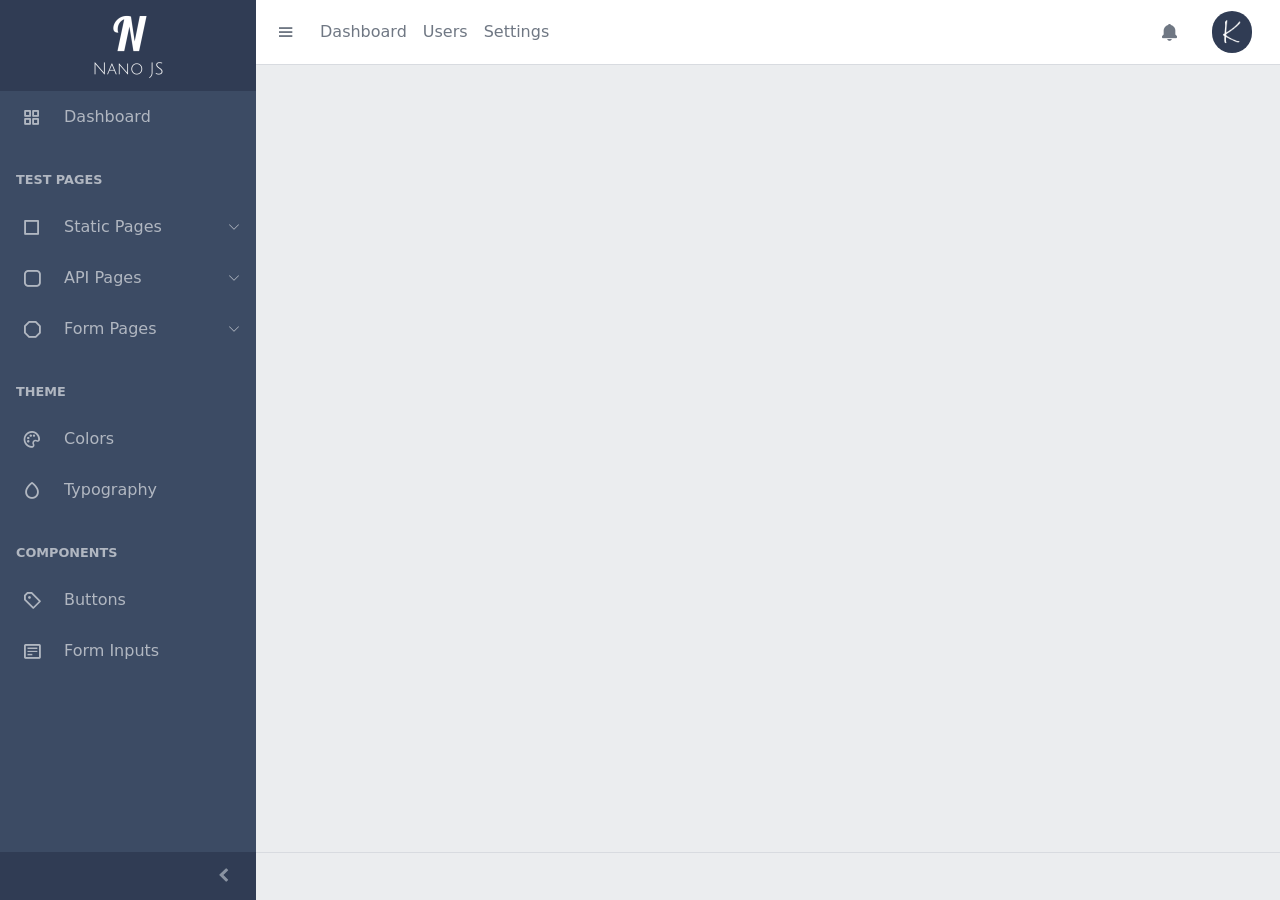
<file: index.html>
<html lang="en">
  <head>
    <meta charset="utf-8" />
    <meta http-equiv="X-UA-Compatible" content="IE=edge" />
    <meta
      name="viewport"
      content="width=device-width, initial-scale=1.0, shrink-to-fit=no"
    />
    <title>Admin | NanoJS</title>
    <link
      href="https://cdn.jsdelivr.net/npm/bootstrap@5.0.2/dist/css/bootstrap.min.css"
      rel="stylesheet"
      integrity="sha384-EVSTQN3/azprG1Anm3QDgpJLIm9Nao0Yz1ztcQTwFspd3yD65VohhpuuCOmLASjC"
      crossorigin="anonymous"
    />
    <link
      href="https://unpkg.com/boxicons@2.1.1/css/boxicons.min.css"
      rel="stylesheet"
    />
    <link href="/assets/global/adminGlobal.css" rel="stylesheet" />
    <link href="/assets/global/adminSimplebar.css" rel="stylesheet" />
  </head>
  <body cz-shortcut-listen="true">
    <div class="sidebar sidebar-dark sidebar-fixed" id="sidebar">
      <div class="sidebar-brand d-none d-md-flex">
        <span class="sidebar-brand-full"
          ><img src="/assets/images/logo.png"
        /></span>
        <span class="sidebar-brand-narrow"
          ><img src="/assets/images/logo2.png"
        /></span>
      </div>
      <ul class="sidebar-nav" data-coreui="navigation" data-simplebar="init">
        <div class="simplebar-wrapper" style="margin: 0px">
          <div class="simplebar-height-auto-observer-wrapper">
            <div class="simplebar-height-auto-observer"></div>
          </div>
          <div class="simplebar-mask">
            <div class="simplebar-offset" style="right: 0px; bottom: 0px">
              <div
                class="simplebar-content-wrapper"
                style="height: 100%; overflow: hidden scroll"
              >
                <div class="simplebar-content" style="padding: 0px">
                  <li class="nav-item">
                    <a class="nav-link" href="#" data-n-linkto="dashboard">
                      <i class="bx bx-grid-alt nav-icon"></i>
                      Dashboard
                    </a>
                  </li>
                  <li class="nav-title">Test Pages</li>
                  <li class="nav-group">
                    <a class="nav-link nav-group-toggle" href="#">
                      <i class="bx bx-square nav-icon"></i>
                      Static Pages
                    </a>
                    <ul class="nav-group-items">
                      <li class="nav-item">
                        <a
                          class="nav-link"
                          href="#"
                          data-n-linkto="testPages_staticTestPage1"
                          data-n-url-page="test_page"
                          data-n-url-meta="1"
                          ><span class="nav-icon"></span> Test Page1</a
                        >
                      </li>
                      <!-- <li class="nav-item">
                        <a
                          class="nav-link"
                          href="#"
                          data-n-linkto="testPages_staticTestPage2"
                          ><span class="nav-icon"></span> Test Page2</a
                        >
                      </li> -->
                    </ul>
                  </li>
                  <li class="nav-group">
                    <a class="nav-link nav-group-toggle" href="#">
                      <i class="bx bx-square-rounded nav-icon"></i>
                      API Pages
                    </a>
                    <ul class="nav-group-items">
                      <li class="nav-item">
                        <a
                          class="nav-link"
                          href="#"
                          data-n-linkto="testPages_apiTestPage1"
                          data-n-url-page="api_page"
                          data-n-url-meta="1"
                          ><span class="nav-icon"></span> Test Page1</a
                        >
                      </li>
                    </ul>
                  </li>
                  <li class="nav-group">
                    <a class="nav-link nav-group-toggle" href="#">
                      <i class="bx bx-polygon nav-icon"></i>
                      Form Pages
                    </a>
                    <ul class="nav-group-items">
                      <li class="nav-item">
                        <a
                          class="nav-link"
                          href="#"
                          data-n-linkto="testPages_basicForm"
                          ><span class="nav-icon"></span> Basic Form</a
                        >
                      </li>
                      <li class="nav-item">
                        <a
                          class="nav-link"
                          href="#"
                          data-n-linkto="testPages_dynamicFieldForm"
                          ><span class="nav-icon"></span> Dynamic Field Form</a
                        >
                      </li>
                    </ul>
                  </li>
                  <li class="nav-title">Theme</li>
                  <li class="nav-item">
                    <a class="nav-link" href="#" data-n-linkto="theme_colors">
                      <i class="bx bx-palette nav-icon"></i>
                      Colors
                    </a>
                  </li>
                  <li class="nav-item">
                    <a
                      class="nav-link"
                      href="#"
                      data-n-linkto="theme_typography"
                    >
                      <i class="bx bx-droplet nav-icon"></i>
                      Typography
                    </a>
                  </li>
                  <li class="nav-title">Components</li>
                  <li class="nav-item">
                    <a
                      class="nav-link"
                      href="#"
                      data-n-linkto="components_buttons"
                    >
                      <i class="bx bx-purchase-tag-alt nav-icon"></i>
                      Buttons
                    </a>
                  </li>
                  <li class="nav-item">
                    <a class="nav-link" href="#" data-n-linkto="">
                      <i class="bx bx-detail nav-icon"></i>
                      Form Inputs
                    </a>
                  </li>
                </div>
              </div>
            </div>
          </div>
          <div
            class="simplebar-placeholder"
            style="width: auto; height: 841px"
          ></div>
        </div>
        <div
          class="simplebar-track simplebar-horizontal"
          style="visibility: hidden"
        >
          <div
            class="simplebar-scrollbar"
            style="width: 0px; display: none"
          ></div>
        </div>
        <div
          class="simplebar-track simplebar-vertical"
          style="visibility: visible"
        >
          <div
            class="simplebar-scrollbar"
            style="
              height: 25px;
              transform: translate3d(0px, 0px, 0px);
              display: block;
            "
          ></div>
        </div>
      </ul>
      <button
        class="sidebar-toggler"
        type="button"
        data-coreui-toggle="unfoldable"
      ></button>
    </div>
    <div class="wrapper d-flex flex-column min-vh-100 bg-light">
      <header class="header header-sticky mb-4">
        <div class="container-fluid">
          <button
            class="header-toggler px-md-0 me-md-3"
            type="button"
            onclick="coreui.Sidebar.getInstance(document.querySelector('#sidebar')).toggle()"
          >
            <i class="bx bx-menu"></i>
          </button>
          <ul class="header-nav d-none d-md-flex">
            <li class="nav-item">
              <a class="nav-link" href="#" data-n-linkto="dashboard"
                >Dashboard</a
              >
            </li>
            <li class="nav-item"><a class="nav-link" href="#">Users</a></li>
            <li class="nav-item"><a class="nav-link" href="#">Settings</a></li>
          </ul>
          <ul class="header-nav ms-auto">
            <li class="nav-item">
              <a class="nav-link" href="#">
                <i class="bx bxs-bell icon icon-lg"></i>
              </a>
            </li>
          </ul>
          <ul class="header-nav ms-3">
            <li class="nav-item dropdown">
              <a
                class="nav-link py-0"
                data-coreui-toggle="dropdown"
                href="#"
                role="button"
                aria-haspopup="true"
                aria-expanded="false"
              >
                <div class="avatar avatar-md">
                  <img
                    class="avatar-img"
                    src="/assets/images/initial.png"
                    alt="test@gmail.com"
                  />
                </div>
              </a>
              <div class="dropdown-menu dropdown-menu-end pt-0">
                <div class="dropdown-header bg-light py-2">
                  <div class="fw-semibold">Account</div>
                </div>
                <a class="dropdown-item" href="#">
                  <i class="bx bx-message icon me-2"></i>
                  Messages<span class="badge badge-sm bg-success ms-2">19</span>
                </a>
                <div class="dropdown-header bg-light py-2">
                  <div class="fw-semibold">Settings</div>
                </div>
                <a class="dropdown-item" href="#">
                  <i class="bx bx-user icon me-2"></i>
                  Profile
                </a>
                <a class="dropdown-item" href="#">
                  <i class="bx bxs-wrench icon me-2"></i>
                  Settings
                </a>
                <div class="dropdown-divider"></div>
                <a class="dropdown-item" href="#">
                  <i class="bx bx-log-out-circle icon me-2"></i>
                  Logout
                </a>
              </div>
            </li>
          </ul>
        </div>
      </header>
      <div class="body flex-grow-1 px-3">
        <!-- Start -->
        <div class="container-lg" data-n-dynamic-element="main"></div>
        <!-- End -->
      </div>
      <footer class="footer"></footer>
    </div>
    <script src="/assets/config.js"></script>
    <script src="/assets/global/adminGlobal.js"></script>
    <!-- Load Page Scripts Here - Start -->
    <script src="/assets/pages/testPages/apiPages/templateAPI.js"></script>
    <!-- Load Page Scripts Here - End -->
    <script src="/assets/global/menuSchema.js"></script>
    <script src="/assets/global/menu.js"></script>
    <script>
      const pageURLAttributes = getPageURLAndQueryParams();
      const pageName = getPageNameByURL(pageURLAttributes.url);
      getPage(pageName, pageURLAttributes.queryParams, true);
    </script>
  </body>
</html>
</file>
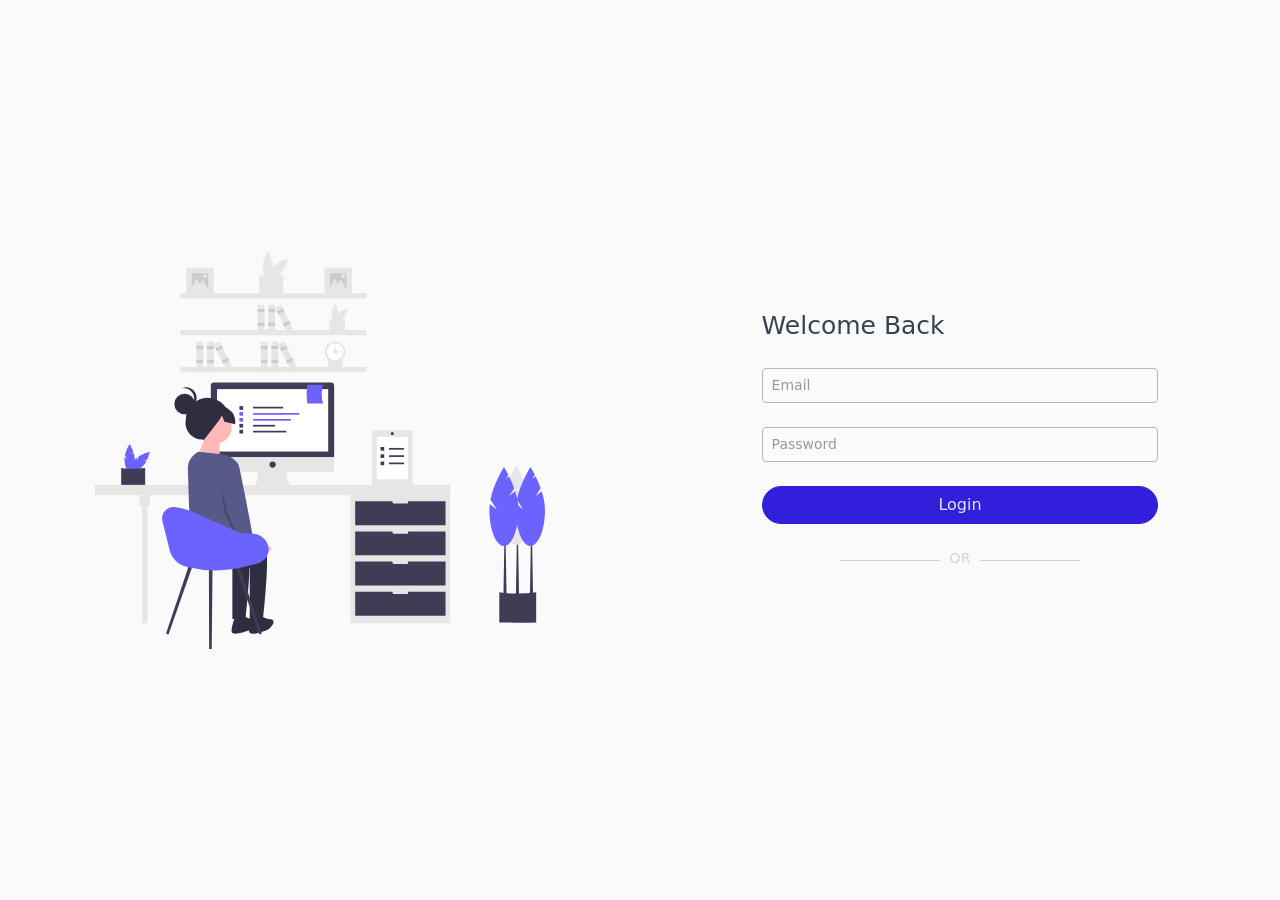
<file: login/index.html>
<html lang="en">
  <head>
    <meta charset="utf-8" />
    <meta http-equiv="X-UA-Compatible" content="IE=edge" />
    <meta
      name="viewport"
      content="width=device-width, initial-scale=1.0, shrink-to-fit=no"
    />
    <meta
      name="google-signin-client_id"
      content="591014728640-ffhuj822gr8k2f92mpk3l8eg4rbhialf.apps.googleusercontent.com"
    />
    <title>NanoJS</title>
    <link
      href="https://cdn.jsdelivr.net/npm/bootstrap@5.0.2/dist/css/bootstrap.min.css"
      rel="stylesheet"
      integrity="sha384-EVSTQN3/azprG1Anm3QDgpJLIm9Nao0Yz1ztcQTwFspd3yD65VohhpuuCOmLASjC"
      crossorigin="anonymous"
    />
    <link
      href="https://unpkg.com/boxicons@2.1.1/css/boxicons.min.css"
      rel="stylesheet"
    />
    <link href="../assets/global/adminGlobal.css" rel="stylesheet" />
    <script src="https://apis.google.com/js/platform.js" async defer></script>
  </head>
  <body>
    <div data-n-dynamic-element="login">
      <div class="container-fluid login-page">
        <div class="row min-vh-100">
          <div
            class="col-md-6 d-flex justify-content-center align-items-center login-page-left"
          >
            <img src="../assets/images/login.svg" />
          </div>
          <div
            class="col-md-6 d-flex justify-content-center align-items-center login-page-right"
          >
            <div class="login-container p-5">
              <p class="login-page-title mb-4">Welcome Back</p>
              <form autocomplete="off">
                <div class="floating-label mb-4">
                  <input
                    class="floating-input form-control"
                    type="text"
                    placeholder=" "
                    name=""
                    autocomplete="off"
                  />
                  <span class="highlight"></span>
                  <label>Email</label>
                </div>
                <div class="floating-label mb-4">
                  <input
                    class="floating-input form-control"
                    type="password"
                    placeholder=" "
                    name=""
                    autocomplete="off"
                  />
                  <span class="highlight"></span>
                  <label>Password</label>
                </div>
                <button
                  class="btn btn-primary rounded-pill w-100"
                  type="submit"
                >
                  Login
                </button>
              </form>
              <div class="mb-4 mt-4 relative or">
                <p>OR</p>
              </div>
              <div class="g-signin2" data-onsuccess="onSignIn"></div>
            </div>
          </div>
        </div>
      </div>
    </div>
    <script>
      function onSignIn(googleUser) {
        var profile = googleUser.getBasicProfile();
        console.log("ID: " + profile.getId()); // Do not send to your backend! Use an ID token instead.
        console.log("Name: " + profile.getName());
        console.log("Image URL: " + profile.getImageUrl());
        console.log("Email: " + profile.getEmail()); // This is null if the 'email' scope is not present.
      }
    </script>
  </body>
</html>
</file>
<file: assets/global/adminGlobal.css>
@charset "UTF-8";
:root {
  --cui-blue: #0d6efd;
  --cui-indigo: #6610f2;
  --cui-purple: #6f42c1;
  --cui-pink: #d63384;
  --cui-red: #dc3545;
  --cui-orange: #fd7e14;
  --cui-yellow: #ffc107;
  --cui-green: #198754;
  --cui-teal: #20c997;
  --cui-cyan: #0dcaf0;
  --cui-white: #fff;
  --cui-gray: #8a93a2;
  --cui-gray-dark: #636f83;
  --cui-primary: #321fdb;
  --cui-secondary: #9da5b1;
  --cui-success: #2eb85c;
  --cui-info: #39f;
  --cui-warning: #f9b115;
  --cui-danger: #e55353;
  --cui-light: #ebedef;
  --cui-dark: #4f5d73;
  --cui-breakpoint-xs: 0;
  --cui-breakpoint-sm: 576px;
  --cui-breakpoint-md: 768px;
  --cui-breakpoint-lg: 992px;
  --cui-breakpoint-xl: 1200px;
  --cui-breakpoint-xxl: 1400px;
  --cui-mobile-breakpoint: md;
  --cui-font-sans-serif: system-ui, -apple-system, "Segoe UI", Roboto,
    "Helvetica Neue", Arial, "Noto Sans", "Liberation Sans", sans-serif,
    "Apple Color Emoji", "Segoe UI Emoji", "Segoe UI Symbol", "Noto Color Emoji";
  --cui-font-monospace: SFMono-Regular, Menlo, Monaco, Consolas,
    "Liberation Mono", "Courier New", monospace;
  --cui-gradient: linear-gradient(
    180deg,
    rgba(255, 255, 255, 0.15),
    rgba(255, 255, 255, 0)
  );
  --cui-body-color: rgba(44, 56, 74, 0.95);
}
*,
*::before,
*::after {
  box-sizing: border-box;
}
@media (prefers-reduced-motion: no-preference) {
  :root {
    scroll-behavior: smooth;
  }
}
body {
  margin: 0;
  font-family: var(--cui-font-sans-serif);
  font-size: var(--cui-font-size-base, 1rem);
  font-weight: 400;
  line-height: 1.5;
  color: var(--cui-body-color, rgba(44, 56, 74, 0.95));
  background-color: var(--cui-body-bg, #fff);
  -webkit-text-size-adjust: 100%;
  -webkit-tap-highlight-color: transparent;
}
hr {
  margin: 1rem 0;
  color: var(--cui-hr-color, inherit);
  background-color: currentColor;
  border: 0;
  opacity: 0.25;
}
hr:not([size]) {
  height: 1px;
}
.vr {
  display: flex;
  flex: 0 0 1px;
  width: 1px;
  padding: 0 !important;
  margin: 0;
  color: var(--cui-vr-color, inherit);
  background-color: currentColor;
  border: 0;
  opacity: 0.25;
}
h6,
.h6,
h5,
.h5,
h4,
.h4,
h3,
.h3,
h2,
.h2,
h1,
.h1 {
  margin-top: 0;
  margin-bottom: 0.5rem;
  font-weight: 500;
  line-height: 1.2;
  color: var(--cui-headings-color, unset);
}
h1,
.h1 {
  font-size: calc(1.375rem + 1.5vw);
}
@media (min-width: 1200px) {
  h1,
  .h1 {
    font-size: 2.5rem;
  }
}
h2,
.h2 {
  font-size: calc(1.325rem + 0.9vw);
}
@media (min-width: 1200px) {
  h2,
  .h2 {
    font-size: 2rem;
  }
}
h3,
.h3 {
  font-size: calc(1.3rem + 0.6vw);
}
@media (min-width: 1200px) {
  h3,
  .h3 {
    font-size: 1.75rem;
  }
}
h4,
.h4 {
  font-size: calc(1.275rem + 0.3vw);
}
@media (min-width: 1200px) {
  h4,
  .h4 {
    font-size: 1.5rem;
  }
}
h5,
.h5 {
  font-size: 1.25rem;
}
h6,
.h6 {
  font-size: 1rem;
}
p {
  margin-top: 0;
  margin-bottom: 1rem;
}
abbr[title],
abbr[data-coreui-original-title] {
  -webkit-text-decoration: underline dotted;
  text-decoration: underline dotted;
  cursor: help;
  -webkit-text-decoration-skip-ink: none;
  text-decoration-skip-ink: none;
}
address {
  margin-bottom: 1rem;
  font-style: normal;
  line-height: inherit;
}
ol,
ul,
dl {
  margin-top: 0;
  margin-bottom: 1rem;
}
ol ol,
ul ul,
ol ul,
ul ol {
  margin-bottom: 0;
}
dt {
  font-weight: 700;
}
dd {
  margin-bottom: 0.5rem;
}
html:not([dir="rtl"]) dd {
  margin-left: 0;
}
*[dir="rtl"] dd {
  margin-right: 0;
}
blockquote {
  margin: 0 0 1rem;
}
b,
strong {
  font-weight: bolder;
}
small,
.small {
  font-size: 0.875em;
}
mark,
.mark {
  padding: 0.2em;
  background-color: var(--cui-mark-bg, #fcf8e3);
}
sub,
sup {
  position: relative;
  font-size: 0.75em;
  line-height: 0;
  vertical-align: baseline;
}
sub {
  bottom: -0.25em;
}
sup {
  top: -0.5em;
}
a {
  color: var(--cui-link-color, #321fdb);
  text-decoration: underline;
}
a:hover {
  color: var(--cui-link-hover-color, #2819af);
}
a:not([href]):not([class]),
a:not([href]):not([class]):hover {
  color: inherit;
  text-decoration: none;
}
pre,
code,
kbd,
samp {
  font-family: var(--cui-font-monospace);
  font-size: 1em;
  direction: ltr;
  unicode-bidi: bidi-override;
}
pre {
  display: block;
  margin-top: 0;
  margin-bottom: 1rem;
  overflow: auto;
  font-size: 0.875em;
  color: var(--cui-pre-color, unset);
}
pre code {
  font-size: inherit;
  color: inherit;
  word-break: normal;
}
code {
  font-size: 0.875em;
  color: var(--cui-code-color, #d63384);
  word-wrap: break-word;
}
a > code {
  color: inherit;
}
kbd {
  padding: 0.2rem 0.4rem;
  font-size: 0.875em;
  color: var(--cui-kbd-color, rgba(255, 255, 255, 0.87));
  background-color: var(--cui-kbd-bg, #4f5d73);
  border-radius: 0.2rem;
}
kbd kbd {
  padding: 0;
  font-size: 1em;
  font-weight: 700;
}
figure {
  margin: 0 0 1rem;
}
img,
svg {
  vertical-align: middle;
}
table {
  caption-side: bottom;
  border-collapse: collapse;
}
caption {
  padding-top: 0.5rem;
  padding-bottom: 0.5rem;
  color: var(--cui-table-caption-color, rgba(44, 56, 74, 0.38));
  text-align: left;
}
th {
  font-weight: 600;
  text-align: inherit;
  text-align: -webkit-match-parent;
}
thead,
tbody,
tfoot,
tr,
td,
th {
  border-color: inherit;
  border-style: solid;
  border-width: 0;
}
label {
  display: inline-block;
}
button {
  border-radius: 0;
}
button:focus:not(:focus-visible) {
  outline: 0;
}
input,
button,
select,
optgroup,
textarea {
  margin: 0;
  font-family: inherit;
  font-size: inherit;
  line-height: inherit;
}
button,
select {
  text-transform: none;
}
[role="button"] {
  cursor: pointer;
}
select {
  word-wrap: normal;
}
select:disabled {
  opacity: 1;
}
[list]::-webkit-calendar-picker-indicator {
  display: none;
}
button,
[type="button"],
[type="reset"],
[type="submit"] {
  -webkit-appearance: button;
}
button:not(:disabled),
[type="button"]:not(:disabled),
[type="reset"]:not(:disabled),
[type="submit"]:not(:disabled) {
  cursor: pointer;
}
::-moz-focus-inner {
  padding: 0;
  border-style: none;
}
textarea {
  resize: vertical;
}
fieldset {
  min-width: 0;
  padding: 0;
  margin: 0;
  border: 0;
}
legend {
  width: 100%;
  padding: 0;
  margin-bottom: 0.5rem;
  font-size: calc(1.275rem + 0.3vw);
  line-height: inherit;
}
html:not([dir="rtl"]) legend {
  float: left;
}
*[dir="rtl"] legend {
  float: right;
}
@media (min-width: 1200px) {
  legend {
    font-size: 1.5rem;
  }
}
legend + * {
  clear: left;
}
::-webkit-datetime-edit-fields-wrapper,
::-webkit-datetime-edit-text,
::-webkit-datetime-edit-minute,
::-webkit-datetime-edit-hour-field,
::-webkit-datetime-edit-day-field,
::-webkit-datetime-edit-month-field,
::-webkit-datetime-edit-year-field {
  padding: 0;
}
::-webkit-inner-spin-button {
  height: auto;
}
[type="search"] {
  outline-offset: -2px;
  -webkit-appearance: textfield;
}
*[dir="rtl"] [type="tel"],
*[dir="rtl"] [type="url"],
*[dir="rtl"] [type="email"],
*[dir="rtl"] [type="number"] {
  direction: ltr;
}
::-webkit-search-decoration {
  -webkit-appearance: none;
}
::-webkit-color-swatch-wrapper {
  padding: 0;
}
::-webkit-file-upload-button {
  font: inherit;
}
::file-selector-button {
  font: inherit;
}
::-webkit-file-upload-button {
  font: inherit;
  -webkit-appearance: button;
}
output {
  display: inline-block;
}
iframe {
  border: 0;
}
summary {
  display: list-item;
  cursor: pointer;
}
progress {
  vertical-align: baseline;
}
[hidden] {
  display: none !important;
}
.lead {
  font-size: 1.25rem;
  font-weight: 300;
}
.display-1 {
  font-size: calc(1.625rem + 4.5vw);
  font-weight: 300;
  line-height: 1.2;
}
@media (min-width: 1200px) {
  .display-1 {
    font-size: 5rem;
  }
}
.display-2 {
  font-size: calc(1.575rem + 3.9vw);
  font-weight: 300;
  line-height: 1.2;
}
@media (min-width: 1200px) {
  .display-2 {
    font-size: 4.5rem;
  }
}
.display-3 {
  font-size: calc(1.525rem + 3.3vw);
  font-weight: 300;
  line-height: 1.2;
}
@media (min-width: 1200px) {
  .display-3 {
    font-size: 4rem;
  }
}
.display-4 {
  font-size: calc(1.475rem + 2.7vw);
  font-weight: 300;
  line-height: 1.2;
}
@media (min-width: 1200px) {
  .display-4 {
    font-size: 3.5rem;
  }
}
.display-5 {
  font-size: calc(1.425rem + 2.1vw);
  font-weight: 300;
  line-height: 1.2;
}
@media (min-width: 1200px) {
  .display-5 {
    font-size: 3rem;
  }
}
.display-6 {
  font-size: calc(1.375rem + 1.5vw);
  font-weight: 300;
  line-height: 1.2;
}
@media (min-width: 1200px) {
  .display-6 {
    font-size: 2.5rem;
  }
}
.list-unstyled {
  list-style: none;
}
html:not([dir="rtl"]) .list-unstyled {
  padding-left: 0;
}
*[dir="rtl"] .list-unstyled {
  padding-right: 0;
}
.list-inline {
  list-style: none;
}
html:not([dir="rtl"]) .list-inline {
  padding-left: 0;
}
*[dir="rtl"] .list-inline {
  padding-right: 0;
}
.list-inline-item {
  display: inline-block;
}
html:not([dir="rtl"]) .list-inline-item:not(:last-child) {
  margin-right: 0.5rem;
}
*[dir="rtl"] .list-inline-item:not(:last-child) {
  margin-left: 0.5rem;
}
.initialism {
  font-size: 0.875em;
  text-transform: uppercase;
}
.blockquote {
  margin-bottom: 1rem;
  font-size: 1.25rem;
}
.blockquote > :last-child {
  margin-bottom: 0;
}
.blockquote-footer {
  margin-top: -1rem;
  margin-bottom: 1rem;
  font-size: 0.875em;
  color: #8a93a2;
}
.blockquote-footer::before {
  content: "— ";
}
.img-fluid {
  max-width: 100%;
  height: auto;
}
.img-thumbnail {
  padding: 0.25rem;
  background-color: var(--cui-thumbnail-bg, #fff);
  border: 1px solid var(--cui-thumbnail-border-color, #c4c9d0);
  border-radius: 0.25rem;
  max-width: 100%;
  height: auto;
}
.figure {
  display: inline-block;
}
.figure-img {
  margin-bottom: 0.5rem;
  line-height: 1;
}
.figure-caption {
  font-size: 0.875em;
  color: var(--cui-figure-caption-color, #8a93a2);
}
.container,
.container-fluid,
.container-xxl,
.container-xl,
.container-lg,
.container-md,
.container-sm {
  width: 100%;
  padding-right: var(--cui-gutter-x, 0.75rem);
  padding-left: var(--cui-gutter-x, 0.75rem);
  margin-right: auto;
  margin-left: auto;
}
@media (min-width: 576px) {
  .container-sm,
  .container {
    max-width: 540px;
  }
}
@media (min-width: 768px) {
  .container-md,
  .container-sm,
  .container {
    max-width: 720px;
  }
}
@media (min-width: 992px) {
  .container-lg,
  .container-md,
  .container-sm,
  .container {
    max-width: 960px;
  }
}
@media (min-width: 1200px) {
  .container-xl,
  .container-lg,
  .container-md,
  .container-sm,
  .container {
    max-width: 1140px;
  }
}
@media (min-width: 1400px) {
  .container-xxl,
  .container-xl,
  .container-lg,
  .container-md,
  .container-sm,
  .container {
    max-width: 1320px;
  }
}
.row {
  --cui-gutter-x: 1.5rem;
  --cui-gutter-y: 0;
  display: flex;
  flex-wrap: wrap;
  margin-top: calc(-1 * var(--cui-gutter-y));
  margin-right: calc(-0.5 * var(--cui-gutter-x));
  margin-left: calc(-0.5 * var(--cui-gutter-x));
}
.row > * {
  flex-shrink: 0;
  width: 100%;
  max-width: 100%;
  padding-right: calc(var(--cui-gutter-x) * 0.5);
  padding-left: calc(var(--cui-gutter-x) * 0.5);
  margin-top: var(--cui-gutter-y);
}
.col {
  flex: 1 0 0%;
}
.row-cols-auto > * {
  flex: 0 0 auto;
  width: auto;
}
.row-cols-1 > * {
  flex: 0 0 auto;
  width: 100%;
}
.row-cols-2 > * {
  flex: 0 0 auto;
  width: 50%;
}
.row-cols-3 > * {
  flex: 0 0 auto;
  width: 33.3333333333%;
}
.row-cols-4 > * {
  flex: 0 0 auto;
  width: 25%;
}
.row-cols-5 > * {
  flex: 0 0 auto;
  width: 20%;
}
.row-cols-6 > * {
  flex: 0 0 auto;
  width: 16.6666666667%;
}
@media (min-width: 576px) {
  .col-sm {
    flex: 1 0 0%;
  }
  .row-cols-sm-auto > * {
    flex: 0 0 auto;
    width: auto;
  }
  .row-cols-sm-1 > * {
    flex: 0 0 auto;
    width: 100%;
  }
  .row-cols-sm-2 > * {
    flex: 0 0 auto;
    width: 50%;
  }
  .row-cols-sm-3 > * {
    flex: 0 0 auto;
    width: 33.3333333333%;
  }
  .row-cols-sm-4 > * {
    flex: 0 0 auto;
    width: 25%;
  }
  .row-cols-sm-5 > * {
    flex: 0 0 auto;
    width: 20%;
  }
  .row-cols-sm-6 > * {
    flex: 0 0 auto;
    width: 16.6666666667%;
  }
}
@media (min-width: 768px) {
  .col-md {
    flex: 1 0 0%;
  }
  .row-cols-md-auto > * {
    flex: 0 0 auto;
    width: auto;
  }
  .row-cols-md-1 > * {
    flex: 0 0 auto;
    width: 100%;
  }
  .row-cols-md-2 > * {
    flex: 0 0 auto;
    width: 50%;
  }
  .row-cols-md-3 > * {
    flex: 0 0 auto;
    width: 33.3333333333%;
  }
  .row-cols-md-4 > * {
    flex: 0 0 auto;
    width: 25%;
  }
  .row-cols-md-5 > * {
    flex: 0 0 auto;
    width: 20%;
  }
  .row-cols-md-6 > * {
    flex: 0 0 auto;
    width: 16.6666666667%;
  }
}
@media (min-width: 992px) {
  .col-lg {
    flex: 1 0 0%;
  }
  .row-cols-lg-auto > * {
    flex: 0 0 auto;
    width: auto;
  }
  .row-cols-lg-1 > * {
    flex: 0 0 auto;
    width: 100%;
  }
  .row-cols-lg-2 > * {
    flex: 0 0 auto;
    width: 50%;
  }
  .row-cols-lg-3 > * {
    flex: 0 0 auto;
    width: 33.3333333333%;
  }
  .row-cols-lg-4 > * {
    flex: 0 0 auto;
    width: 25%;
  }
  .row-cols-lg-5 > * {
    flex: 0 0 auto;
    width: 20%;
  }
  .row-cols-lg-6 > * {
    flex: 0 0 auto;
    width: 16.6666666667%;
  }
}
@media (min-width: 1200px) {
  .col-xl {
    flex: 1 0 0%;
  }
  .row-cols-xl-auto > * {
    flex: 0 0 auto;
    width: auto;
  }
  .row-cols-xl-1 > * {
    flex: 0 0 auto;
    width: 100%;
  }
  .row-cols-xl-2 > * {
    flex: 0 0 auto;
    width: 50%;
  }
  .row-cols-xl-3 > * {
    flex: 0 0 auto;
    width: 33.3333333333%;
  }
  .row-cols-xl-4 > * {
    flex: 0 0 auto;
    width: 25%;
  }
  .row-cols-xl-5 > * {
    flex: 0 0 auto;
    width: 20%;
  }
  .row-cols-xl-6 > * {
    flex: 0 0 auto;
    width: 16.6666666667%;
  }
}
@media (min-width: 1400px) {
  .col-xxl {
    flex: 1 0 0%;
  }
  .row-cols-xxl-auto > * {
    flex: 0 0 auto;
    width: auto;
  }
  .row-cols-xxl-1 > * {
    flex: 0 0 auto;
    width: 100%;
  }
  .row-cols-xxl-2 > * {
    flex: 0 0 auto;
    width: 50%;
  }
  .row-cols-xxl-3 > * {
    flex: 0 0 auto;
    width: 33.3333333333%;
  }
  .row-cols-xxl-4 > * {
    flex: 0 0 auto;
    width: 25%;
  }
  .row-cols-xxl-5 > * {
    flex: 0 0 auto;
    width: 20%;
  }
  .row-cols-xxl-6 > * {
    flex: 0 0 auto;
    width: 16.6666666667%;
  }
}
.col-auto {
  flex: 0 0 auto;
  width: auto;
}
.col-1 {
  flex: 0 0 auto;
  width: 8.33333333%;
}
.col-2 {
  flex: 0 0 auto;
  width: 16.66666667%;
}
.col-3 {
  flex: 0 0 auto;
  width: 25%;
}
.col-4 {
  flex: 0 0 auto;
  width: 33.33333333%;
}
.col-5 {
  flex: 0 0 auto;
  width: 41.66666667%;
}
.col-6 {
  flex: 0 0 auto;
  width: 50%;
}
.col-7 {
  flex: 0 0 auto;
  width: 58.33333333%;
}
.col-8 {
  flex: 0 0 auto;
  width: 66.66666667%;
}
.col-9 {
  flex: 0 0 auto;
  width: 75%;
}
.col-10 {
  flex: 0 0 auto;
  width: 83.33333333%;
}
.col-11 {
  flex: 0 0 auto;
  width: 91.66666667%;
}
.col-12 {
  flex: 0 0 auto;
  width: 100%;
}
html:not([dir="rtl"]) .offset-1 {
  margin-left: 8.33333333%;
}
*[dir="rtl"] .offset-1 {
  margin-right: 8.33333333%;
}
html:not([dir="rtl"]) .offset-2 {
  margin-left: 16.66666667%;
}
*[dir="rtl"] .offset-2 {
  margin-right: 16.66666667%;
}
html:not([dir="rtl"]) .offset-3 {
  margin-left: 25%;
}
*[dir="rtl"] .offset-3 {
  margin-right: 25%;
}
html:not([dir="rtl"]) .offset-4 {
  margin-left: 33.33333333%;
}
*[dir="rtl"] .offset-4 {
  margin-right: 33.33333333%;
}
html:not([dir="rtl"]) .offset-5 {
  margin-left: 41.66666667%;
}
*[dir="rtl"] .offset-5 {
  margin-right: 41.66666667%;
}
html:not([dir="rtl"]) .offset-6 {
  margin-left: 50%;
}
*[dir="rtl"] .offset-6 {
  margin-right: 50%;
}
html:not([dir="rtl"]) .offset-7 {
  margin-left: 58.33333333%;
}
*[dir="rtl"] .offset-7 {
  margin-right: 58.33333333%;
}
html:not([dir="rtl"]) .offset-8 {
  margin-left: 66.66666667%;
}
*[dir="rtl"] .offset-8 {
  margin-right: 66.66666667%;
}
html:not([dir="rtl"]) .offset-9 {
  margin-left: 75%;
}
*[dir="rtl"] .offset-9 {
  margin-right: 75%;
}
html:not([dir="rtl"]) .offset-10 {
  margin-left: 83.33333333%;
}
*[dir="rtl"] .offset-10 {
  margin-right: 83.33333333%;
}
html:not([dir="rtl"]) .offset-11 {
  margin-left: 91.66666667%;
}
*[dir="rtl"] .offset-11 {
  margin-right: 91.66666667%;
}
.g-0,
.gx-0 {
  --cui-gutter-x: 0;
}
.g-0,
.gy-0 {
  --cui-gutter-y: 0;
}
.g-1,
.gx-1 {
  --cui-gutter-x: 0.25rem;
}
.g-1,
.gy-1 {
  --cui-gutter-y: 0.25rem;
}
.g-2,
.gx-2 {
  --cui-gutter-x: 0.5rem;
}
.g-2,
.gy-2 {
  --cui-gutter-y: 0.5rem;
}
.g-3,
.gx-3 {
  --cui-gutter-x: 1rem;
}
.g-3,
.gy-3 {
  --cui-gutter-y: 1rem;
}
.g-4,
.gx-4 {
  --cui-gutter-x: 1.5rem;
}
.g-4,
.gy-4 {
  --cui-gutter-y: 1.5rem;
}
.g-5,
.gx-5 {
  --cui-gutter-x: 3rem;
}
.g-5,
.gy-5 {
  --cui-gutter-y: 3rem;
}
@media (min-width: 576px) {
  .col-sm-auto {
    flex: 0 0 auto;
    width: auto;
  }
  .col-sm-1 {
    flex: 0 0 auto;
    width: 8.33333333%;
  }
  .col-sm-2 {
    flex: 0 0 auto;
    width: 16.66666667%;
  }
  .col-sm-3 {
    flex: 0 0 auto;
    width: 25%;
  }
  .col-sm-4 {
    flex: 0 0 auto;
    width: 33.33333333%;
  }
  .col-sm-5 {
    flex: 0 0 auto;
    width: 41.66666667%;
  }
  .col-sm-6 {
    flex: 0 0 auto;
    width: 50%;
  }
  .col-sm-7 {
    flex: 0 0 auto;
    width: 58.33333333%;
  }
  .col-sm-8 {
    flex: 0 0 auto;
    width: 66.66666667%;
  }
  .col-sm-9 {
    flex: 0 0 auto;
    width: 75%;
  }
  .col-sm-10 {
    flex: 0 0 auto;
    width: 83.33333333%;
  }
  .col-sm-11 {
    flex: 0 0 auto;
    width: 91.66666667%;
  }
  .col-sm-12 {
    flex: 0 0 auto;
    width: 100%;
  }
  html:not([dir="rtl"]) .offset-sm-0 {
    margin-left: 0;
  }
  *[dir="rtl"] .offset-sm-0 {
    margin-right: 0;
  }
  html:not([dir="rtl"]) .offset-sm-1 {
    margin-left: 8.33333333%;
  }
  *[dir="rtl"] .offset-sm-1 {
    margin-right: 8.33333333%;
  }
  html:not([dir="rtl"]) .offset-sm-2 {
    margin-left: 16.66666667%;
  }
  *[dir="rtl"] .offset-sm-2 {
    margin-right: 16.66666667%;
  }
  html:not([dir="rtl"]) .offset-sm-3 {
    margin-left: 25%;
  }
  *[dir="rtl"] .offset-sm-3 {
    margin-right: 25%;
  }
  html:not([dir="rtl"]) .offset-sm-4 {
    margin-left: 33.33333333%;
  }
  *[dir="rtl"] .offset-sm-4 {
    margin-right: 33.33333333%;
  }
  html:not([dir="rtl"]) .offset-sm-5 {
    margin-left: 41.66666667%;
  }
  *[dir="rtl"] .offset-sm-5 {
    margin-right: 41.66666667%;
  }
  html:not([dir="rtl"]) .offset-sm-6 {
    margin-left: 50%;
  }
  *[dir="rtl"] .offset-sm-6 {
    margin-right: 50%;
  }
  html:not([dir="rtl"]) .offset-sm-7 {
    margin-left: 58.33333333%;
  }
  *[dir="rtl"] .offset-sm-7 {
    margin-right: 58.33333333%;
  }
  html:not([dir="rtl"]) .offset-sm-8 {
    margin-left: 66.66666667%;
  }
  *[dir="rtl"] .offset-sm-8 {
    margin-right: 66.66666667%;
  }
  html:not([dir="rtl"]) .offset-sm-9 {
    margin-left: 75%;
  }
  *[dir="rtl"] .offset-sm-9 {
    margin-right: 75%;
  }
  html:not([dir="rtl"]) .offset-sm-10 {
    margin-left: 83.33333333%;
  }
  *[dir="rtl"] .offset-sm-10 {
    margin-right: 83.33333333%;
  }
  html:not([dir="rtl"]) .offset-sm-11 {
    margin-left: 91.66666667%;
  }
  *[dir="rtl"] .offset-sm-11 {
    margin-right: 91.66666667%;
  }
  .g-sm-0,
  .gx-sm-0 {
    --cui-gutter-x: 0;
  }
  .g-sm-0,
  .gy-sm-0 {
    --cui-gutter-y: 0;
  }
  .g-sm-1,
  .gx-sm-1 {
    --cui-gutter-x: 0.25rem;
  }
  .g-sm-1,
  .gy-sm-1 {
    --cui-gutter-y: 0.25rem;
  }
  .g-sm-2,
  .gx-sm-2 {
    --cui-gutter-x: 0.5rem;
  }
  .g-sm-2,
  .gy-sm-2 {
    --cui-gutter-y: 0.5rem;
  }
  .g-sm-3,
  .gx-sm-3 {
    --cui-gutter-x: 1rem;
  }
  .g-sm-3,
  .gy-sm-3 {
    --cui-gutter-y: 1rem;
  }
  .g-sm-4,
  .gx-sm-4 {
    --cui-gutter-x: 1.5rem;
  }
  .g-sm-4,
  .gy-sm-4 {
    --cui-gutter-y: 1.5rem;
  }
  .g-sm-5,
  .gx-sm-5 {
    --cui-gutter-x: 3rem;
  }
  .g-sm-5,
  .gy-sm-5 {
    --cui-gutter-y: 3rem;
  }
}
@media (min-width: 768px) {
  .col-md-auto {
    flex: 0 0 auto;
    width: auto;
  }
  .col-md-1 {
    flex: 0 0 auto;
    width: 8.33333333%;
  }
  .col-md-2 {
    flex: 0 0 auto;
    width: 16.66666667%;
  }
  .col-md-3 {
    flex: 0 0 auto;
    width: 25%;
  }
  .col-md-4 {
    flex: 0 0 auto;
    width: 33.33333333%;
  }
  .col-md-5 {
    flex: 0 0 auto;
    width: 41.66666667%;
  }
  .col-md-6 {
    flex: 0 0 auto;
    width: 50%;
  }
  .col-md-7 {
    flex: 0 0 auto;
    width: 58.33333333%;
  }
  .col-md-8 {
    flex: 0 0 auto;
    width: 66.66666667%;
  }
  .col-md-9 {
    flex: 0 0 auto;
    width: 75%;
  }
  .col-md-10 {
    flex: 0 0 auto;
    width: 83.33333333%;
  }
  .col-md-11 {
    flex: 0 0 auto;
    width: 91.66666667%;
  }
  .col-md-12 {
    flex: 0 0 auto;
    width: 100%;
  }
  html:not([dir="rtl"]) .offset-md-0 {
    margin-left: 0;
  }
  *[dir="rtl"] .offset-md-0 {
    margin-right: 0;
  }
  html:not([dir="rtl"]) .offset-md-1 {
    margin-left: 8.33333333%;
  }
  *[dir="rtl"] .offset-md-1 {
    margin-right: 8.33333333%;
  }
  html:not([dir="rtl"]) .offset-md-2 {
    margin-left: 16.66666667%;
  }
  *[dir="rtl"] .offset-md-2 {
    margin-right: 16.66666667%;
  }
  html:not([dir="rtl"]) .offset-md-3 {
    margin-left: 25%;
  }
  *[dir="rtl"] .offset-md-3 {
    margin-right: 25%;
  }
  html:not([dir="rtl"]) .offset-md-4 {
    margin-left: 33.33333333%;
  }
  *[dir="rtl"] .offset-md-4 {
    margin-right: 33.33333333%;
  }
  html:not([dir="rtl"]) .offset-md-5 {
    margin-left: 41.66666667%;
  }
  *[dir="rtl"] .offset-md-5 {
    margin-right: 41.66666667%;
  }
  html:not([dir="rtl"]) .offset-md-6 {
    margin-left: 50%;
  }
  *[dir="rtl"] .offset-md-6 {
    margin-right: 50%;
  }
  html:not([dir="rtl"]) .offset-md-7 {
    margin-left: 58.33333333%;
  }
  *[dir="rtl"] .offset-md-7 {
    margin-right: 58.33333333%;
  }
  html:not([dir="rtl"]) .offset-md-8 {
    margin-left: 66.66666667%;
  }
  *[dir="rtl"] .offset-md-8 {
    margin-right: 66.66666667%;
  }
  html:not([dir="rtl"]) .offset-md-9 {
    margin-left: 75%;
  }
  *[dir="rtl"] .offset-md-9 {
    margin-right: 75%;
  }
  html:not([dir="rtl"]) .offset-md-10 {
    margin-left: 83.33333333%;
  }
  *[dir="rtl"] .offset-md-10 {
    margin-right: 83.33333333%;
  }
  html:not([dir="rtl"]) .offset-md-11 {
    margin-left: 91.66666667%;
  }
  *[dir="rtl"] .offset-md-11 {
    margin-right: 91.66666667%;
  }
  .g-md-0,
  .gx-md-0 {
    --cui-gutter-x: 0;
  }
  .g-md-0,
  .gy-md-0 {
    --cui-gutter-y: 0;
  }
  .g-md-1,
  .gx-md-1 {
    --cui-gutter-x: 0.25rem;
  }
  .g-md-1,
  .gy-md-1 {
    --cui-gutter-y: 0.25rem;
  }
  .g-md-2,
  .gx-md-2 {
    --cui-gutter-x: 0.5rem;
  }
  .g-md-2,
  .gy-md-2 {
    --cui-gutter-y: 0.5rem;
  }
  .g-md-3,
  .gx-md-3 {
    --cui-gutter-x: 1rem;
  }
  .g-md-3,
  .gy-md-3 {
    --cui-gutter-y: 1rem;
  }
  .g-md-4,
  .gx-md-4 {
    --cui-gutter-x: 1.5rem;
  }
  .g-md-4,
  .gy-md-4 {
    --cui-gutter-y: 1.5rem;
  }
  .g-md-5,
  .gx-md-5 {
    --cui-gutter-x: 3rem;
  }
  .g-md-5,
  .gy-md-5 {
    --cui-gutter-y: 3rem;
  }
}
@media (min-width: 992px) {
  .col-lg-auto {
    flex: 0 0 auto;
    width: auto;
  }
  .col-lg-1 {
    flex: 0 0 auto;
    width: 8.33333333%;
  }
  .col-lg-2 {
    flex: 0 0 auto;
    width: 16.66666667%;
  }
  .col-lg-3 {
    flex: 0 0 auto;
    width: 25%;
  }
  .col-lg-4 {
    flex: 0 0 auto;
    width: 33.33333333%;
  }
  .col-lg-5 {
    flex: 0 0 auto;
    width: 41.66666667%;
  }
  .col-lg-6 {
    flex: 0 0 auto;
    width: 50%;
  }
  .col-lg-7 {
    flex: 0 0 auto;
    width: 58.33333333%;
  }
  .col-lg-8 {
    flex: 0 0 auto;
    width: 66.66666667%;
  }
  .col-lg-9 {
    flex: 0 0 auto;
    width: 75%;
  }
  .col-lg-10 {
    flex: 0 0 auto;
    width: 83.33333333%;
  }
  .col-lg-11 {
    flex: 0 0 auto;
    width: 91.66666667%;
  }
  .col-lg-12 {
    flex: 0 0 auto;
    width: 100%;
  }
  html:not([dir="rtl"]) .offset-lg-0 {
    margin-left: 0;
  }
  *[dir="rtl"] .offset-lg-0 {
    margin-right: 0;
  }
  html:not([dir="rtl"]) .offset-lg-1 {
    margin-left: 8.33333333%;
  }
  *[dir="rtl"] .offset-lg-1 {
    margin-right: 8.33333333%;
  }
  html:not([dir="rtl"]) .offset-lg-2 {
    margin-left: 16.66666667%;
  }
  *[dir="rtl"] .offset-lg-2 {
    margin-right: 16.66666667%;
  }
  html:not([dir="rtl"]) .offset-lg-3 {
    margin-left: 25%;
  }
  *[dir="rtl"] .offset-lg-3 {
    margin-right: 25%;
  }
  html:not([dir="rtl"]) .offset-lg-4 {
    margin-left: 33.33333333%;
  }
  *[dir="rtl"] .offset-lg-4 {
    margin-right: 33.33333333%;
  }
  html:not([dir="rtl"]) .offset-lg-5 {
    margin-left: 41.66666667%;
  }
  *[dir="rtl"] .offset-lg-5 {
    margin-right: 41.66666667%;
  }
  html:not([dir="rtl"]) .offset-lg-6 {
    margin-left: 50%;
  }
  *[dir="rtl"] .offset-lg-6 {
    margin-right: 50%;
  }
  html:not([dir="rtl"]) .offset-lg-7 {
    margin-left: 58.33333333%;
  }
  *[dir="rtl"] .offset-lg-7 {
    margin-right: 58.33333333%;
  }
  html:not([dir="rtl"]) .offset-lg-8 {
    margin-left: 66.66666667%;
  }
  *[dir="rtl"] .offset-lg-8 {
    margin-right: 66.66666667%;
  }
  html:not([dir="rtl"]) .offset-lg-9 {
    margin-left: 75%;
  }
  *[dir="rtl"] .offset-lg-9 {
    margin-right: 75%;
  }
  html:not([dir="rtl"]) .offset-lg-10 {
    margin-left: 83.33333333%;
  }
  *[dir="rtl"] .offset-lg-10 {
    margin-right: 83.33333333%;
  }
  html:not([dir="rtl"]) .offset-lg-11 {
    margin-left: 91.66666667%;
  }
  *[dir="rtl"] .offset-lg-11 {
    margin-right: 91.66666667%;
  }
  .g-lg-0,
  .gx-lg-0 {
    --cui-gutter-x: 0;
  }
  .g-lg-0,
  .gy-lg-0 {
    --cui-gutter-y: 0;
  }
  .g-lg-1,
  .gx-lg-1 {
    --cui-gutter-x: 0.25rem;
  }
  .g-lg-1,
  .gy-lg-1 {
    --cui-gutter-y: 0.25rem;
  }
  .g-lg-2,
  .gx-lg-2 {
    --cui-gutter-x: 0.5rem;
  }
  .g-lg-2,
  .gy-lg-2 {
    --cui-gutter-y: 0.5rem;
  }
  .g-lg-3,
  .gx-lg-3 {
    --cui-gutter-x: 1rem;
  }
  .g-lg-3,
  .gy-lg-3 {
    --cui-gutter-y: 1rem;
  }
  .g-lg-4,
  .gx-lg-4 {
    --cui-gutter-x: 1.5rem;
  }
  .g-lg-4,
  .gy-lg-4 {
    --cui-gutter-y: 1.5rem;
  }
  .g-lg-5,
  .gx-lg-5 {
    --cui-gutter-x: 3rem;
  }
  .g-lg-5,
  .gy-lg-5 {
    --cui-gutter-y: 3rem;
  }
}
@media (min-width: 1200px) {
  .col-xl-auto {
    flex: 0 0 auto;
    width: auto;
  }
  .col-xl-1 {
    flex: 0 0 auto;
    width: 8.33333333%;
  }
  .col-xl-2 {
    flex: 0 0 auto;
    width: 16.66666667%;
  }
  .col-xl-3 {
    flex: 0 0 auto;
    width: 25%;
  }
  .col-xl-4 {
    flex: 0 0 auto;
    width: 33.33333333%;
  }
  .col-xl-5 {
    flex: 0 0 auto;
    width: 41.66666667%;
  }
  .col-xl-6 {
    flex: 0 0 auto;
    width: 50%;
  }
  .col-xl-7 {
    flex: 0 0 auto;
    width: 58.33333333%;
  }
  .col-xl-8 {
    flex: 0 0 auto;
    width: 66.66666667%;
  }
  .col-xl-9 {
    flex: 0 0 auto;
    width: 75%;
  }
  .col-xl-10 {
    flex: 0 0 auto;
    width: 83.33333333%;
  }
  .col-xl-11 {
    flex: 0 0 auto;
    width: 91.66666667%;
  }
  .col-xl-12 {
    flex: 0 0 auto;
    width: 100%;
  }
  html:not([dir="rtl"]) .offset-xl-0 {
    margin-left: 0;
  }
  *[dir="rtl"] .offset-xl-0 {
    margin-right: 0;
  }
  html:not([dir="rtl"]) .offset-xl-1 {
    margin-left: 8.33333333%;
  }
  *[dir="rtl"] .offset-xl-1 {
    margin-right: 8.33333333%;
  }
  html:not([dir="rtl"]) .offset-xl-2 {
    margin-left: 16.66666667%;
  }
  *[dir="rtl"] .offset-xl-2 {
    margin-right: 16.66666667%;
  }
  html:not([dir="rtl"]) .offset-xl-3 {
    margin-left: 25%;
  }
  *[dir="rtl"] .offset-xl-3 {
    margin-right: 25%;
  }
  html:not([dir="rtl"]) .offset-xl-4 {
    margin-left: 33.33333333%;
  }
  *[dir="rtl"] .offset-xl-4 {
    margin-right: 33.33333333%;
  }
  html:not([dir="rtl"]) .offset-xl-5 {
    margin-left: 41.66666667%;
  }
  *[dir="rtl"] .offset-xl-5 {
    margin-right: 41.66666667%;
  }
  html:not([dir="rtl"]) .offset-xl-6 {
    margin-left: 50%;
  }
  *[dir="rtl"] .offset-xl-6 {
    margin-right: 50%;
  }
  html:not([dir="rtl"]) .offset-xl-7 {
    margin-left: 58.33333333%;
  }
  *[dir="rtl"] .offset-xl-7 {
    margin-right: 58.33333333%;
  }
  html:not([dir="rtl"]) .offset-xl-8 {
    margin-left: 66.66666667%;
  }
  *[dir="rtl"] .offset-xl-8 {
    margin-right: 66.66666667%;
  }
  html:not([dir="rtl"]) .offset-xl-9 {
    margin-left: 75%;
  }
  *[dir="rtl"] .offset-xl-9 {
    margin-right: 75%;
  }
  html:not([dir="rtl"]) .offset-xl-10 {
    margin-left: 83.33333333%;
  }
  *[dir="rtl"] .offset-xl-10 {
    margin-right: 83.33333333%;
  }
  html:not([dir="rtl"]) .offset-xl-11 {
    margin-left: 91.66666667%;
  }
  *[dir="rtl"] .offset-xl-11 {
    margin-right: 91.66666667%;
  }
  .g-xl-0,
  .gx-xl-0 {
    --cui-gutter-x: 0;
  }
  .g-xl-0,
  .gy-xl-0 {
    --cui-gutter-y: 0;
  }
  .g-xl-1,
  .gx-xl-1 {
    --cui-gutter-x: 0.25rem;
  }
  .g-xl-1,
  .gy-xl-1 {
    --cui-gutter-y: 0.25rem;
  }
  .g-xl-2,
  .gx-xl-2 {
    --cui-gutter-x: 0.5rem;
  }
  .g-xl-2,
  .gy-xl-2 {
    --cui-gutter-y: 0.5rem;
  }
  .g-xl-3,
  .gx-xl-3 {
    --cui-gutter-x: 1rem;
  }
  .g-xl-3,
  .gy-xl-3 {
    --cui-gutter-y: 1rem;
  }
  .g-xl-4,
  .gx-xl-4 {
    --cui-gutter-x: 1.5rem;
  }
  .g-xl-4,
  .gy-xl-4 {
    --cui-gutter-y: 1.5rem;
  }
  .g-xl-5,
  .gx-xl-5 {
    --cui-gutter-x: 3rem;
  }
  .g-xl-5,
  .gy-xl-5 {
    --cui-gutter-y: 3rem;
  }
}
@media (min-width: 1400px) {
  .col-xxl-auto {
    flex: 0 0 auto;
    width: auto;
  }
  .col-xxl-1 {
    flex: 0 0 auto;
    width: 8.33333333%;
  }
  .col-xxl-2 {
    flex: 0 0 auto;
    width: 16.66666667%;
  }
  .col-xxl-3 {
    flex: 0 0 auto;
    width: 25%;
  }
  .col-xxl-4 {
    flex: 0 0 auto;
    width: 33.33333333%;
  }
  .col-xxl-5 {
    flex: 0 0 auto;
    width: 41.66666667%;
  }
  .col-xxl-6 {
    flex: 0 0 auto;
    width: 50%;
  }
  .col-xxl-7 {
    flex: 0 0 auto;
    width: 58.33333333%;
  }
  .col-xxl-8 {
    flex: 0 0 auto;
    width: 66.66666667%;
  }
  .col-xxl-9 {
    flex: 0 0 auto;
    width: 75%;
  }
  .col-xxl-10 {
    flex: 0 0 auto;
    width: 83.33333333%;
  }
  .col-xxl-11 {
    flex: 0 0 auto;
    width: 91.66666667%;
  }
  .col-xxl-12 {
    flex: 0 0 auto;
    width: 100%;
  }
  html:not([dir="rtl"]) .offset-xxl-0 {
    margin-left: 0;
  }
  *[dir="rtl"] .offset-xxl-0 {
    margin-right: 0;
  }
  html:not([dir="rtl"]) .offset-xxl-1 {
    margin-left: 8.33333333%;
  }
  *[dir="rtl"] .offset-xxl-1 {
    margin-right: 8.33333333%;
  }
  html:not([dir="rtl"]) .offset-xxl-2 {
    margin-left: 16.66666667%;
  }
  *[dir="rtl"] .offset-xxl-2 {
    margin-right: 16.66666667%;
  }
  html:not([dir="rtl"]) .offset-xxl-3 {
    margin-left: 25%;
  }
  *[dir="rtl"] .offset-xxl-3 {
    margin-right: 25%;
  }
  html:not([dir="rtl"]) .offset-xxl-4 {
    margin-left: 33.33333333%;
  }
  *[dir="rtl"] .offset-xxl-4 {
    margin-right: 33.33333333%;
  }
  html:not([dir="rtl"]) .offset-xxl-5 {
    margin-left: 41.66666667%;
  }
  *[dir="rtl"] .offset-xxl-5 {
    margin-right: 41.66666667%;
  }
  html:not([dir="rtl"]) .offset-xxl-6 {
    margin-left: 50%;
  }
  *[dir="rtl"] .offset-xxl-6 {
    margin-right: 50%;
  }
  html:not([dir="rtl"]) .offset-xxl-7 {
    margin-left: 58.33333333%;
  }
  *[dir="rtl"] .offset-xxl-7 {
    margin-right: 58.33333333%;
  }
  html:not([dir="rtl"]) .offset-xxl-8 {
    margin-left: 66.66666667%;
  }
  *[dir="rtl"] .offset-xxl-8 {
    margin-right: 66.66666667%;
  }
  html:not([dir="rtl"]) .offset-xxl-9 {
    margin-left: 75%;
  }
  *[dir="rtl"] .offset-xxl-9 {
    margin-right: 75%;
  }
  html:not([dir="rtl"]) .offset-xxl-10 {
    margin-left: 83.33333333%;
  }
  *[dir="rtl"] .offset-xxl-10 {
    margin-right: 83.33333333%;
  }
  html:not([dir="rtl"]) .offset-xxl-11 {
    margin-left: 91.66666667%;
  }
  *[dir="rtl"] .offset-xxl-11 {
    margin-right: 91.66666667%;
  }
  .g-xxl-0,
  .gx-xxl-0 {
    --cui-gutter-x: 0;
  }
  .g-xxl-0,
  .gy-xxl-0 {
    --cui-gutter-y: 0;
  }
  .g-xxl-1,
  .gx-xxl-1 {
    --cui-gutter-x: 0.25rem;
  }
  .g-xxl-1,
  .gy-xxl-1 {
    --cui-gutter-y: 0.25rem;
  }
  .g-xxl-2,
  .gx-xxl-2 {
    --cui-gutter-x: 0.5rem;
  }
  .g-xxl-2,
  .gy-xxl-2 {
    --cui-gutter-y: 0.5rem;
  }
  .g-xxl-3,
  .gx-xxl-3 {
    --cui-gutter-x: 1rem;
  }
  .g-xxl-3,
  .gy-xxl-3 {
    --cui-gutter-y: 1rem;
  }
  .g-xxl-4,
  .gx-xxl-4 {
    --cui-gutter-x: 1.5rem;
  }
  .g-xxl-4,
  .gy-xxl-4 {
    --cui-gutter-y: 1.5rem;
  }
  .g-xxl-5,
  .gx-xxl-5 {
    --cui-gutter-x: 3rem;
  }
  .g-xxl-5,
  .gy-xxl-5 {
    --cui-gutter-y: 3rem;
  }
}
.table {
  --cui-table-color: rgba(44, 56, 74, 0.95);
  --cui-table-bg: transparent;
  --cui-table-border-color: #d8dbe0;
  --cui-table-accent-bg: transparent;
  --cui-table-striped-color: rgba(44, 56, 74, 0.95);
  --cui-table-striped-bg: rgba(0, 0, 21, 0.05);
  --cui-table-active-color: rgba(44, 56, 74, 0.95);
  --cui-table-active-bg: rgba(0, 0, 21, 0.1);
  --cui-table-hover-color: rgba(44, 56, 74, 0.95);
  --cui-table-hover-bg: rgba(0, 0, 21, 0.075);
  width: 100%;
  margin-bottom: 1rem;
  color: var(--cui-table-color);
  vertical-align: top;
  border-color: var(--cui-table-border-color);
}
.table > :not(caption) > * > * {
  padding: 0.5rem;
  color: var(--cui-table-color);
  background-color: var(--cui-table-bg);
  border-bottom-color: var(--cui-table-border-color);
  border-bottom-width: 1px;
  box-shadow: inset 0 0 0 9999px var(--cui-table-accent-bg);
}
.table > tbody {
  vertical-align: inherit;
}
.table > thead {
  vertical-align: bottom;
}
.caption-top {
  caption-side: top;
}
.table-sm > :not(caption) > * > * {
  padding: 0.25rem;
}
.table-bordered > :not(caption) > * {
  border-width: 1px 0;
}
.table-bordered > :not(caption) > * > * {
  border-width: 0 1px;
}
.table-borderless > :not(caption) > * > * {
  border-bottom-width: 0;
}
.table-striped > tbody > tr:nth-of-type(odd) {
  --cui-table-accent-bg: var(--cui-table-striped-bg);
  color: var(--cui-table-striped-color);
}
.table-active {
  --cui-table-accent-bg: var(--cui-table-active-bg);
  color: var(--cui-table-active-color);
}
.table-hover > tbody > tr:hover {
  --cui-table-accent-bg: var(--cui-table-hover-bg);
  color: var(--cui-table-hover-color);
}
.table-primary {
  --cui-table-bg: #d6d2f8;
  --cui-table-color: rgba(44, 56, 74, 0.95);
  --cui-table-border-color: rgba(198, 196, 232, 0.995);
  --cui-table-striped-bg: rgba(206, 203, 240, 0.9975);
  --cui-table-striped-color: rgba(44, 56, 74, 0.95);
  --cui-table-active-bg: rgba(198, 196, 232, 0.995);
  --cui-table-active-color: rgba(44, 56, 74, 0.95);
  --cui-table-hover-bg: rgba(202, 199, 236, 0.99625);
  --cui-table-hover-color: rgba(44, 56, 74, 0.95);
  color: var(--cui-table-color);
  border-color: var(--cui-table-border-color);
}
.table-secondary {
  --cui-table-bg: #ebedef;
  --cui-table-color: rgba(44, 56, 74, 0.95);
  --cui-table-border-color: rgba(218, 220, 224, 0.995);
  --cui-table-striped-bg: rgba(226, 229, 232, 0.9975);
  --cui-table-striped-color: rgba(44, 56, 74, 0.95);
  --cui-table-active-bg: rgba(218, 220, 224, 0.995);
  --cui-table-active-color: rgba(44, 56, 74, 0.95);
  --cui-table-hover-bg: rgba(222, 225, 228, 0.99625);
  --cui-table-hover-color: rgba(44, 56, 74, 0.95);
  color: var(--cui-table-color);
  border-color: var(--cui-table-border-color);
}
.table-success {
  --cui-table-bg: #d5f1de;
  --cui-table-color: rgba(44, 56, 74, 0.95);
  --cui-table-border-color: rgba(198, 224, 208, 0.995);
  --cui-table-striped-bg: rgba(205, 233, 215, 0.9975);
  --cui-table-striped-color: rgba(44, 56, 74, 0.95);
  --cui-table-active-bg: rgba(198, 224, 208, 0.995);
  --cui-table-active-color: rgba(44, 56, 74, 0.95);
  --cui-table-hover-bg: rgba(201, 228, 212, 0.99625);
  --cui-table-hover-color: rgba(44, 56, 74, 0.95);
  color: var(--cui-table-color);
  border-color: var(--cui-table-border-color);
}
.table-danger {
  --cui-table-bg: #fadddd;
  --cui-table-color: rgba(44, 56, 74, 0.95);
  --cui-table-border-color: rgba(231, 206, 208, 0.995);
  --cui-table-striped-bg: rgba(241, 214, 214, 0.9975);
  --cui-table-striped-color: rgba(44, 56, 74, 0.95);
  --cui-table-active-bg: rgba(231, 206, 208, 0.995);
  --cui-table-active-color: rgba(44, 56, 74, 0.95);
  --cui-table-hover-bg: rgba(236, 210, 211, 0.99625);
  --cui-table-hover-color: rgba(44, 56, 74, 0.95);
  color: var(--cui-table-color);
  border-color: var(--cui-table-border-color);
}
.table-warning {
  --cui-table-bg: #feefd0;
  --cui-table-color: rgba(44, 56, 74, 0.95);
  --cui-table-border-color: rgba(235, 222, 196, 0.995);
  --cui-table-striped-bg: rgba(244, 231, 202, 0.9975);
  --cui-table-striped-color: rgba(44, 56, 74, 0.95);
  --cui-table-active-bg: rgba(235, 222, 196, 0.995);
  --cui-table-active-color: rgba(44, 56, 74, 0.95);
  --cui-table-hover-bg: rgba(240, 226, 199, 0.99625);
  --cui-table-hover-color: rgba(44, 56, 74, 0.95);
  color: var(--cui-table-color);
  border-color: var(--cui-table-border-color);
}
.table-info {
  --cui-table-bg: #d6ebff;
  --cui-table-color: rgba(44, 56, 74, 0.95);
  --cui-table-border-color: rgba(198, 219, 238, 0.995);
  --cui-table-striped-bg: rgba(206, 227, 247, 0.9975);
  --cui-table-striped-color: rgba(44, 56, 74, 0.95);
  --cui-table-active-bg: rgba(198, 219, 238, 0.995);
  --cui-table-active-color: rgba(44, 56, 74, 0.95);
  --cui-table-hover-bg: rgba(202, 223, 243, 0.99625);
  --cui-table-hover-color: rgba(44, 56, 74, 0.95);
  color: var(--cui-table-color);
  border-color: var(--cui-table-border-color);
}
.table-light {
  --cui-table-bg: #fbfbfc;
  --cui-table-color: rgba(44, 56, 74, 0.95);
  --cui-table-border-color: rgba(232, 233, 236, 0.995);
  --cui-table-striped-bg: rgba(242, 242, 244, 0.9975);
  --cui-table-striped-color: rgba(44, 56, 74, 0.95);
  --cui-table-active-bg: rgba(232, 233, 236, 0.995);
  --cui-table-active-color: rgba(44, 56, 74, 0.95);
  --cui-table-hover-bg: rgba(237, 238, 240, 0.99625);
  --cui-table-hover-color: rgba(44, 56, 74, 0.95);
  color: var(--cui-table-color);
  border-color: var(--cui-table-border-color);
}
.table-dark {
  --cui-table-bg: #dcdfe3;
  --cui-table-color: rgba(44, 56, 74, 0.95);
  --cui-table-border-color: rgba(204, 208, 213, 0.995);
  --cui-table-striped-bg: rgba(212, 215, 220, 0.9975);
  --cui-table-striped-color: rgba(44, 56, 74, 0.95);
  --cui-table-active-bg: rgba(204, 208, 213, 0.995);
  --cui-table-active-color: rgba(44, 56, 74, 0.95);
  --cui-table-hover-bg: rgba(208, 212, 217, 0.99625);
  --cui-table-hover-color: rgba(44, 56, 74, 0.95);
  color: var(--cui-table-color);
  border-color: var(--cui-table-border-color);
}
.table-responsive {
  overflow-x: auto;
  -webkit-overflow-scrolling: touch;
}
@media (max-width: 575.98px) {
  .table-responsive-sm {
    overflow-x: auto;
    -webkit-overflow-scrolling: touch;
  }
}
@media (max-width: 767.98px) {
  .table-responsive-md {
    overflow-x: auto;
    -webkit-overflow-scrolling: touch;
  }
}
@media (max-width: 991.98px) {
  .table-responsive-lg {
    overflow-x: auto;
    -webkit-overflow-scrolling: touch;
  }
}
@media (max-width: 1199.98px) {
  .table-responsive-xl {
    overflow-x: auto;
    -webkit-overflow-scrolling: touch;
  }
}
@media (max-width: 1399.98px) {
  .table-responsive-xxl {
    overflow-x: auto;
    -webkit-overflow-scrolling: touch;
  }
}
.form-label {
  margin-bottom: 0.5rem;
  color: var(--cui-form-label-color);
}
.col-form-label {
  padding-top: calc(0.375rem + 1px);
  padding-bottom: calc(0.375rem + 1px);
  margin-bottom: 0;
  font-size: inherit;
  line-height: 1.5;
  color: var(--cui-form-label-color);
}
.col-form-label-lg {
  padding-top: calc(0.5rem + 1px);
  padding-bottom: calc(0.5rem + 1px);
  font-size: 1.25rem;
}
.col-form-label-sm {
  padding-top: calc(0.25rem + 1px);
  padding-bottom: calc(0.25rem + 1px);
  font-size: 0.875rem;
}
.form-text {
  margin-top: 0.25rem;
  font-size: 0.875em;
  color: var(--cui-form-text-color, rgba(44, 56, 74, 0.38));
}
.form-control {
  display: block;
  width: 100%;
  padding: 0.375rem 0.75rem;
  font-size: 1rem;
  font-weight: 400;
  line-height: 1.5;
  color: var(--cui-input-color, rgba(44, 56, 74, 0.95));
  background-color: var(--cui-input-bg, #fff);
  background-clip: padding-box;
  border: 1px solid var(--cui-input-border-color, #b1b7c1);
  -webkit-appearance: none;
  -moz-appearance: none;
  appearance: none;
  border-radius: 0.25rem;
  transition: border-color 0.15s ease-in-out, box-shadow 0.15s ease-in-out;
}
@media (prefers-reduced-motion: reduce) {
  .form-control {
    transition: none;
  }
}
.form-control[type="file"] {
  overflow: hidden;
}
.form-control[type="file"]:not(:disabled):not([readonly]) {
  cursor: pointer;
}
.form-control:focus {
  color: var(--cui-input-focus-color, rgba(44, 56, 74, 0.95));
  background-color: var(--cui-input-focus-bg, #fff);
  border-color: var(--cui-input-focus-border-color, #998fed);
  outline: 0;
  box-shadow: 0 0 0 0.25rem rgba(50, 31, 219, 0.25);
}
.form-control::-webkit-date-and-time-value {
  height: 1.5em;
}
.form-control::-moz-placeholder {
  color: var(--cui-input-placeholder-color, #8a93a2);
  opacity: 1;
}
.form-control::placeholder {
  color: var(--cui-input-placeholder-color, #8a93a2);
  opacity: 1;
}
.form-control:disabled,
.form-control[readonly] {
  background-color: var(--cui-input-disabled-bg, #d8dbe0);
  border-color: var(--cui-input-disabled-border-color, #b1b7c1);
  opacity: 1;
}
.form-control::-webkit-file-upload-button {
  padding: 0.375rem 0.75rem;
  margin: -0.375rem -0.75rem;
  -webkit-margin-end: 0.75rem;
  margin-inline-end: 0.75rem;
  color: var(--cui-form-file-button-color, rgba(44, 56, 74, 0.95));
  background-color: var(--cui-form-file-button-bg, #d8dbe0);
  pointer-events: none;
  border-color: inherit;
  border-style: solid;
  border-width: 0;
  border-inline-end-width: 1px;
  border-radius: 0;
  -webkit-transition: color 0.15s ease-in-out,
    background-color 0.15s ease-in-out, border-color 0.15s ease-in-out,
    box-shadow 0.15s ease-in-out;
  transition: color 0.15s ease-in-out, background-color 0.15s ease-in-out,
    border-color 0.15s ease-in-out, box-shadow 0.15s ease-in-out;
}
.form-control::file-selector-button {
  padding: 0.375rem 0.75rem;
  margin: -0.375rem -0.75rem;
  -webkit-margin-end: 0.75rem;
  margin-inline-end: 0.75rem;
  color: var(--cui-form-file-button-color, rgba(44, 56, 74, 0.95));
  background-color: var(--cui-form-file-button-bg, #d8dbe0);
  pointer-events: none;
  border-color: inherit;
  border-style: solid;
  border-width: 0;
  border-inline-end-width: 1px;
  border-radius: 0;
  transition: color 0.15s ease-in-out, background-color 0.15s ease-in-out,
    border-color 0.15s ease-in-out, box-shadow 0.15s ease-in-out;
}
@media (prefers-reduced-motion: reduce) {
  .form-control::-webkit-file-upload-button {
    -webkit-transition: none;
    transition: none;
  }
  .form-control::file-selector-button {
    transition: none;
  }
}
.form-control:hover:not(:disabled):not([readonly])::-webkit-file-upload-button {
  background-color: var(--cui-form-file-button-hover-bg, #cdd0d5);
}
.form-control:hover:not(:disabled):not([readonly])::file-selector-button {
  background-color: var(--cui-form-file-button-hover-bg, #cdd0d5);
}
.form-control::-webkit-file-upload-button {
  padding: 0.375rem 0.75rem;
  margin: -0.375rem -0.75rem;
  -webkit-margin-end: 0.75rem;
  margin-inline-end: 0.75rem;
  color: var(--cui-form-file-button-color, rgba(44, 56, 74, 0.95));
  background-color: var(--cui-form-file-button-bg, #d8dbe0);
  pointer-events: none;
  border-color: inherit;
  border-style: solid;
  border-width: 0;
  border-inline-end-width: 1px;
  border-radius: 0;
  -webkit-transition: color 0.15s ease-in-out,
    background-color 0.15s ease-in-out, border-color 0.15s ease-in-out,
    box-shadow 0.15s ease-in-out;
  transition: color 0.15s ease-in-out, background-color 0.15s ease-in-out,
    border-color 0.15s ease-in-out, box-shadow 0.15s ease-in-out;
}
@media (prefers-reduced-motion: reduce) {
  .form-control::-webkit-file-upload-button {
    -webkit-transition: none;
    transition: none;
  }
}
.form-control:hover:not(:disabled):not([readonly])::-webkit-file-upload-button {
  background-color: var(--cui-form-file-button-hover-bg, #cdd0d5);
}
.form-control-plaintext {
  display: block;
  width: 100%;
  padding: 0.375rem 0;
  margin-bottom: 0;
  line-height: 1.5;
  color: var(--cui-input-plaintext-color, rgba(44, 56, 74, 0.95));
  background-color: transparent;
  border: solid transparent;
  border-width: 1px 0;
}
.form-control-plaintext.form-control-sm,
.form-control-plaintext.form-control-lg {
  padding-right: 0;
  padding-left: 0;
}
.form-control-sm {
  min-height: calc(1.5em + (0.5rem + 2px));
  padding: 0.25rem 0.5rem;
  font-size: 0.875rem;
  border-radius: 0.2rem;
}
.form-control-sm::-webkit-file-upload-button {
  padding: 0.25rem 0.5rem;
  margin: -0.25rem -0.5rem;
  -webkit-margin-end: 0.5rem;
  margin-inline-end: 0.5rem;
}
.form-control-sm::file-selector-button {
  padding: 0.25rem 0.5rem;
  margin: -0.25rem -0.5rem;
  -webkit-margin-end: 0.5rem;
  margin-inline-end: 0.5rem;
}
.form-control-sm::-webkit-file-upload-button {
  padding: 0.25rem 0.5rem;
  margin: -0.25rem -0.5rem;
  -webkit-margin-end: 0.5rem;
  margin-inline-end: 0.5rem;
}
.form-control-lg {
  min-height: calc(1.5em + (1rem + 2px));
  padding: 0.5rem 1rem;
  font-size: 1.25rem;
  border-radius: 0.3rem;
}
.form-control-lg::-webkit-file-upload-button {
  padding: 0.5rem 1rem;
  margin: -0.5rem -1rem;
  -webkit-margin-end: 1rem;
  margin-inline-end: 1rem;
}
.form-control-lg::file-selector-button {
  padding: 0.5rem 1rem;
  margin: -0.5rem -1rem;
  -webkit-margin-end: 1rem;
  margin-inline-end: 1rem;
}
.form-control-lg::-webkit-file-upload-button {
  padding: 0.5rem 1rem;
  margin: -0.5rem -1rem;
  -webkit-margin-end: 1rem;
  margin-inline-end: 1rem;
}
textarea.form-control {
  min-height: calc(1.5em + (0.75rem + 2px));
}
textarea.form-control-sm {
  min-height: calc(1.5em + (0.5rem + 2px));
}
textarea.form-control-lg {
  min-height: calc(1.5em + (1rem + 2px));
}
.form-control-color {
  max-width: 3rem;
  height: auto;
  padding: 0.375rem;
}
.form-control-color:not(:disabled):not([readonly]) {
  cursor: pointer;
}
.form-control-color::-moz-color-swatch {
  height: 1.5em;
  border-radius: 0.25rem;
}
.form-control-color::-webkit-color-swatch {
  height: 1.5em;
  border-radius: 0.25rem;
}
.form-select {
  display: block;
  width: 100%;
  padding: 0.375rem 2.25rem 0.375rem 0.75rem;
  -moz-padding-start: calc(0.75rem - 3px);
  font-size: 1rem;
  font-weight: 400;
  line-height: 1.5;
  color: var(--cui-form-select-color, rgba(44, 56, 74, 0.95));
  background-color: var(--cui-form-select-bg, #fff);
  background-image: url([data-uri]);
  background-repeat: no-repeat;
  background-position: right 0.75rem center;
  background-size: 16px 12px;
  border: 1px solid var(--cui-form-select-border-color, #b1b7c1);
  border-radius: 0.25rem;
  transition: border-color 0.15s ease-in-out, box-shadow 0.15s ease-in-out;
  -webkit-appearance: none;
  -moz-appearance: none;
  appearance: none;
}
@media (prefers-reduced-motion: reduce) {
  .form-select {
    transition: none;
  }
}
.form-select:focus {
  border-color: var(--cui-form-select-focus-border-color, #998fed);
  outline: 0;
  box-shadow: 0 0 0 0.25rem rgba(50, 31, 219, 0.25);
}
.form-select[multiple],
.form-select[size]:not([size="1"]) {
  background-image: none;
}
html:not([dir="rtl"]) .form-select[multiple],
html:not([dir="rtl"]) .form-select[size]:not([size="1"]) {
  padding-right: 0.75rem;
}
*[dir="rtl"] .form-select[multiple],
*[dir="rtl"] .form-select[size]:not([size="1"]) {
  padding-left: 0.75rem;
}
.form-select:disabled {
  color: var(--cui-form-select-disabled-color);
  background-color: var(--cui-form-select-disabled-bg, #d8dbe0);
  border-color: var(--cui-form-select-disabled-border-color, #b1b7c1);
}
.form-select:-moz-focusring {
  color: transparent;
  text-shadow: 0 0 0 var(--cui-form-select-color, rgba(44, 56, 74, 0.95));
}
.form-select-sm {
  padding-top: 0.25rem;
  padding-bottom: 0.25rem;
  font-size: 0.875rem;
}
html:not([dir="rtl"]) .form-select-sm {
  padding-left: 0.5rem;
}
*[dir="rtl"] .form-select-sm {
  padding-right: 0.5rem;
}
.form-select-lg {
  padding-top: 0.5rem;
  padding-bottom: 0.5rem;
  font-size: 1.25rem;
}
html:not([dir="rtl"]) .form-select-lg {
  padding-left: 1rem;
}
*[dir="rtl"] .form-select-lg {
  padding-right: 1rem;
}
.form-check {
  display: block;
  min-height: 1.5rem;
  margin-bottom: 0.125rem;
}
html:not([dir="rtl"]) .form-check {
  padding-left: 1.5em;
}
*[dir="rtl"] .form-check {
  padding-right: 1.5em;
}
html:not([dir="rtl"]) .form-check .form-check-input {
  float: left;
  margin-left: -1.5em;
}
*[dir="rtl"] .form-check .form-check-input {
  float: right;
  margin-right: -1.5em;
}
.form-check-input {
  width: 1em;
  height: 1em;
  margin-top: 0.25em;
  vertical-align: top;
  background-color: var(--cui-form-check-input-bg, #fff);
  background-repeat: no-repeat;
  background-position: center;
  background-size: contain;
  border: 1px solid rgba(0, 0, 21, 0.25);
  -webkit-appearance: none;
  -moz-appearance: none;
  appearance: none;
  -webkit-print-color-adjust: exact;
  color-adjust: exact;
}
.form-check-input[type="checkbox"] {
  border-radius: 0.25em;
}
.form-check-input[type="radio"] {
  border-radius: 50%;
}
.form-check-input:active {
  filter: brightness(90%);
}
.form-check-input:focus {
  border-color: #998fed;
  outline: 0;
  box-shadow: 0 0 0 0.25rem rgba(50, 31, 219, 0.25);
}
.form-check-input:checked {
  background-color: var(--cui-form-check-input-checked-bg-color, #321fdb);
  border-color: var(--cui-form-check-input-checked-border-color, #321fdb);
}
.form-check-input:checked[type="checkbox"] {
  background-image: var(
    --cui-form-check-input-checked-bg-image,
    url("data:image/svg+xml,%3csvg xmlns='http://www.w3.org/2000/svg' viewBox='0 0 20 20'%3e%3cpath fill='none' stroke='rgba%28255, 255, 255, 0.87%29' stroke-linecap='round' stroke-linejoin='round' stroke-width='3' d='M6 10l3 3l6-6'/%3e%3c/svg%3e")
  );
}
.form-check-input:checked[type="radio"] {
  background-image: var(
    --cui-form-check-radio-checked-bg-image,
    url("data:image/svg+xml,%3csvg xmlns='http://www.w3.org/2000/svg' viewBox='-4 -4 8 8'%3e%3ccircle r='2' fill='rgba%28255, 255, 255, 0.87%29'/%3e%3c/svg%3e")
  );
}
.form-check-input[type="checkbox"]:indeterminate {
  background-color: #321fdb;
  border-color: #321fdb;
  background-image: var(
    --cui-form-check-input-indeterminate-bg-image,
    url("data:image/svg+xml,%3csvg xmlns='http://www.w3.org/2000/svg' viewBox='0 0 20 20'%3e%3cpath fill='none' stroke='rgba%28255, 255, 255, 0.87%29' stroke-linecap='round' stroke-linejoin='round' stroke-width='3' d='M6 10h8'/%3e%3c/svg%3e")
  );
}
.form-check-input:disabled {
  pointer-events: none;
  filter: none;
  opacity: 0.5;
}
.form-check-input[disabled] ~ .form-check-label,
.form-check-input:disabled ~ .form-check-label {
  opacity: 0.5;
}
.form-check-label {
  color: var(--cui-form-check-label-color, unset);
}
html:not([dir="rtl"]) .form-switch {
  padding-left: 2em;
}
*[dir="rtl"] .form-switch {
  padding-right: 2em;
}
.form-switch .form-check-input {
  width: 1.5em;
  background-image: var(
    --cui-form-switch-bg-image,
    url("data:image/svg+xml,%3csvg xmlns='http://www.w3.org/2000/svg' viewBox='-4 -4 8 8'%3e%3ccircle r='3' fill='rgba%280, 0, 0, 0.25%29'/%3e%3c/svg%3e")
  );
  background-position: left center;
  border-radius: 1.5em;
  transition: background-position 0.15s ease-in-out;
}
html:not([dir="rtl"]) .form-switch .form-check-input {
  margin-left: -2em;
}
*[dir="rtl"] .form-switch .form-check-input {
  margin-right: -2em;
}
@media (prefers-reduced-motion: reduce) {
  .form-switch .form-check-input {
    transition: none;
  }
}
.form-switch .form-check-input:focus {
  background-image: var(
    --cui-form-switch-focus-bg-image,
    url("data:image/svg+xml,%3csvg xmlns='http://www.w3.org/2000/svg' viewBox='-4 -4 8 8'%3e%3ccircle r='3' fill='%23998fed'/%3e%3c/svg%3e")
  );
}
.form-switch .form-check-input:checked {
  background-position: right center;
  background-image: var(
    --cui-form-switch-checked-bg-image,
    url("data:image/svg+xml,%3csvg xmlns='http://www.w3.org/2000/svg' viewBox='-4 -4 8 8'%3e%3ccircle r='3' fill='rgba%28255, 255, 255, 0.87%29'/%3e%3c/svg%3e")
  );
}
.form-switch-lg {
  min-height: 1.25em;
}
html:not([dir="rtl"]) .form-switch-lg {
  padding-left: 2.25em;
}
*[dir="rtl"] .form-switch-lg {
  padding-right: 2.25em;
}
.form-switch-lg .form-check-input {
  width: 1.75em;
  height: 1.25em;
}
html:not([dir="rtl"]) .form-switch-lg .form-check-input {
  margin-left: -2.25em;
}
*[dir="rtl"] .form-switch-lg .form-check-input {
  margin-right: -2.25em;
}
.form-switch-lg .form-check-label {
  padding-top: calc((1.25em - 1rem) / 2);
}
.form-switch-xl {
  min-height: 1.5em;
}
html:not([dir="rtl"]) .form-switch-xl {
  padding-left: 2.5em;
}
*[dir="rtl"] .form-switch-xl {
  padding-right: 2.5em;
}
.form-switch-xl .form-check-input {
  width: 2em;
  height: 1.5em;
}
html:not([dir="rtl"]) .form-switch-xl .form-check-input {
  margin-left: -2.5em;
}
*[dir="rtl"] .form-switch-xl .form-check-input {
  margin-right: -2.5em;
}
.form-switch-xl .form-check-label {
  padding-top: calc((1.5em - 1rem) / 2);
}
.form-check-inline {
  display: inline-block;
}
html:not([dir="rtl"]) .form-check-inline {
  margin-right: 1rem;
}
*[dir="rtl"] .form-check-inline {
  margin-left: 1rem;
}
.btn-check {
  position: absolute;
  clip: rect(0, 0, 0, 0);
  pointer-events: none;
}
.btn-check[disabled] + .btn,
.btn-check:disabled + .btn {
  pointer-events: none;
  filter: none;
  opacity: 0.65;
}
.form-check-primary {
  --cui-form-check-input-checked-bg-color: #321fdb;
  --cui-form-check-input-checked-border-color: #321fdb;
  --cui-form-check-input-indeterminate-bg-color: #321fdb;
  --cui-form-check-input-indeterminate-border-color: #321fdb;
}
.form-check-secondary {
  --cui-form-check-input-checked-bg-color: #9da5b1;
  --cui-form-check-input-checked-border-color: #9da5b1;
  --cui-form-check-input-indeterminate-bg-color: #9da5b1;
  --cui-form-check-input-indeterminate-border-color: #9da5b1;
}
.form-check-success {
  --cui-form-check-input-checked-bg-color: #2eb85c;
  --cui-form-check-input-checked-border-color: #2eb85c;
  --cui-form-check-input-indeterminate-bg-color: #2eb85c;
  --cui-form-check-input-indeterminate-border-color: #2eb85c;
}
.form-check-info {
  --cui-form-check-input-checked-bg-color: #39f;
  --cui-form-check-input-checked-border-color: #39f;
  --cui-form-check-input-indeterminate-bg-color: #39f;
  --cui-form-check-input-indeterminate-border-color: #39f;
}
.form-check-warning {
  --cui-form-check-input-checked-bg-color: #f9b115;
  --cui-form-check-input-checked-border-color: #f9b115;
  --cui-form-check-input-indeterminate-bg-color: #f9b115;
  --cui-form-check-input-indeterminate-border-color: #f9b115;
}
.form-check-danger {
  --cui-form-check-input-checked-bg-color: #e55353;
  --cui-form-check-input-checked-border-color: #e55353;
  --cui-form-check-input-indeterminate-bg-color: #e55353;
  --cui-form-check-input-indeterminate-border-color: #e55353;
}
.form-check-light {
  --cui-form-check-input-checked-bg-color: #ebedef;
  --cui-form-check-input-checked-border-color: #ebedef;
  --cui-form-check-input-indeterminate-bg-color: #ebedef;
  --cui-form-check-input-indeterminate-border-color: #ebedef;
}
.form-check-dark {
  --cui-form-check-input-checked-bg-color: #4f5d73;
  --cui-form-check-input-checked-border-color: #4f5d73;
  --cui-form-check-input-indeterminate-bg-color: #4f5d73;
  --cui-form-check-input-indeterminate-border-color: #4f5d73;
}
.form-range {
  width: 100%;
  height: 1.5rem;
  padding: 0;
  background-color: transparent;
  -webkit-appearance: none;
  -moz-appearance: none;
  appearance: none;
}
.form-range:focus {
  outline: 0;
}
.form-range:focus::-webkit-slider-thumb {
  box-shadow: 0 0 0 1px #fff, 0 0 0 0.25rem rgba(50, 31, 219, 0.25);
}
.form-range:focus::-moz-range-thumb {
  box-shadow: 0 0 0 1px #fff, 0 0 0 0.25rem rgba(50, 31, 219, 0.25);
}
.form-range::-moz-focus-outer {
  border: 0;
}
.form-range::-webkit-slider-thumb {
  width: 1rem;
  height: 1rem;
  margin-top: -0.25rem;
  background-color: var(--cui-form-range-thumb-bg, #321fdb);
  border: 0;
  border-radius: 1rem;
  -webkit-transition: background-color 0.15s ease-in-out,
    border-color 0.15s ease-in-out, box-shadow 0.15s ease-in-out;
  transition: background-color 0.15s ease-in-out, border-color 0.15s ease-in-out,
    box-shadow 0.15s ease-in-out;
  -webkit-appearance: none;
  appearance: none;
}
@media (prefers-reduced-motion: reduce) {
  .form-range::-webkit-slider-thumb {
    -webkit-transition: none;
    transition: none;
  }
}
.form-range::-webkit-slider-thumb:active {
  background-color: var(--cui-form-range-thumb-active-bg, #c2bcf4);
}
.form-range::-webkit-slider-runnable-track {
  width: 100%;
  height: 0.5rem;
  color: transparent;
  cursor: pointer;
  background-color: var(--cui-form-range-track-bg, #c4c9d0);
  border-color: transparent;
  border-radius: 1rem;
}
.form-range::-moz-range-thumb {
  width: 1rem;
  height: 1rem;
  background-color: var(--cui-form-range-thumb-bg, #321fdb);
  border: 0;
  border-radius: 1rem;
  -moz-transition: background-color 0.15s ease-in-out,
    border-color 0.15s ease-in-out, box-shadow 0.15s ease-in-out;
  transition: background-color 0.15s ease-in-out, border-color 0.15s ease-in-out,
    box-shadow 0.15s ease-in-out;
  -moz-appearance: none;
  appearance: none;
}
@media (prefers-reduced-motion: reduce) {
  .form-range::-moz-range-thumb {
    -moz-transition: none;
    transition: none;
  }
}
.form-range::-moz-range-thumb:active {
  background-color: var(--cui-form-range-thumb-active-bg, #c2bcf4);
}
.form-range::-moz-range-track {
  width: 100%;
  height: 0.5rem;
  color: transparent;
  cursor: pointer;
  background-color: var(--cui-form-range-track-bg, #c4c9d0);
  border-color: transparent;
  border-radius: 1rem;
}
.form-range:disabled {
  pointer-events: none;
}
.form-range:disabled::-webkit-slider-thumb {
  background-color: var(--cui-form-range-thumb-disabled-bg, #9da5b1);
}
.form-range:disabled::-moz-range-thumb {
  background-color: var(--cui-form-range-thumb-disabled-bg, #9da5b1);
}
.form-floating {
  position: relative;
}
.form-floating > .form-control,
.form-floating > .form-select {
  height: calc(3.5rem + 2px);
  line-height: 1.25;
}
.form-floating > label {
  position: absolute;
  top: 0;
  height: 100%;
  padding: 1rem 0.75rem;
  pointer-events: none;
  border: 1px solid transparent;
  transform-origin: 0 0;
  transition: opacity 0.1s ease-in-out, transform 0.1s ease-in-out;
}
html:not([dir="rtl"]) .form-floating > label {
  left: 0;
}
*[dir="rtl"] .form-floating > label {
  right: 0;
}
@media (prefers-reduced-motion: reduce) {
  .form-floating > label {
    transition: none;
  }
}
.form-floating > .form-control {
  padding: 1rem 0.75rem;
}
.form-floating > .form-control::-moz-placeholder {
  color: transparent;
}
.form-floating > .form-control::placeholder {
  color: transparent;
}
.form-floating > .form-control:not(:-moz-placeholder-shown) {
  padding-top: 1.625rem;
  padding-bottom: 0.625rem;
}
.form-floating > .form-control:focus,
.form-floating > .form-control:not(:placeholder-shown) {
  padding-top: 1.625rem;
  padding-bottom: 0.625rem;
}
.form-floating > .form-control:-webkit-autofill {
  padding-top: 1.625rem;
  padding-bottom: 0.625rem;
}
.form-floating > .form-select {
  padding-top: 1.625rem;
  padding-bottom: 0.625rem;
}
.form-floating > .form-control:not(:-moz-placeholder-shown) ~ label {
  opacity: 0.65;
  transform: scale(0.85) translateY(-0.5rem) translateX(0.15rem);
}
.form-floating > .form-control:focus ~ label,
.form-floating > .form-control:not(:placeholder-shown) ~ label,
.form-floating > .form-select ~ label {
  opacity: 0.65;
  transform: scale(0.85) translateY(-0.5rem) translateX(0.15rem);
}
.form-floating > .form-control:-webkit-autofill ~ label {
  opacity: 0.65;
  transform: scale(0.85) translateY(-0.5rem) translateX(0.15rem);
}
.input-group {
  position: relative;
  display: flex;
  flex-wrap: wrap;
  align-items: stretch;
  width: 100%;
}
.input-group > .form-control,
.input-group > .form-select {
  position: relative;
  flex: 1 1 auto;
  width: 1%;
  min-width: 0;
}
.input-group > .form-control:focus,
.input-group > .form-select:focus {
  z-index: 3;
}
.input-group .btn {
  position: relative;
  z-index: 2;
}
.input-group .btn:focus {
  z-index: 3;
}
.input-group-text {
  display: flex;
  align-items: center;
  padding: 0.375rem 0.75rem;
  font-size: 1rem;
  font-weight: 400;
  line-height: 1.5;
  color: var(--cui-input-group-addon-color, rgba(44, 56, 74, 0.95));
  text-align: center;
  white-space: nowrap;
  background-color: var(--cui-input-group-addon-bg, #d8dbe0);
  border: 1px solid var(--cui-input-group-addon-border-color, #b1b7c1);
  border-radius: 0.25rem;
}
.input-group-lg > .form-control,
.input-group-lg > .form-select,
.input-group-lg > .input-group-text,
.input-group-lg > .btn {
  padding: 0.5rem 1rem;
  font-size: 1.25rem;
  border-radius: 0.3rem;
}
.input-group-sm > .form-control,
.input-group-sm > .form-select,
.input-group-sm > .input-group-text,
.input-group-sm > .btn {
  padding: 0.25rem 0.5rem;
  font-size: 0.875rem;
  border-radius: 0.2rem;
}
html:not([dir="rtl"]) .input-group-lg > .form-select,
html:not([dir="rtl"]) .input-group-sm > .form-select {
  padding-right: 3rem;
}
*[dir="rtl"] .input-group-lg > .form-select,
*[dir="rtl"] .input-group-sm > .form-select {
  padding-left: 3rem;
}
html:not([dir="rtl"])
  .input-group:not(.has-validation)
  > :not(:last-child):not(.dropdown-toggle):not(.dropdown-menu),
html:not([dir="rtl"])
  .input-group:not(.has-validation)
  > .dropdown-toggle:nth-last-child(n + 3) {
  border-top-right-radius: 0;
  border-bottom-right-radius: 0;
}
*[dir="rtl"]
  .input-group:not(.has-validation)
  > :not(:last-child):not(.dropdown-toggle):not(.dropdown-menu),
*[dir="rtl"]
  .input-group:not(.has-validation)
  > .dropdown-toggle:nth-last-child(n + 3) {
  border-top-left-radius: 0;
  border-bottom-left-radius: 0;
}
html:not([dir="rtl"])
  .input-group.has-validation
  > :nth-last-child(n + 3):not(.dropdown-toggle):not(.dropdown-menu),
html:not([dir="rtl"])
  .input-group.has-validation
  > .dropdown-toggle:nth-last-child(n + 4) {
  border-top-right-radius: 0;
  border-bottom-right-radius: 0;
}
*[dir="rtl"]
  .input-group.has-validation
  > :nth-last-child(n + 3):not(.dropdown-toggle):not(.dropdown-menu),
*[dir="rtl"]
  .input-group.has-validation
  > .dropdown-toggle:nth-last-child(n + 4) {
  border-top-left-radius: 0;
  border-bottom-left-radius: 0;
}
html:not([dir="rtl"])
  .input-group
  > :not(:first-child):not(.dropdown-menu):not(.valid-tooltip):not(.valid-feedback):not(.invalid-tooltip):not(.invalid-feedback) {
  margin-left: -1px;
  border-top-left-radius: 0;
  border-bottom-left-radius: 0;
}
*[dir="rtl"]
  .input-group
  > :not(:first-child):not(.dropdown-menu):not(.valid-tooltip):not(.valid-feedback):not(.invalid-tooltip):not(.invalid-feedback) {
  margin-right: -1px;
  border-top-right-radius: 0;
  border-bottom-right-radius: 0;
}
.valid-feedback {
  display: none;
  width: 100%;
  margin-top: 0.25rem;
  font-size: 0.875em;
  color: #2eb85c;
}
.valid-tooltip {
  position: absolute;
  top: 100%;
  z-index: 5;
  display: none;
  max-width: 100%;
  padding: 0.25rem 0.5rem;
  margin-top: 0.1rem;
  font-size: 0.875rem;
  color: #000015;
  background-color: rgba(46, 184, 92, 0.9);
  border-radius: 0.25rem;
}
.was-validated :valid ~ .valid-feedback,
.was-validated :valid ~ .valid-tooltip,
.is-valid ~ .valid-feedback,
.is-valid ~ .valid-tooltip {
  display: block;
}
.was-validated .form-control:valid,
.form-control.is-valid {
  border-color: #2eb85c;
  background-image: url([data-uri]);
  background-repeat: no-repeat;
  background-position: right calc(0.375em + 0.1875rem) center;
  background-size: calc(0.75em + 0.375rem) calc(0.75em + 0.375rem);
}
html:not([dir="rtl"]) .was-validated .form-control:valid,
html:not([dir="rtl"]) .form-control.is-valid {
  padding-right: calc(1.5em + 0.75rem);
}
*[dir="rtl"] .was-validated .form-control:valid,
*[dir="rtl"] .form-control.is-valid {
  padding-left: calc(1.5em + 0.75rem);
}
.was-validated .form-control:valid:focus,
.form-control.is-valid:focus {
  border-color: #2eb85c;
  box-shadow: 0 0 0 0.25rem rgba(46, 184, 92, 0.25);
}
.was-validated textarea.form-control:valid,
textarea.form-control.is-valid {
  background-position: top calc(0.375em + 0.1875rem) right
    calc(0.375em + 0.1875rem);
}
html:not([dir="rtl"]) .was-validated textarea.form-control:valid,
html:not([dir="rtl"]) textarea.form-control.is-valid {
  padding-right: calc(1.5em + 0.75rem);
}
*[dir="rtl"] .was-validated textarea.form-control:valid,
*[dir="rtl"] textarea.form-control.is-valid {
  padding-left: calc(1.5em + 0.75rem);
}
.was-validated .form-select:valid,
.form-select.is-valid {
  border-color: #2eb85c;
}
.was-validated .form-select:valid:not([multiple]):not([size]),
.was-validated .form-select:valid:not([multiple])[size="1"],
.form-select.is-valid:not([multiple]):not([size]),
.form-select.is-valid:not([multiple])[size="1"] {
  background-image: url([data-uri]),
    url([data-uri]);
  background-position: right 0.75rem center, center right 2.25rem;
  background-size: 16px 12px, calc(0.75em + 0.375rem) calc(0.75em + 0.375rem);
}
html:not([dir="rtl"])
  .was-validated
  .form-select:valid:not([multiple]):not([size]),
html:not([dir="rtl"])
  .was-validated
  .form-select:valid:not([multiple])[size="1"],
html:not([dir="rtl"]) .form-select.is-valid:not([multiple]):not([size]),
html:not([dir="rtl"]) .form-select.is-valid:not([multiple])[size="1"] {
  padding-right: 4.125rem;
}
*[dir="rtl"] .was-validated .form-select:valid:not([multiple]):not([size]),
*[dir="rtl"] .was-validated .form-select:valid:not([multiple])[size="1"],
*[dir="rtl"] .form-select.is-valid:not([multiple]):not([size]),
*[dir="rtl"] .form-select.is-valid:not([multiple])[size="1"] {
  padding-left: 4.125rem;
}
.was-validated .form-select:valid:focus,
.form-select.is-valid:focus {
  border-color: #2eb85c;
  box-shadow: 0 0 0 0.25rem rgba(46, 184, 92, 0.25);
}
.was-validated .form-check-input:valid,
.form-check-input.is-valid {
  border-color: #2eb85c;
}
.was-validated .form-check-input:valid:checked,
.form-check-input.is-valid:checked {
  background-color: #2eb85c;
}
.was-validated .form-check-input:valid:focus,
.form-check-input.is-valid:focus {
  box-shadow: 0 0 0 0.25rem rgba(46, 184, 92, 0.25);
}
.was-validated .form-check-input:valid ~ .form-check-label,
.form-check-input.is-valid ~ .form-check-label {
  color: #2eb85c;
}
html:not([dir="rtl"]) .form-check-inline .form-check-input ~ .valid-feedback {
  margin-left: 0.5em;
}
*[dir="rtl"] .form-check-inline .form-check-input ~ .valid-feedback {
  margin-right: 0.5em;
}
.was-validated .input-group .form-control:valid,
.input-group .form-control.is-valid,
.was-validated .input-group .form-select:valid,
.input-group .form-select.is-valid {
  z-index: 1;
}
.was-validated .input-group .form-control:valid:focus,
.input-group .form-control.is-valid:focus,
.was-validated .input-group .form-select:valid:focus,
.input-group .form-select.is-valid:focus {
  z-index: 3;
}
.invalid-feedback {
  display: none;
  width: 100%;
  margin-top: 0.25rem;
  font-size: 0.875em;
  color: #e55353;
}
.invalid-tooltip {
  position: absolute;
  top: 100%;
  z-index: 5;
  display: none;
  max-width: 100%;
  padding: 0.25rem 0.5rem;
  margin-top: 0.1rem;
  font-size: 0.875rem;
  color: #000015;
  background-color: rgba(229, 83, 83, 0.9);
  border-radius: 0.25rem;
}
.was-validated :invalid ~ .invalid-feedback,
.was-validated :invalid ~ .invalid-tooltip,
.is-invalid ~ .invalid-feedback,
.is-invalid ~ .invalid-tooltip {
  display: block;
}
.was-validated .form-control:invalid,
.form-control.is-invalid {
  border-color: #e55353;
  background-image: url([data-uri]);
  background-repeat: no-repeat;
  background-position: right calc(0.375em + 0.1875rem) center;
  background-size: calc(0.75em + 0.375rem) calc(0.75em + 0.375rem);
}
html:not([dir="rtl"]) .was-validated .form-control:invalid,
html:not([dir="rtl"]) .form-control.is-invalid {
  padding-right: calc(1.5em + 0.75rem);
}
*[dir="rtl"] .was-validated .form-control:invalid,
*[dir="rtl"] .form-control.is-invalid {
  padding-left: calc(1.5em + 0.75rem);
}
.was-validated .form-control:invalid:focus,
.form-control.is-invalid:focus {
  border-color: #e55353;
  box-shadow: 0 0 0 0.25rem rgba(229, 83, 83, 0.25);
}
.was-validated textarea.form-control:invalid,
textarea.form-control.is-invalid {
  background-position: top calc(0.375em + 0.1875rem) right
    calc(0.375em + 0.1875rem);
}
html:not([dir="rtl"]) .was-validated textarea.form-control:invalid,
html:not([dir="rtl"]) textarea.form-control.is-invalid {
  padding-right: calc(1.5em + 0.75rem);
}
*[dir="rtl"] .was-validated textarea.form-control:invalid,
*[dir="rtl"] textarea.form-control.is-invalid {
  padding-left: calc(1.5em + 0.75rem);
}
.was-validated .form-select:invalid,
.form-select.is-invalid {
  border-color: #e55353;
}
.was-validated .form-select:invalid:not([multiple]):not([size]),
.was-validated .form-select:invalid:not([multiple])[size="1"],
.form-select.is-invalid:not([multiple]):not([size]),
.form-select.is-invalid:not([multiple])[size="1"] {
  background-image: url([data-uri]),
    url([data-uri]);
  background-position: right 0.75rem center, center right 2.25rem;
  background-size: 16px 12px, calc(0.75em + 0.375rem) calc(0.75em + 0.375rem);
}
html:not([dir="rtl"])
  .was-validated
  .form-select:invalid:not([multiple]):not([size]),
html:not([dir="rtl"])
  .was-validated
  .form-select:invalid:not([multiple])[size="1"],
html:not([dir="rtl"]) .form-select.is-invalid:not([multiple]):not([size]),
html:not([dir="rtl"]) .form-select.is-invalid:not([multiple])[size="1"] {
  padding-right: 4.125rem;
}
*[dir="rtl"] .was-validated .form-select:invalid:not([multiple]):not([size]),
*[dir="rtl"] .was-validated .form-select:invalid:not([multiple])[size="1"],
*[dir="rtl"] .form-select.is-invalid:not([multiple]):not([size]),
*[dir="rtl"] .form-select.is-invalid:not([multiple])[size="1"] {
  padding-left: 4.125rem;
}
.was-validated .form-select:invalid:focus,
.form-select.is-invalid:focus {
  border-color: #e55353;
  box-shadow: 0 0 0 0.25rem rgba(229, 83, 83, 0.25);
}
.was-validated .form-check-input:invalid,
.form-check-input.is-invalid {
  border-color: #e55353;
}
.was-validated .form-check-input:invalid:checked,
.form-check-input.is-invalid:checked {
  background-color: #e55353;
}
.was-validated .form-check-input:invalid:focus,
.form-check-input.is-invalid:focus {
  box-shadow: 0 0 0 0.25rem rgba(229, 83, 83, 0.25);
}
.was-validated .form-check-input:invalid ~ .form-check-label,
.form-check-input.is-invalid ~ .form-check-label {
  color: #e55353;
}
html:not([dir="rtl"]) .form-check-inline .form-check-input ~ .invalid-feedback {
  margin-left: 0.5em;
}
*[dir="rtl"] .form-check-inline .form-check-input ~ .invalid-feedback {
  margin-right: 0.5em;
}
.was-validated .input-group .form-control:invalid,
.input-group .form-control.is-invalid,
.was-validated .input-group .form-select:invalid,
.input-group .form-select.is-invalid {
  z-index: 2;
}
.was-validated .input-group .form-control:invalid:focus,
.input-group .form-control.is-invalid:focus,
.was-validated .input-group .form-select:invalid:focus,
.input-group .form-select.is-invalid:focus {
  z-index: 3;
}
.btn {
  display: inline-block;
  font-weight: 400;
  line-height: 1.5;
  color: var(--cui-btn-color, rgba(44, 56, 74, 0.95));
  text-align: center;
  text-decoration: none;
  vertical-align: middle;
  cursor: pointer;
  -webkit-user-select: none;
  -moz-user-select: none;
  user-select: none;
  background-color: var(--cui-btn-bg, transparent);
  border: 1px solid var(--cui-btn-border-color, transparent);
  padding: 0.375rem 0.75rem;
  font-size: 1rem;
  border-radius: 0.25rem;
  transition: color 0.15s ease-in-out, background-color 0.15s ease-in-out,
    border-color 0.15s ease-in-out, box-shadow 0.15s ease-in-out;
}
@media (prefers-reduced-motion: reduce) {
  .btn {
    transition: none;
  }
}
.btn:hover {
  color: var(--cui-btn-hover-color, rgba(44, 56, 74, 0.95));
  background-color: var(--cui-btn-hover-bg);
  border-color: var(--cui-btn-hover-border-color, transparent);
}
.btn-check:focus + .btn,
.btn:focus {
  color: var(--cui-btn-hover-color);
  background-color: var(--cui-btn-hover-bg);
  border-color: var(--cui-btn-hover-border-color, transparent);
  outline: 0;
  box-shadow: 0 0 0 0.25rem var(--cui-btn-shadow);
}
.btn-check:checked + .btn,
.btn-check:active + .btn,
.btn:active,
.btn.active,
.show > .btn.dropdown-toggle {
  color: var(--cui-btn-active-color);
  background-color: var(--cui-btn-active-bg);
  border-color: var(--cui-btn-active-border-color, transparent);
}
.btn-check:checked + .btn:focus,
.btn-check:active + .btn:focus,
.btn:active:focus,
.btn.active:focus,
.show > .btn.dropdown-toggle:focus {
  box-shadow: 0 0 0 0.25rem var(--cui-btn-shadow);
}
.btn:disabled,
.btn.disabled,
fieldset:disabled .btn {
  color: var(--cui-btn-disabled-color);
  pointer-events: none;
  background-color: var(--cui-btn-disabled-bg);
  border-color: var(--cui-btn-disabled-border-color, transparent);
  opacity: 0.65;
}
.btn-primary {
  --cui-btn-bg: #321fdb;
  --cui-btn-border-color: #321fdb;
  --cui-btn-color: rgba(255, 255, 255, 0.87);
  --cui-btn-hover-bg: #5141e0;
  --cui-btn-hover-border-color: #4735df;
  --cui-btn-hover-color: rgba(255, 255, 255, 0.87);
  --cui-btn-active-bg: #5b4ce2;
  --cui-btn-active-border-color: #4735df;
  --cui-btn-active-color: rgba(255, 255, 255, 0.87);
  --cui-btn-disabled-bg: #321fdb;
  --cui-btn-disabled-border-color: #321fdb;
  --cui-btn-disabled-color: rgba(255, 255, 255, 0.87);
  --cui-btn-shadow: rgba(50, 31, 219, 0.5);
}
.btn-secondary {
  --cui-btn-bg: #9da5b1;
  --cui-btn-border-color: #9da5b1;
  --cui-btn-color: #000015;
  --cui-btn-hover-bg: #acb3bd;
  --cui-btn-hover-border-color: #a7aeb9;
  --cui-btn-hover-color: rgba(44, 56, 74, 0.95);
  --cui-btn-active-bg: #b1b7c1;
  --cui-btn-active-border-color: #a7aeb9;
  --cui-btn-active-color: rgba(44, 56, 74, 0.95);
  --cui-btn-disabled-bg: #9da5b1;
  --cui-btn-disabled-border-color: #9da5b1;
  --cui-btn-disabled-color: #000015;
  --cui-btn-shadow: rgba(157, 165, 177, 0.5);
}
.btn-success {
  --cui-btn-bg: #2eb85c;
  --cui-btn-border-color: #2eb85c;
  --cui-btn-color: #000015;
  --cui-btn-hover-bg: #4dc374;
  --cui-btn-hover-border-color: #43bf6c;
  --cui-btn-hover-color: rgba(44, 56, 74, 0.95);
  --cui-btn-active-bg: #58c67d;
  --cui-btn-active-border-color: #43bf6c;
  --cui-btn-active-color: rgba(44, 56, 74, 0.95);
  --cui-btn-disabled-bg: #2eb85c;
  --cui-btn-disabled-border-color: #2eb85c;
  --cui-btn-disabled-color: #000015;
  --cui-btn-shadow: rgba(46, 184, 92, 0.5);
}
.btn-danger {
  --cui-btn-bg: #e55353;
  --cui-btn-border-color: #e55353;
  --cui-btn-color: #000015;
  --cui-btn-hover-bg: #e96d6d;
  --cui-btn-hover-border-color: #e86464;
  --cui-btn-hover-color: #000015;
  --cui-btn-active-bg: #ea7575;
  --cui-btn-active-border-color: #e86464;
  --cui-btn-active-color: #000015;
  --cui-btn-disabled-bg: #e55353;
  --cui-btn-disabled-border-color: #e55353;
  --cui-btn-disabled-color: #000015;
  --cui-btn-shadow: rgba(229, 83, 83, 0.5);
}
.btn-warning {
  --cui-btn-bg: #f9b115;
  --cui-btn-border-color: #f9b115;
  --cui-btn-color: rgba(44, 56, 74, 0.95);
  --cui-btn-hover-bg: #d49612;
  --cui-btn-hover-border-color: #c78e11;
  --cui-btn-hover-color: #000015;
  --cui-btn-active-bg: #c78e11;
  --cui-btn-active-border-color: #bb8510;
  --cui-btn-active-color: #000015;
  --cui-btn-disabled-bg: #f9b115;
  --cui-btn-disabled-border-color: #f9b115;
  --cui-btn-disabled-color: rgba(44, 56, 74, 0.95);
  --cui-btn-shadow: rgba(249, 177, 21, 0.5);
}
.btn-info {
  --cui-btn-bg: #39f;
  --cui-btn-border-color: #39f;
  --cui-btn-color: #000015;
  --cui-btn-hover-bg: #52a8ff;
  --cui-btn-hover-border-color: #47a3ff;
  --cui-btn-hover-color: #000015;
  --cui-btn-active-bg: #5cadff;
  --cui-btn-active-border-color: #47a3ff;
  --cui-btn-active-color: #000015;
  --cui-btn-disabled-bg: #39f;
  --cui-btn-disabled-border-color: #39f;
  --cui-btn-disabled-color: #000015;
  --cui-btn-shadow: rgba(51, 153, 255, 0.5);
}
.btn-light {
  --cui-btn-bg: #ebedef;
  --cui-btn-border-color: #ebedef;
  --cui-btn-color: rgba(44, 56, 74, 0.95);
  --cui-btn-hover-bg: #c8c9cb;
  --cui-btn-hover-border-color: #bcbebf;
  --cui-btn-hover-color: rgba(44, 56, 74, 0.95);
  --cui-btn-active-bg: #bcbebf;
  --cui-btn-active-border-color: #b0b2b3;
  --cui-btn-active-color: rgba(44, 56, 74, 0.95);
  --cui-btn-disabled-bg: #ebedef;
  --cui-btn-disabled-border-color: #ebedef;
  --cui-btn-disabled-color: rgba(44, 56, 74, 0.95);
  --cui-btn-shadow: rgba(235, 237, 239, 0.5);
}
.btn-dark {
  --cui-btn-bg: #4f5d73;
  --cui-btn-border-color: #4f5d73;
  --cui-btn-color: rgba(255, 255, 255, 0.87);
  --cui-btn-hover-bg: #697588;
  --cui-btn-hover-border-color: #616d81;
  --cui-btn-hover-color: #fff;
  --cui-btn-active-bg: #727d8f;
  --cui-btn-active-border-color: #616d81;
  --cui-btn-active-color: #fff;
  --cui-btn-disabled-bg: #4f5d73;
  --cui-btn-disabled-border-color: #4f5d73;
  --cui-btn-disabled-color: rgba(255, 255, 255, 0.87);
  --cui-btn-shadow: rgba(79, 93, 115, 0.5);
}
.btn-outline-primary {
  --cui-btn-border-color: #321fdb;
  --cui-btn-color: #321fdb;
  --cui-btn-hover-bg: #5141e0;
  --cui-btn-hover-border-color: #4735df;
  --cui-btn-hover-color: rgba(255, 255, 255, 0.87);
  --cui-btn-active-bg: #5b4ce2;
  --cui-btn-active-border-color: #4735df;
  --cui-btn-active-color: rgba(255, 255, 255, 0.87);
  --cui-btn-disabled-color: #321fdb;
  --cui-btn-shadow: rgba(50, 31, 219, 0.5);
}
.btn-outline-secondary {
  --cui-btn-border-color: #9da5b1;
  --cui-btn-color: #9da5b1;
  --cui-btn-hover-bg: #acb3bd;
  --cui-btn-hover-border-color: #a7aeb9;
  --cui-btn-hover-color: rgba(44, 56, 74, 0.95);
  --cui-btn-active-bg: #b1b7c1;
  --cui-btn-active-border-color: #a7aeb9;
  --cui-btn-active-color: rgba(44, 56, 74, 0.95);
  --cui-btn-disabled-color: #9da5b1;
  --cui-btn-shadow: rgba(157, 165, 177, 0.5);
}
.btn-outline-success {
  --cui-btn-border-color: #2eb85c;
  --cui-btn-color: #2eb85c;
  --cui-btn-hover-bg: #4dc374;
  --cui-btn-hover-border-color: #43bf6c;
  --cui-btn-hover-color: rgba(44, 56, 74, 0.95);
  --cui-btn-active-bg: #58c67d;
  --cui-btn-active-border-color: #43bf6c;
  --cui-btn-active-color: rgba(44, 56, 74, 0.95);
  --cui-btn-disabled-color: #2eb85c;
  --cui-btn-shadow: rgba(46, 184, 92, 0.5);
}
.btn-outline-danger {
  --cui-btn-border-color: #e55353;
  --cui-btn-color: #e55353;
  --cui-btn-hover-bg: #e96d6d;
  --cui-btn-hover-border-color: #e86464;
  --cui-btn-hover-color: #000015;
  --cui-btn-active-bg: #ea7575;
  --cui-btn-active-border-color: #e86464;
  --cui-btn-active-color: #000015;
  --cui-btn-disabled-color: #e55353;
  --cui-btn-shadow: rgba(229, 83, 83, 0.5);
}
.btn-outline-warning {
  --cui-btn-border-color: #f9b115;
  --cui-btn-color: #f9b115;
  --cui-btn-hover-bg: #d49612;
  --cui-btn-hover-border-color: #c78e11;
  --cui-btn-hover-color: #000015;
  --cui-btn-active-bg: #c78e11;
  --cui-btn-active-border-color: #bb8510;
  --cui-btn-active-color: #000015;
  --cui-btn-disabled-color: #f9b115;
  --cui-btn-shadow: rgba(249, 177, 21, 0.5);
}
.btn-outline-info {
  --cui-btn-border-color: #39f;
  --cui-btn-color: #39f;
  --cui-btn-hover-bg: #52a8ff;
  --cui-btn-hover-border-color: #47a3ff;
  --cui-btn-hover-color: #000015;
  --cui-btn-active-bg: #5cadff;
  --cui-btn-active-border-color: #47a3ff;
  --cui-btn-active-color: #000015;
  --cui-btn-disabled-color: #39f;
  --cui-btn-shadow: rgba(51, 153, 255, 0.5);
}
.btn-outline-light {
  --cui-btn-border-color: #ebedef;
  --cui-btn-color: #ebedef;
  --cui-btn-hover-bg: #c8c9cb;
  --cui-btn-hover-border-color: #bcbebf;
  --cui-btn-hover-color: rgba(44, 56, 74, 0.95);
  --cui-btn-active-bg: #bcbebf;
  --cui-btn-active-border-color: #b0b2b3;
  --cui-btn-active-color: rgba(44, 56, 74, 0.95);
  --cui-btn-disabled-color: #ebedef;
  --cui-btn-shadow: rgba(235, 237, 239, 0.5);
}
.btn-outline-dark {
  --cui-btn-border-color: #4f5d73;
  --cui-btn-color: #4f5d73;
  --cui-btn-hover-bg: #697588;
  --cui-btn-hover-border-color: #616d81;
  --cui-btn-hover-color: #fff;
  --cui-btn-active-bg: #727d8f;
  --cui-btn-active-border-color: #616d81;
  --cui-btn-active-color: #fff;
  --cui-btn-disabled-color: #4f5d73;
  --cui-btn-shadow: rgba(79, 93, 115, 0.5);
}
.btn-ghost-primary {
  --cui-btn-color: #321fdb;
  --cui-btn-hover-bg: #5141e0;
  --cui-btn-hover-border-color: #4735df;
  --cui-btn-hover-color: rgba(255, 255, 255, 0.87);
  --cui-btn-active-bg: #5b4ce2;
  --cui-btn-active-border-color: #4735df;
  --cui-btn-active-color: rgba(255, 255, 255, 0.87);
  --cui-btn-disabled-color: #321fdb;
  --cui-btn-shadow: rgba(50, 31, 219, 0.5);
}
.btn-ghost-secondary {
  --cui-btn-color: #9da5b1;
  --cui-btn-hover-bg: #acb3bd;
  --cui-btn-hover-border-color: #a7aeb9;
  --cui-btn-hover-color: rgba(44, 56, 74, 0.95);
  --cui-btn-active-bg: #b1b7c1;
  --cui-btn-active-border-color: #a7aeb9;
  --cui-btn-active-color: rgba(44, 56, 74, 0.95);
  --cui-btn-disabled-color: #9da5b1;
  --cui-btn-shadow: rgba(157, 165, 177, 0.5);
}
.btn-ghost-success {
  --cui-btn-color: #2eb85c;
  --cui-btn-hover-bg: #4dc374;
  --cui-btn-hover-border-color: #43bf6c;
  --cui-btn-hover-color: rgba(44, 56, 74, 0.95);
  --cui-btn-active-bg: #58c67d;
  --cui-btn-active-border-color: #43bf6c;
  --cui-btn-active-color: rgba(44, 56, 74, 0.95);
  --cui-btn-disabled-color: #2eb85c;
  --cui-btn-shadow: rgba(46, 184, 92, 0.5);
}
.btn-ghost-danger {
  --cui-btn-color: #e55353;
  --cui-btn-hover-bg: #e96d6d;
  --cui-btn-hover-border-color: #e86464;
  --cui-btn-hover-color: #000015;
  --cui-btn-active-bg: #ea7575;
  --cui-btn-active-border-color: #e86464;
  --cui-btn-active-color: #000015;
  --cui-btn-disabled-color: #e55353;
  --cui-btn-shadow: rgba(229, 83, 83, 0.5);
}
.btn-ghost-warning {
  --cui-btn-color: #f9b115;
  --cui-btn-hover-bg: #d49612;
  --cui-btn-hover-border-color: #c78e11;
  --cui-btn-hover-color: #000015;
  --cui-btn-active-bg: #c78e11;
  --cui-btn-active-border-color: #bb8510;
  --cui-btn-active-color: #000015;
  --cui-btn-disabled-color: #f9b115;
  --cui-btn-shadow: rgba(249, 177, 21, 0.5);
}
.btn-ghost-info {
  --cui-btn-color: #39f;
  --cui-btn-hover-bg: #52a8ff;
  --cui-btn-hover-border-color: #47a3ff;
  --cui-btn-hover-color: #000015;
  --cui-btn-active-bg: #5cadff;
  --cui-btn-active-border-color: #47a3ff;
  --cui-btn-active-color: #000015;
  --cui-btn-disabled-color: #39f;
  --cui-btn-shadow: rgba(51, 153, 255, 0.5);
}
.btn-ghost-light {
  --cui-btn-color: #ebedef;
  --cui-btn-hover-bg: #c8c9cb;
  --cui-btn-hover-border-color: #bcbebf;
  --cui-btn-hover-color: rgba(44, 56, 74, 0.95);
  --cui-btn-active-bg: #bcbebf;
  --cui-btn-active-border-color: #b0b2b3;
  --cui-btn-active-color: rgba(44, 56, 74, 0.95);
  --cui-btn-disabled-color: #ebedef;
  --cui-btn-shadow: rgba(235, 237, 239, 0.5);
}
.btn-ghost-dark {
  --cui-btn-color: #4f5d73;
  --cui-btn-hover-bg: #697588;
  --cui-btn-hover-border-color: #616d81;
  --cui-btn-hover-color: #fff;
  --cui-btn-active-bg: #727d8f;
  --cui-btn-active-border-color: #616d81;
  --cui-btn-active-color: #fff;
  --cui-btn-disabled-color: #4f5d73;
  --cui-btn-shadow: rgba(79, 93, 115, 0.5);
}
.btn-link {
  font-weight: 400;
  color: var(--cui-btn-link-color, #321fdb);
  text-decoration: underline;
}
.btn-link:hover {
  color: var(--cui-btn-link-hover-color, #2819af);
}
.btn-link:disabled,
.btn-link.disabled {
  color: var(--cui-btn-link-disabled-color, #8a93a2);
}
.btn-lg,
.btn-group-lg > .btn {
  padding: 0.5rem 1rem;
  font-size: 1.25rem;
  border-radius: 0.3rem;
}
.btn-sm,
.btn-group-sm > .btn {
  padding: 0.25rem 0.5rem;
  font-size: 0.875rem;
  border-radius: 0.2rem;
}
.fade {
  transition: opacity 0.15s linear;
}
@media (prefers-reduced-motion: reduce) {
  .fade {
    transition: none;
  }
}
.fade:not(.show) {
  opacity: 0;
}
.collapse:not(.show) {
  display: none;
}
.collapsing {
  height: 0;
  overflow: hidden;
  transition: height 0.35s ease;
}
@media (prefers-reduced-motion: reduce) {
  .collapsing {
    transition: none;
  }
}
.dropup,
.dropend,
.dropdown,
.dropstart {
  position: relative;
}
.dropdown-toggle {
  white-space: nowrap;
}
.dropdown-toggle::after {
  display: inline-block;
  vertical-align: 0.255em;
  content: "";
  border-top: 0.3em solid;
  border-right: 0.3em solid transparent;
  border-bottom: 0;
  border-left: 0.3em solid transparent;
}
html:not([dir="rtl"]) .dropdown-toggle::after {
  margin-left: 0.255em;
}
*[dir="rtl"] .dropdown-toggle::after {
  margin-right: 0.255em;
}
html:not([dir="rtl"]) .dropdown-toggle:empty::after {
  margin-left: 0;
}
*[dir="rtl"] .dropdown-toggle:empty::after {
  margin-right: 0;
}
.dropdown-menu {
  position: absolute;
  z-index: 1000;
  display: none;
  min-width: 10rem;
  padding: 0.5rem 0;
  margin: 0;
  font-size: 1rem;
  color: var(--cui-dropdown-color, rgba(44, 56, 74, 0.95));
  text-align: start;
  list-style: none;
  background-color: var(--cui-dropdown-bg, #fff);
  background-clip: padding-box;
  border: 1px solid var(--cui-dropdown-border-color, rgba(0, 0, 21, 0.15));
  border-radius: 0.25rem;
}
.dropdown-menu[data-coreui-popper] {
  top: 100%;
  margin-top: 0.125rem;
}
html:not([dir="rtl"]) .dropdown-menu[data-coreui-popper] {
  left: 0;
}
*[dir="rtl"] .dropdown-menu[data-coreui-popper] {
  right: 0;
}
.dropdown-menu-start {
  --cui-position: start;
}
.dropdown-menu-start[data-coreui-popper] {
  right: auto;
  left: 0;
}
.dropdown-menu-end {
  --cui-position: end;
}
.dropdown-menu-end[data-coreui-popper] {
  right: 0;
  left: auto;
}
@media (min-width: 576px) {
  .dropdown-menu-sm-start {
    --cui-position: start;
  }
  .dropdown-menu-sm-start[data-coreui-popper] {
    right: auto;
    left: 0;
  }
  .dropdown-menu-sm-end {
    --cui-position: end;
  }
  .dropdown-menu-sm-end[data-coreui-popper] {
    right: 0;
    left: auto;
  }
}
@media (min-width: 768px) {
  .dropdown-menu-md-start {
    --cui-position: start;
  }
  .dropdown-menu-md-start[data-coreui-popper] {
    right: auto;
    left: 0;
  }
  .dropdown-menu-md-end {
    --cui-position: end;
  }
  .dropdown-menu-md-end[data-coreui-popper] {
    right: 0;
    left: auto;
  }
}
@media (min-width: 992px) {
  .dropdown-menu-lg-start {
    --cui-position: start;
  }
  .dropdown-menu-lg-start[data-coreui-popper] {
    right: auto;
    left: 0;
  }
  .dropdown-menu-lg-end {
    --cui-position: end;
  }
  .dropdown-menu-lg-end[data-coreui-popper] {
    right: 0;
    left: auto;
  }
}
@media (min-width: 1200px) {
  .dropdown-menu-xl-start {
    --cui-position: start;
  }
  .dropdown-menu-xl-start[data-coreui-popper] {
    right: auto;
    left: 0;
  }
  .dropdown-menu-xl-end {
    --cui-position: end;
  }
  .dropdown-menu-xl-end[data-coreui-popper] {
    right: 0;
    left: auto;
  }
}
@media (min-width: 1400px) {
  .dropdown-menu-xxl-start {
    --cui-position: start;
  }
  .dropdown-menu-xxl-start[data-coreui-popper] {
    right: auto;
    left: 0;
  }
  .dropdown-menu-xxl-end {
    --cui-position: end;
  }
  .dropdown-menu-xxl-end[data-coreui-popper] {
    right: 0;
    left: auto;
  }
}
.dropup .dropdown-menu[data-coreui-popper] {
  top: auto;
  bottom: 100%;
  margin-top: 0;
  margin-bottom: 0.125rem;
}
.dropup .dropdown-toggle::after {
  display: inline-block;
  vertical-align: 0.255em;
  content: "";
  border-top: 0;
  border-right: 0.3em solid transparent;
  border-bottom: 0.3em solid;
  border-left: 0.3em solid transparent;
}
html:not([dir="rtl"]) .dropup .dropdown-toggle::after {
  margin-left: 0.255em;
}
*[dir="rtl"] .dropup .dropdown-toggle::after {
  margin-right: 0.255em;
}
html:not([dir="rtl"]) .dropup .dropdown-toggle:empty::after {
  margin-left: 0;
}
*[dir="rtl"] .dropup .dropdown-toggle:empty::after {
  margin-right: 0;
}
.dropend .dropdown-menu[data-coreui-popper] {
  top: 0;
  margin-top: 0;
}
html:not([dir="rtl"]) .dropend .dropdown-menu[data-coreui-popper] {
  right: auto;
  left: 100%;
  margin-left: 0.125rem;
}
*[dir="rtl"] .dropend .dropdown-menu[data-coreui-popper] {
  left: auto;
  right: 100%;
  margin-right: 0.125rem;
}
.dropend .dropdown-toggle::after {
  display: inline-block;
  vertical-align: 0.255em;
  content: "";
  border-top: 0.3em solid transparent;
  border-right: 0;
  border-bottom: 0.3em solid transparent;
  border-left: 0.3em solid;
  vertical-align: 0;
}
html:not([dir="rtl"]) .dropend .dropdown-toggle::after {
  margin-left: 0.255em;
}
*[dir="rtl"] .dropend .dropdown-toggle::after {
  margin-right: 0.255em;
}
html:not([dir="rtl"]) .dropend .dropdown-toggle:empty::after {
  margin-left: 0;
}
*[dir="rtl"] .dropend .dropdown-toggle:empty::after {
  margin-right: 0;
}
.dropstart .dropdown-menu[data-coreui-popper] {
  top: 0;
  margin-top: 0;
}
html:not([dir="rtl"]) .dropstart .dropdown-menu[data-coreui-popper] {
  right: 100%;
  left: auto;
  margin-right: 0.125rem;
}
*[dir="rtl"] .dropstart .dropdown-menu[data-coreui-popper] {
  left: 100%;
  right: auto;
  margin-left: 0.125rem;
}
.dropstart .dropdown-toggle::after {
  display: inline-block;
  vertical-align: 0.255em;
  content: "";
  display: none;
}
html:not([dir="rtl"]) .dropstart .dropdown-toggle::after {
  margin-left: 0.255em;
}
*[dir="rtl"] .dropstart .dropdown-toggle::after {
  margin-right: 0.255em;
}
.dropstart .dropdown-toggle::before {
  display: inline-block;
  vertical-align: 0.255em;
  content: "";
  border-top: 0.3em solid transparent;
  border-right: 0.3em solid;
  border-bottom: 0.3em solid transparent;
  vertical-align: 0;
}
html:not([dir="rtl"]) .dropstart .dropdown-toggle::before {
  margin-right: 0.255em;
}
*[dir="rtl"] .dropstart .dropdown-toggle::before {
  margin-left: 0.255em;
}
html:not([dir="rtl"]) .dropstart .dropdown-toggle:empty::after {
  margin-left: 0;
}
*[dir="rtl"] .dropstart .dropdown-toggle:empty::after {
  margin-right: 0;
}
.dropdown-divider {
  height: 0;
  margin: 0.5rem 0;
  overflow: hidden;
  border-top: 1px solid var(--cui-dropdown-divider-bg, rgba(0, 0, 21, 0.15));
}
.dropdown-item {
  display: block;
  width: 100%;
  padding: 0.25rem 1rem;
  clear: both;
  font-weight: 400;
  color: var(--cui-dropdown-link-color, #4f5d73);
  text-align: inherit;
  text-decoration: none;
  white-space: nowrap;
  background-color: transparent;
  border: 0;
}
.dropdown-item:hover,
.dropdown-item:focus {
  color: var(--cui-dropdown-link-hover-color, #475468);
  background-color: var(--cui-dropdown-link-hover-bg, #d8dbe0);
}
.dropdown-item.active,
.dropdown-item:active {
  color: var(--cui-dropdown-link-active-color, rgba(255, 255, 255, 0.87));
  text-decoration: none;
  background-color: var(--cui-dropdown-link-active-bg, #321fdb);
}
.dropdown-item.disabled,
.dropdown-item:disabled {
  color: var(--cui-dropdown-link-disabled-color, #9da5b1);
  pointer-events: none;
  background-color: transparent;
}
.dropdown-menu.show {
  display: block;
}
.dropdown-header {
  display: block;
  padding: 0.5rem 1rem;
  margin-bottom: 0;
  font-size: 0.875rem;
  color: var(--cui-dropdown-header-color, #8a93a2);
  white-space: nowrap;
}
.dropdown-item-text {
  display: block;
  padding: 0.25rem 1rem;
  color: var(--cui-dropdown-link-color, #4f5d73);
}
.dropdown-menu-dark {
  --cui-dropdown-color: #c4c9d0;
  --cui-dropdown-bg: #636f83;
  --cui-dropdown-border-color: rgba(0, 0, 21, 0.15);
  --cui-dropdown-link-color: #c4c9d0;
  --cui-dropdown-link-hover-color: rgba(255, 255, 255, 0.87);
  --cui-dropdown-link-active-color: rgba(255, 255, 255, 0.87);
  --cui-dropdown-link-disabled-color: #9da5b1;
  --cui-dropdown-divider-bg: rgba(0, 0, 21, 0.15);
  --cui-dropdown-header-color: #9da5b1;
}
.dropdown-menu-dark .dropdown-item:hover,
.dropdown-menu-dark .dropdown-item:focus {
  background-color: var(
    --cui-dropdown-dark-link-hover-bg,
    rgba(255, 255, 255, 0.15)
  );
}
.dropdown-menu-dark .dropdown-item.active,
.dropdown-menu-dark .dropdown-item:active {
  background-color: var(--cui-dropdown-dark-link-active-bg, #321fdb);
}
.btn-group,
.btn-group-vertical {
  position: relative;
  display: inline-flex;
  vertical-align: middle;
}
.btn-group > .btn,
.btn-group-vertical > .btn {
  position: relative;
  flex: 1 1 auto;
}
.btn-group > .btn-check:checked + .btn,
.btn-group > .btn-check:focus + .btn,
.btn-group > .btn:hover,
.btn-group > .btn:focus,
.btn-group > .btn:active,
.btn-group > .btn.active,
.btn-group-vertical > .btn-check:checked + .btn,
.btn-group-vertical > .btn-check:focus + .btn,
.btn-group-vertical > .btn:hover,
.btn-group-vertical > .btn:focus,
.btn-group-vertical > .btn:active,
.btn-group-vertical > .btn.active {
  z-index: 1;
}
.btn-toolbar {
  display: flex;
  flex-wrap: wrap;
  justify-content: flex-start;
}
.btn-toolbar .input-group {
  width: auto;
}
html:not([dir="rtl"]) .btn-group > .btn:not(:first-child),
html:not([dir="rtl"]) .btn-group > .btn-group:not(:first-child) {
  margin-left: -1px;
}
*[dir="rtl"] .btn-group > .btn:not(:first-child),
*[dir="rtl"] .btn-group > .btn-group:not(:first-child) {
  margin-right: -1px;
}
html:not([dir="rtl"]) .btn-group > .btn:not(:last-child):not(.dropdown-toggle),
html:not([dir="rtl"]) .btn-group > .btn-group:not(:last-child) > .btn {
  border-top-right-radius: 0;
  border-bottom-right-radius: 0;
}
*[dir="rtl"] .btn-group > .btn:not(:last-child):not(.dropdown-toggle),
*[dir="rtl"] .btn-group > .btn-group:not(:last-child) > .btn {
  border-top-left-radius: 0;
  border-bottom-left-radius: 0;
}
html:not([dir="rtl"]) .btn-group > .btn:nth-child(n + 3),
html:not([dir="rtl"]) .btn-group > :not(.btn-check) + .btn,
html:not([dir="rtl"]) .btn-group > .btn-group:not(:first-child) > .btn {
  border-top-left-radius: 0;
  border-bottom-left-radius: 0;
}
*[dir="rtl"] .btn-group > .btn:nth-child(n + 3),
*[dir="rtl"] .btn-group > :not(.btn-check) + .btn,
*[dir="rtl"] .btn-group > .btn-group:not(:first-child) > .btn {
  border-top-right-radius: 0;
  border-bottom-right-radius: 0;
}
.dropdown-toggle-split {
  padding-right: 0.5625rem;
  padding-left: 0.5625rem;
}
html:not([dir="rtl"]) .dropdown-toggle-split::after,
html:not([dir="rtl"]) .dropup .dropdown-toggle-split::after,
html:not([dir="rtl"]) .dropend .dropdown-toggle-split::after {
  margin-left: 0;
}
*[dir="rtl"] .dropdown-toggle-split::after,
*[dir="rtl"] .dropup .dropdown-toggle-split::after,
*[dir="rtl"] .dropend .dropdown-toggle-split::after {
  margin-right: 0;
}
html:not([dir="rtl"]) .dropstart .dropdown-toggle-split::before {
  margin-right: 0;
}
*[dir="rtl"] .dropstart .dropdown-toggle-split::before {
  margin-left: 0;
}
.btn-sm + .dropdown-toggle-split,
.btn-group-sm > .btn + .dropdown-toggle-split {
  padding-right: 0.375rem;
  padding-left: 0.375rem;
}
.btn-lg + .dropdown-toggle-split,
.btn-group-lg > .btn + .dropdown-toggle-split {
  padding-right: 0.75rem;
  padding-left: 0.75rem;
}
.btn-group-vertical {
  flex-direction: column;
  align-items: flex-start;
  justify-content: center;
}
.btn-group-vertical > .btn,
.btn-group-vertical > .btn-group {
  width: 100%;
}
.btn-group-vertical > .btn:not(:first-child),
.btn-group-vertical > .btn-group:not(:first-child) {
  margin-top: -1px;
}
.btn-group-vertical > .btn:not(:last-child):not(.dropdown-toggle),
.btn-group-vertical > .btn-group:not(:last-child) > .btn {
  border-bottom-right-radius: 0;
  border-bottom-left-radius: 0;
}
.btn-group-vertical > .btn ~ .btn,
.btn-group-vertical > .btn-group:not(:first-child) > .btn {
  border-top-left-radius: 0;
  border-top-right-radius: 0;
}
.nav {
  display: flex;
  flex-wrap: wrap;
  margin-bottom: 0;
  list-style: none;
}
html:not([dir="rtl"]) .nav {
  padding-left: 0;
}
*[dir="rtl"] .nav {
  padding-right: 0;
}
.nav-link {
  display: block;
  padding: 0.5rem 1rem;
  color: var(--cui-nav-link-color, #321fdb);
  text-decoration: none;
  transition: color 0.15s ease-in-out, background-color 0.15s ease-in-out,
    border-color 0.15s ease-in-out;
}
@media (prefers-reduced-motion: reduce) {
  .nav-link {
    transition: none;
  }
}
.nav-link:hover,
.nav-link:focus {
  color: var(--cui-nav-link-hover-color, #2819af);
}
.nav-link.disabled {
  color: var(--cui-nav-link-disabled-color, #8a93a2);
  pointer-events: none;
  cursor: default;
}
.nav-tabs {
  border-bottom: 1px solid var(--cui-nav-tabs-border-color, #c4c9d0);
}
.nav-tabs .nav-link {
  margin-bottom: -1px;
  background: 0 0;
  border: 1px solid transparent;
  border-top-left-radius: 0.25rem;
  border-top-right-radius: 0.25rem;
}
.nav-tabs .nav-link:hover,
.nav-tabs .nav-link:focus {
  border-color: var(
    --cui-nav-tabs-link-hover-border-color,
    #d8dbe0 #d8dbe0 #c4c9d0
  );
  isolation: isolate;
}
.nav-tabs .nav-link.disabled {
  color: var(--cui-nav-link-disabled-color, #8a93a2);
  background-color: transparent;
  border-color: transparent;
}
.nav-tabs .nav-link.active,
.nav-tabs .nav-item.show .nav-link {
  color: var(--cui-nav-tabs-link-active-color, #768192);
  background-color: var(--cui-nav-tabs-link-active-bg, #fff);
  border-color: var(
    --cui-nav-tabs-link-active-border-color,
    #c4c9d0 #c4c9d0 #fff
  );
}
.nav-tabs .dropdown-menu {
  margin-top: -1px;
  border-top-left-radius: 0;
  border-top-right-radius: 0;
}
.nav-pills .nav-link {
  background: 0 0;
  border: 0;
  border-radius: 0.25rem;
}
.nav-pills .nav-link.active,
.nav-pills .show > .nav-link {
  color: var(--cui-nav-pills-link-active-color, rgba(255, 255, 255, 0.87));
  background-color: var(--cui-nav-pills-link-active-bg, #321fdb);
}
.nav-fill > .nav-link,
.nav-fill .nav-item {
  flex: 1 1 auto;
  text-align: center;
}
.nav-justified > .nav-link,
.nav-justified .nav-item {
  flex-basis: 0;
  flex-grow: 1;
  text-align: center;
}
.nav-fill .nav-item .nav-link,
.nav-justified .nav-item .nav-link {
  width: 100%;
}
.tab-content > .tab-pane {
  display: none;
}
.tab-content > .active {
  display: block;
}
.navbar {
  position: relative;
  display: flex;
  flex-wrap: wrap;
  align-items: center;
  justify-content: space-between;
  padding-top: 0.5rem;
  padding-bottom: 0.5rem;
}
.navbar .header > .container,
.navbar .header > .container-fluid,
.navbar .header > .container-sm,
.navbar .header > .container-md,
.navbar .header > .container-lg,
.navbar .header > .container-xl,
.navbar .header > .container-xxl,
.navbar > .container,
.navbar > .container-fluid,
.navbar > .container-sm,
.navbar > .container-md,
.navbar > .container-lg,
.navbar > .container-xl,
.navbar > .container-xxl {
  display: flex;
  flex-wrap: inherit;
  align-items: center;
  justify-content: space-between;
}
.navbar-brand {
  padding-top: 0.3125rem;
  padding-bottom: 0.3125rem;
  color: var(--cui-navbar-brand-color);
  font-size: 1.25rem;
  text-decoration: none;
  white-space: nowrap;
}
html:not([dir="rtl"]) .navbar-brand {
  margin-right: 1rem;
}
*[dir="rtl"] .navbar-brand {
  margin-left: 1rem;
}
.navbar-brand:hover,
.navbar-brand:focus {
  color: var(--cui-navbar-brand-hover-color);
}
.navbar-nav {
  display: flex;
  flex-direction: column;
  margin-bottom: 0;
  list-style: none;
}
html:not([dir="rtl"]) .navbar-nav {
  padding-left: 0;
}
*[dir="rtl"] .navbar-nav {
  padding-right: 0;
}
.navbar-nav .nav-link {
  padding-right: 0;
  padding-left: 0;
  color: var(--cui-navbar-color);
}
.navbar-nav .nav-link:hover,
.navbar-nav .nav-link:focus {
  color: var(--cui-navbar-hover-color);
}
.navbar-nav .nav-link.disabled {
  color: var(--cui-navbar-disabled-color);
}
.navbar-nav .dropdown-menu {
  position: static;
}
.navbar-nav .show > .nav-link,
.navbar-nav .nav-link.active {
  color: var(--cui-navbar-active-color);
}
.navbar-text {
  padding-top: 0.5rem;
  padding-bottom: 0.5rem;
  color: var(--cui-navbar-color);
}
.navbar-text a,
.navbar-text a:hover,
.navbar-text a:focus {
  color: var(--cui-navbar-active-color);
}
.navbar-collapse {
  flex-basis: 100%;
  flex-grow: 1;
  align-items: center;
}
.navbar-toggler {
  padding: 0.25rem 0.75rem;
  font-size: 1.25rem;
  line-height: 1;
  color: var(--cui-navbar-color);
  background-color: transparent;
  border: 1px solid var(--cui-navbar-toggler-border-color, transparent);
  border-radius: 0.25rem;
  transition: box-shadow 0.15s ease-in-out;
}
@media (prefers-reduced-motion: reduce) {
  .navbar-toggler {
    transition: none;
  }
}
.navbar-toggler:hover {
  text-decoration: none;
}
.navbar-toggler:focus {
  text-decoration: none;
  outline: 0;
  box-shadow: 0 0 0 0.25rem;
}
.navbar-toggler-icon {
  display: inline-block;
  width: 1.5em;
  height: 1.5em;
  vertical-align: middle;
  background-image: var(--cui-navbar-toggler-icon);
  background-repeat: no-repeat;
  background-position: center;
  background-size: 100%;
}
.navbar-nav-scroll {
  max-height: var(--cui-scroll-height, 75vh);
  overflow-y: auto;
}
@media (min-width: 576px) {
  .navbar-expand-sm {
    flex-wrap: nowrap;
    justify-content: flex-start;
  }
  .navbar-expand-sm .navbar-nav {
    flex-direction: row;
  }
  .navbar-expand-sm .navbar-nav .dropdown-menu {
    position: absolute;
  }
  .navbar-expand-sm .navbar-nav .nav-link {
    padding-right: 0.5rem;
    padding-left: 0.5rem;
  }
  .navbar-expand-sm .navbar-nav-scroll {
    overflow: visible;
  }
  .navbar-expand-sm .navbar-collapse {
    display: flex !important;
    flex-basis: auto;
  }
  .navbar-expand-sm .navbar-toggler {
    display: none;
  }
}
@media (min-width: 768px) {
  .navbar-expand-md {
    flex-wrap: nowrap;
    justify-content: flex-start;
  }
  .navbar-expand-md .navbar-nav {
    flex-direction: row;
  }
  .navbar-expand-md .navbar-nav .dropdown-menu {
    position: absolute;
  }
  .navbar-expand-md .navbar-nav .nav-link {
    padding-right: 0.5rem;
    padding-left: 0.5rem;
  }
  .navbar-expand-md .navbar-nav-scroll {
    overflow: visible;
  }
  .navbar-expand-md .navbar-collapse {
    display: flex !important;
    flex-basis: auto;
  }
  .navbar-expand-md .navbar-toggler {
    display: none;
  }
}
@media (min-width: 992px) {
  .navbar-expand-lg {
    flex-wrap: nowrap;
    justify-content: flex-start;
  }
  .navbar-expand-lg .navbar-nav {
    flex-direction: row;
  }
  .navbar-expand-lg .navbar-nav .dropdown-menu {
    position: absolute;
  }
  .navbar-expand-lg .navbar-nav .nav-link {
    padding-right: 0.5rem;
    padding-left: 0.5rem;
  }
  .navbar-expand-lg .navbar-nav-scroll {
    overflow: visible;
  }
  .navbar-expand-lg .navbar-collapse {
    display: flex !important;
    flex-basis: auto;
  }
  .navbar-expand-lg .navbar-toggler {
    display: none;
  }
}
@media (min-width: 1200px) {
  .navbar-expand-xl {
    flex-wrap: nowrap;
    justify-content: flex-start;
  }
  .navbar-expand-xl .navbar-nav {
    flex-direction: row;
  }
  .navbar-expand-xl .navbar-nav .dropdown-menu {
    position: absolute;
  }
  .navbar-expand-xl .navbar-nav .nav-link {
    padding-right: 0.5rem;
    padding-left: 0.5rem;
  }
  .navbar-expand-xl .navbar-nav-scroll {
    overflow: visible;
  }
  .navbar-expand-xl .navbar-collapse {
    display: flex !important;
    flex-basis: auto;
  }
  .navbar-expand-xl .navbar-toggler {
    display: none;
  }
}
@media (min-width: 1400px) {
  .navbar-expand-xxl {
    flex-wrap: nowrap;
    justify-content: flex-start;
  }
  .navbar-expand-xxl .navbar-nav {
    flex-direction: row;
  }
  .navbar-expand-xxl .navbar-nav .dropdown-menu {
    position: absolute;
  }
  .navbar-expand-xxl .navbar-nav .nav-link {
    padding-right: 0.5rem;
    padding-left: 0.5rem;
  }
  .navbar-expand-xxl .navbar-nav-scroll {
    overflow: visible;
  }
  .navbar-expand-xxl .navbar-collapse {
    display: flex !important;
    flex-basis: auto;
  }
  .navbar-expand-xxl .navbar-toggler {
    display: none;
  }
}
.navbar-expand {
  flex-wrap: nowrap;
  justify-content: flex-start;
}
.navbar-expand .navbar-nav {
  flex-direction: row;
}
.navbar-expand .navbar-nav .dropdown-menu {
  position: absolute;
}
.navbar-expand .navbar-nav .nav-link {
  padding-right: 0.5rem;
  padding-left: 0.5rem;
}
.navbar-expand .navbar-nav-scroll {
  overflow: visible;
}
.navbar-expand .navbar-collapse {
  display: flex !important;
  flex-basis: auto;
}
.navbar-expand .navbar-toggler {
  display: none;
}
.navbar-light {
  --cui-navbar-brand-color: rgba(44, 56, 74, 0.95);
  --cui-navbar-brand-hover-color: rgba(44, 56, 74, 0.95);
  --cui-navbar-color: rgba(44, 56, 74, 0.681);
  --cui-navbar-hover-color: rgba(44, 56, 74, 0.95);
  --cui-navbar-active-color: rgba(44, 56, 74, 0.95);
  --cui-navbar-disabled-color: rgba(44, 56, 74, 0.38);
  --cui-navbar-toggler-border-color: rgba(0, 0, 21, 0.1);
  --cui-navbar-toggler-icon: url("data:image/svg+xml,%3csvg xmlns='http://www.w3.org/2000/svg' viewBox='0 0 30 30'%3e%3cpath stroke='rgba%2844, 56, 74, 0.681%29' stroke-linecap='round' stroke-miterlimit='10' stroke-width='2' d='M4 7h22M4 15h22M4 23h22'/%3e%3c/svg%3e");
}
.navbar-dark {
  --cui-navbar-brand-color: rgba(255, 255, 255, 0.87);
  --cui-navbar-brand-hover-color: rgba(255, 255, 255, 0.87);
  --cui-navbar-color: rgba(255, 255, 255, 0.6);
  --cui-navbar-hover-color: rgba(255, 255, 255, 0.87);
  --cui-navbar-active-color: rgba(255, 255, 255, 0.87);
  --cui-navbar-disabled-color: rgba(255, 255, 255, 0.38);
  --cui-navbar-toggler-border-color: rgba(255, 255, 255, 0.1);
  --cui-navbar-toggler-icon: url("data:image/svg+xml,%3csvg xmlns='http://www.w3.org/2000/svg' viewBox='0 0 30 30'%3e%3cpath stroke='rgba%28255, 255, 255, 0.6%29' stroke-linecap='round' stroke-miterlimit='10' stroke-width='2' d='M4 7h22M4 15h22M4 23h22'/%3e%3c/svg%3e");
}
.card {
  position: relative;
  display: flex;
  flex-direction: column;
  min-width: 0;
  word-wrap: break-word;
  background-color: var(--cui-card-bg, #fff);
  background-clip: border-box;
  border: 1px solid var(--cui-card-border-color, rgba(0, 0, 21, 0.125));
  border-radius: 0.25rem;
}
.card > hr {
  margin-right: 0;
  margin-left: 0;
}
.card > .list-group {
  border-top: inherit;
  border-bottom: inherit;
}
.card > .list-group:first-child {
  border-top-width: 0;
  border-top-left-radius: calc(0.25rem - 1px);
  border-top-right-radius: calc(0.25rem - 1px);
}
.card > .list-group:last-child {
  border-bottom-width: 0;
  border-bottom-right-radius: calc(0.25rem - 1px);
  border-bottom-left-radius: calc(0.25rem - 1px);
}
.card > .card-header + .list-group,
.card > .list-group + .card-footer {
  border-top: 0;
}
.card-body {
  flex: 1 1 auto;
  padding: 1rem;
  color: var(--cui-card-color, unset);
}
.card-title {
  margin-bottom: 0.5rem;
}
.card-subtitle {
  margin-top: -0.25rem;
  margin-bottom: 0;
}
.card-text:last-child {
  margin-bottom: 0;
}
.card-link:hover {
  text-decoration: none;
}
html:not([dir="rtl"]) .card-link + .card-link {
  margin-left: 1rem;
}
*[dir="rtl"] .card-link + .card-link {
  margin-right: 1rem;
}
.card-header {
  padding: 0.5rem 1rem;
  margin-bottom: 0;
  color: var(--cui-card-cap-color, unset);
  background-color: var(--cui-card-cap-bg, rgba(0, 0, 21, 0.03));
  border-bottom: 1px solid var(--cui-card-border-color, rgba(0, 0, 21, 0.125));
}
.card-header:first-child {
  border-radius: calc(0.25rem - 1px) calc(0.25rem - 1px) 0 0;
}
.card-footer {
  padding: 0.5rem 1rem;
  color: var(--cui-card-cap-color, unset);
  background-color: var(--cui-card-cap-bg, rgba(0, 0, 21, 0.03));
  border-top: 1px solid var(--cui-card-border-color, rgba(0, 0, 21, 0.125));
}
.card-footer:last-child {
  border-radius: 0 0 calc(0.25rem - 1px) calc(0.25rem - 1px);
}
.card-header-tabs {
  margin-right: -0.5rem;
  margin-bottom: -0.5rem;
  margin-left: -0.5rem;
  border-bottom: 0;
}
.card-header-pills {
  margin-right: -0.5rem;
  margin-left: -0.5rem;
}
.card-img-overlay {
  position: absolute;
  top: 0;
  right: 0;
  bottom: 0;
  left: 0;
  padding: 1rem;
  border-radius: calc(0.25rem - 1px);
}
.card-img,
.card-img-top,
.card-img-bottom {
  width: 100%;
}
.card-img,
.card-img-top {
  border-top-left-radius: calc(0.25rem - 1px);
  border-top-right-radius: calc(0.25rem - 1px);
}
.card-img,
.card-img-bottom {
  border-bottom-right-radius: calc(0.25rem - 1px);
  border-bottom-left-radius: calc(0.25rem - 1px);
}
.card-group > .card {
  margin-bottom: 0.75rem;
}
@media (min-width: 576px) {
  .card-group {
    display: flex;
    flex-flow: row wrap;
  }
  .card-group > .card {
    flex: 1 0 0%;
    margin-bottom: 0;
  }
  html:not([dir="rtl"]) .card-group > .card + .card {
    margin-left: 0;
    border-left: 0;
  }
  *[dir="rtl"] .card-group > .card + .card {
    margin-right: 0;
    border-right: 0;
  }
  html:not([dir="rtl"]) .card-group > .card:not(:last-child) {
    border-top-right-radius: 0;
    border-bottom-right-radius: 0;
  }
  *[dir="rtl"] .card-group > .card:not(:last-child) {
    border-top-left-radius: 0;
    border-bottom-left-radius: 0;
  }
  .card-group > .card:not(:last-child) .card-img-top,
  .card-group > .card:not(:last-child) .card-header {
    border-top-right-radius: 0;
  }
  .card-group > .card:not(:last-child) .card-img-bottom,
  .card-group > .card:not(:last-child) .card-footer {
    border-bottom-right-radius: 0;
  }
  html:not([dir="rtl"]) .card-group > .card:not(:first-child) {
    border-top-left-radius: 0;
    border-bottom-left-radius: 0;
  }
  *[dir="rtl"] .card-group > .card:not(:first-child) {
    border-top-right-radius: 0;
    border-bottom-right-radius: 0;
  }
  .card-group > .card:not(:first-child) .card-img-top,
  .card-group > .card:not(:first-child) .card-header {
    border-top-left-radius: 0;
  }
  .card-group > .card:not(:first-child) .card-img-bottom,
  .card-group > .card:not(:first-child) .card-footer {
    border-bottom-left-radius: 0;
  }
}
.accordion-button {
  position: relative;
  display: flex;
  align-items: center;
  width: 100%;
  padding: 1rem 1.25rem;
  font-size: 1rem;
  color: var(--cui-accordion-button-color, rgba(44, 56, 74, 0.95));
  text-align: left;
  background-color: var(--cui-accordion-button-bg, #fff);
  border: 0;
  border-radius: 0;
  overflow-anchor: none;
  transition: color 0.15s ease-in-out, background-color 0.15s ease-in-out,
    border-color 0.15s ease-in-out, box-shadow 0.15s ease-in-out,
    border-radius 0.15s ease;
}
@media (prefers-reduced-motion: reduce) {
  .accordion-button {
    transition: none;
  }
}
.accordion-button:not(.collapsed) {
  color: var(--cui-accordion-button-active-color, #2d1cc5);
  background-color: var(--cui-accordion-button-active-bg, #ebe9fb);
  box-shadow: inset 0 -1px 0 var(--cui-accordion-border-color, rgba(0, 0, 21, 0.125));
}
.accordion-button:not(.collapsed)::after {
  background-image: var(
    --cui-accordion-button-active-icon,
    url("data:image/svg+xml,%3csvg xmlns='http://www.w3.org/2000/svg' viewBox='0 0 16 16' fill='%232d1cc5'%3e%3cpath fill-rule='evenodd' d='M1.646 4.646a.5.5 0 0 1 .708 0L8 10.293l5.646-5.647a.5.5 0 0 1 .708.708l-6 6a.5.5 0 0 1-.708 0l-6-6a.5.5 0 0 1 0-.708z'/%3e%3c/svg%3e")
  );
  transform: rotate(-180deg);
}
.accordion-button::after {
  flex-shrink: 0;
  width: 1.25rem;
  height: 1.25rem;
  content: "";
  background-image: var(
    --cui-accordion-button-icon,
    url("data:image/svg+xml,%3csvg xmlns='http://www.w3.org/2000/svg' viewBox='0 0 16 16' fill='rgba%2844, 56, 74, 0.95%29'%3e%3cpath fill-rule='evenodd' d='M1.646 4.646a.5.5 0 0 1 .708 0L8 10.293l5.646-5.647a.5.5 0 0 1 .708.708l-6 6a.5.5 0 0 1-.708 0l-6-6a.5.5 0 0 1 0-.708z'/%3e%3c/svg%3e")
  );
  background-repeat: no-repeat;
  background-size: 1.25rem;
  transition: transform 0.2s ease-in-out;
}
html:not([dir="rtl"]) .accordion-button::after {
  margin-left: auto;
}
*[dir="rtl"] .accordion-button::after {
  margin-right: auto;
}
@media (prefers-reduced-motion: reduce) {
  .accordion-button::after {
    transition: none;
  }
}
.accordion-button:hover {
  z-index: 2;
}
.accordion-button:focus {
  z-index: 3;
  border-color: var(--cui-accordion-button-focus-border-color, #998fed);
  outline: 0;
  box-shadow: 0 0 0 0.25rem rgba(50, 31, 219, 0.25);
}
.accordion-header {
  margin-bottom: 0;
}
.accordion-item {
  background-color: var(--cui-accordion-bg, #fff);
  border: 1px solid var(--cui-accordion-border-color, rgba(0, 0, 21, 0.125));
}
.accordion-item:first-of-type {
  border-top-left-radius: 0.25rem;
  border-top-right-radius: 0.25rem;
}
.accordion-item:first-of-type .accordion-button {
  border-top-left-radius: calc(0.25rem - 1px);
  border-top-right-radius: calc(0.25rem - 1px);
}
.accordion-item:not(:first-of-type) {
  border-top: 0;
}
.accordion-item:last-of-type {
  border-bottom-right-radius: 0.25rem;
  border-bottom-left-radius: 0.25rem;
}
.accordion-item:last-of-type .accordion-button.collapsed {
  border-bottom-right-radius: calc(0.25rem - 1px);
  border-bottom-left-radius: calc(0.25rem - 1px);
}
.accordion-item:last-of-type .accordion-collapse {
  border-bottom-right-radius: 0.25rem;
  border-bottom-left-radius: 0.25rem;
}
.accordion-body {
  padding: 1rem 1.25rem;
}
.accordion-flush .accordion-collapse {
  border-width: 0;
}
.accordion-flush .accordion-item {
  border-right: 0;
  border-left: 0;
  border-radius: 0;
}
.accordion-flush .accordion-item:first-child {
  border-top: 0;
}
.accordion-flush .accordion-item:last-child {
  border-bottom: 0;
}
.accordion-flush .accordion-item .accordion-button {
  border-radius: 0;
}
.breadcrumb {
  display: flex;
  flex-wrap: wrap;
  padding: 0;
  margin-bottom: 1rem;
  list-style: none;
  background-color: var(--cui-breadcrumb-bg, unset);
}
html:not([dir="rtl"]) .breadcrumb-item + .breadcrumb-item {
  padding-left: 0.5rem;
}
*[dir="rtl"] .breadcrumb-item + .breadcrumb-item {
  padding-right: 0.5rem;
}
.breadcrumb-item + .breadcrumb-item::before {
  color: var(--cui-breadcrumb-divider-color, #8a93a2);
}
html:not([dir="rtl"]) .breadcrumb-item + .breadcrumb-item::before {
  float: left;
  padding-right: 0.5rem;
  content: var(--cui-breadcrumb-divider, "/");
}
*[dir="rtl"] .breadcrumb-item + .breadcrumb-item::before {
  float: right;
  padding-left: 0.5rem;
  content: var(--cui-breadcrumb-divider-flipped, "/");
}
.breadcrumb-item.active {
  color: var(--cui-breadcrumb-active-color, #8a93a2);
}
.pagination {
  display: flex;
  list-style: none;
}
html:not([dir="rtl"]) .pagination {
  padding-left: 0;
}
*[dir="rtl"] .pagination {
  padding-right: 0;
}
.page-link {
  position: relative;
  display: block;
  color: var(--cui-pagination-color, #321fdb);
  text-decoration: none;
  background-color: var(--cui-pagination-bg, #fff);
  border: 1px solid var(--cui-pagination-border-color, #c4c9d0);
  transition: color 0.15s ease-in-out, background-color 0.15s ease-in-out,
    border-color 0.15s ease-in-out, box-shadow 0.15s ease-in-out;
  padding: 0.375rem 0.75rem;
}
@media (prefers-reduced-motion: reduce) {
  .page-link {
    transition: none;
  }
}
.page-link:hover {
  z-index: 2;
  color: var(--cui-pagination-hover-color, #2819af);
  background-color: var(--cui-pagination-hover-bg, #d8dbe0);
  border-color: var(--cui-pagination-hover-border-color, #c4c9d0);
}
.page-link:focus {
  z-index: 3;
  color: var(--cui-pagination-focus-color, #2819af);
  background-color: var(--cui-pagination-focus-bg, #d8dbe0);
  outline: 0;
  box-shadow: 0 0 0 0.25rem rgba(50, 31, 219, 0.25);
}
html:not([dir="rtl"]) .page-item:not(:first-child) .page-link {
  margin-left: -1px;
}
*[dir="rtl"] .page-item:not(:first-child) .page-link {
  margin-right: -1px;
}
.page-item.active .page-link {
  z-index: 3;
  color: var(--cui-pagination-active-color, rgba(255, 255, 255, 0.87));
  background-color: var(--cui-pagination-active-bg, #321fdb);
  border-color: var(--cui-pagination-active-border-color, #321fdb);
}
.page-item.disabled .page-link {
  color: var(--cui-pagination-disabled-color, #8a93a2);
  pointer-events: none;
  background-color: var(--cui-pagination-disabled-bg, #fff);
  border-color: var(--cui-pagination-disabled-border-color, #c4c9d0);
}
html:not([dir="rtl"]) .page-item:first-child .page-link {
  border-top-left-radius: 0.25rem;
  border-bottom-left-radius: 0.25rem;
}
*[dir="rtl"] .page-item:first-child .page-link {
  border-top-right-radius: 0.25rem;
  border-bottom-right-radius: 0.25rem;
}
html:not([dir="rtl"]) .page-item:last-child .page-link {
  border-top-right-radius: 0.25rem;
  border-bottom-right-radius: 0.25rem;
}
*[dir="rtl"] .page-item:last-child .page-link {
  border-top-left-radius: 0.25rem;
  border-bottom-left-radius: 0.25rem;
}
.pagination-lg .page-link {
  padding: 0.75rem 1.5rem;
  font-size: 1.25rem;
}
html:not([dir="rtl"]) .pagination-lg .page-item:first-child .page-link {
  border-top-left-radius: 0.3rem;
  border-bottom-left-radius: 0.3rem;
}
*[dir="rtl"] .pagination-lg .page-item:first-child .page-link {
  border-top-right-radius: 0.3rem;
  border-bottom-right-radius: 0.3rem;
}
html:not([dir="rtl"]) .pagination-lg .page-item:last-child .page-link {
  border-top-right-radius: 0.3rem;
  border-bottom-right-radius: 0.3rem;
}
*[dir="rtl"] .pagination-lg .page-item:last-child .page-link {
  border-top-left-radius: 0.3rem;
  border-bottom-left-radius: 0.3rem;
}
.pagination-sm .page-link {
  padding: 0.25rem 0.5rem;
  font-size: 0.875rem;
}
html:not([dir="rtl"]) .pagination-sm .page-item:first-child .page-link {
  border-top-left-radius: 0.2rem;
  border-bottom-left-radius: 0.2rem;
}
*[dir="rtl"] .pagination-sm .page-item:first-child .page-link {
  border-top-right-radius: 0.2rem;
  border-bottom-right-radius: 0.2rem;
}
html:not([dir="rtl"]) .pagination-sm .page-item:last-child .page-link {
  border-top-right-radius: 0.2rem;
  border-bottom-right-radius: 0.2rem;
}
*[dir="rtl"] .pagination-sm .page-item:last-child .page-link {
  border-top-left-radius: 0.2rem;
  border-bottom-left-radius: 0.2rem;
}
.badge {
  display: inline-block;
  padding: 0.35em 0.65em;
  font-size: 0.75em;
  font-weight: 700;
  line-height: 1;
  color: var(--cui-badge-color, rgba(255, 255, 255, 0.87));
  text-align: center;
  white-space: nowrap;
  vertical-align: text-bottom;
  border-radius: 0.25rem;
}
.badge:empty {
  display: none;
}
.btn .badge {
  position: relative;
  top: -1px;
}
.badge-sm {
  padding: 0.3em 0.5em;
  font-size: 0.65em;
}
.alert {
  position: relative;
  padding: 1rem;
  margin-bottom: 1rem;
  color: var(--cui-alert-color);
  background-color: var(--cui-alert-bg);
  border: 1px solid var(--cui-alert-border-color, transparent);
  border-radius: 0.25rem;
}
.alert-heading {
  color: inherit;
}
.alert-link {
  font-weight: 700;
  color: var(--cui-alert-link-color);
}
html:not([dir="rtl"]) .alert-dismissible {
  padding-right: 3rem;
}
*[dir="rtl"] .alert-dismissible {
  padding-left: 3rem;
}
.alert-dismissible .btn-close {
  position: absolute;
  top: 0;
  z-index: 2;
  padding: 1.25rem 1rem;
}
html:not([dir="rtl"]) .alert-dismissible .btn-close {
  right: 0;
}
*[dir="rtl"] .alert-dismissible .btn-close {
  left: 0;
}
.alert-primary {
  --cui-alert-color: #1e1383;
  --cui-alert-bg: #d6d2f8;
  --cui-alert-border-color: #c2bcf4;
  --cui-alert-link-color: #180f69;
}
.alert-secondary {
  --cui-alert-color: #5e636a;
  --cui-alert-bg: #ebedef;
  --cui-alert-border-color: #e2e4e8;
  --cui-alert-link-color: #4b4f55;
}
.alert-success {
  --cui-alert-color: #1c6e37;
  --cui-alert-bg: #d5f1de;
  --cui-alert-border-color: #c0eace;
  --cui-alert-link-color: #16582c;
}
.alert-danger {
  --cui-alert-color: #893232;
  --cui-alert-bg: #fadddd;
  --cui-alert-border-color: #f7cbcb;
  --cui-alert-link-color: #6e2828;
}
.alert-warning {
  --cui-alert-color: rgba(89, 77, 48, 0.97);
  --cui-alert-bg: #feefd0;
  --cui-alert-border-color: #fde8b9;
  --cui-alert-link-color: #77550a;
}
.alert-info {
  --cui-alert-color: #1f5c99;
  --cui-alert-bg: #d6ebff;
  --cui-alert-border-color: #c2e0ff;
  --cui-alert-link-color: #194a7a;
}
.alert-light {
  --cui-alert-color: rgba(85, 92, 103, 0.97);
  --cui-alert-bg: #fbfbfc;
  --cui-alert-border-color: #f9fafa;
  --cui-alert-link-color: #717272;
}
.alert-dark {
  --cui-alert-color: #2f3845;
  --cui-alert-bg: #dcdfe3;
  --cui-alert-border-color: #caced5;
  --cui-alert-link-color: #262d37;
}
@-webkit-keyframes progress-bar-stripes {
  0% {
    background-position-x: 1rem;
  }
}
@keyframes progress-bar-stripes {
  0% {
    background-position-x: 1rem;
  }
}
.progress {
  display: flex;
  height: 1rem;
  overflow: hidden;
  font-size: 0.75rem;
  background-color: var(--cui-progress-bg, #d8dbe0);
  border-radius: 0.25rem;
}
.progress-bar {
  display: flex;
  flex-direction: column;
  justify-content: center;
  overflow: hidden;
  color: var(--cui-progress-bar-color, rgba(255, 255, 255, 0.87));
  text-align: center;
  white-space: nowrap;
  background-color: var(--cui-progress-bar-bg, #321fdb);
  transition: width 0.6s ease;
}
@media (prefers-reduced-motion: reduce) {
  .progress-bar {
    transition: none;
  }
}
.progress-bar-striped {
  background-image: linear-gradient(
    45deg,
    rgba(255, 255, 255, 0.15) 25%,
    transparent 25%,
    transparent 50%,
    rgba(255, 255, 255, 0.15) 50%,
    rgba(255, 255, 255, 0.15) 75%,
    transparent 75%,
    transparent
  );
  background-size: 1rem 1rem;
}
.progress-bar-animated {
  -webkit-animation: 1s linear infinite progress-bar-stripes;
  animation: 1s linear infinite progress-bar-stripes;
}
@media (prefers-reduced-motion: reduce) {
  .progress-bar-animated {
    -webkit-animation: none;
    animation: none;
  }
}
.progress-thin {
  height: 4px;
}
.progress.progress-white {
  background-color: rgba(255, 255, 255, 0.2);
}
.progress.progress-white .progress-bar {
  background-color: #fff;
}
.progress-group {
  display: flex;
  flex-flow: row wrap;
  margin-bottom: 1rem;
}
.progress-group-prepend {
  flex: 0 0 100px;
  align-self: center;
}
.progress-group-header {
  display: flex;
  flex-basis: 100%;
  align-items: center;
  margin-bottom: 0.25rem;
}
.progress-group-bars {
  flex-grow: 1;
  align-self: center;
}
.progress-group-bars .progress:not(:last-child) {
  margin-bottom: 2px;
}
.progress-group-header + .progress-group-bars {
  flex-basis: 100%;
}
.list-group {
  display: flex;
  flex-direction: column;
  margin-bottom: 0;
  border-radius: 0.25rem;
}
html:not([dir="rtl"]) .list-group {
  padding-left: 0;
}
*[dir="rtl"] .list-group {
  padding-right: 0;
}
.list-group-numbered {
  list-style-type: none;
  counter-reset: section;
}
.list-group-numbered > li::before {
  content: counters(section, ".") ". ";
  counter-increment: section;
}
.list-group-item-action {
  width: 100%;
  color: var(--cui-list-group-action-color, #768192);
  text-align: inherit;
}
.list-group-item-action:hover,
.list-group-item-action:focus {
  z-index: 1;
  color: var(--cui-list-group-action-hover-color, #768192);
  text-decoration: none;
  background-color: var(--cui-list-group-hover-bg, #ebedef);
}
.list-group-item-action:active {
  color: var(--cui-list-group-action-active-color, rgba(44, 56, 74, 0.95));
  background-color: var(--cui-list-group-action-active-bg, #d8dbe0);
  border-color: var(--cui-list-group-action-active-border-color);
}
.list-group-item {
  position: relative;
  display: block;
  padding: 0.5rem 1rem;
  color: var(--cui-list-group-color, unset);
  text-decoration: none;
  background-color: var(--cui-list-group-bg, #fff);
  border: 1px solid var(--cui-list-group-border-color, rgba(0, 0, 21, 0.125));
}
.list-group-item:first-child {
  border-top-left-radius: inherit;
  border-top-right-radius: inherit;
}
.list-group-item:last-child {
  border-bottom-right-radius: inherit;
  border-bottom-left-radius: inherit;
}
.list-group-item.disabled,
.list-group-item:disabled {
  color: var(--cui-list-group-disabled-color, #8a93a2);
  pointer-events: none;
  background-color: var(--cui-list-group-disabled-bg, #fff);
}
.list-group-item.active {
  z-index: 2;
  color: var(--cui-list-group-active-color, rgba(255, 255, 255, 0.87));
  background-color: var(--cui-list-group-active-bg, #321fdb);
  border-color: var(--cui-list-group-active-border-color, #321fdb);
}
.list-group-item + .list-group-item {
  border-top-width: 0;
}
.list-group-item + .list-group-item.active {
  margin-top: -1px;
  border-top-width: 1px;
}
.list-group-horizontal {
  flex-direction: row;
}
html:not([dir="rtl"]) .list-group-horizontal > .list-group-item:first-child {
  border-bottom-left-radius: 0.25rem;
  border-top-right-radius: 0;
}
*[dir="rtl"] .list-group-horizontal > .list-group-item:first-child {
  border-bottom-right-radius: 0.25rem;
  border-top-left-radius: 0;
}
html:not([dir="rtl"]) .list-group-horizontal > .list-group-item:last-child {
  border-top-right-radius: 0.25rem;
  border-bottom-left-radius: 0;
}
*[dir="rtl"] .list-group-horizontal > .list-group-item:last-child {
  border-top-left-radius: 0.25rem;
  border-bottom-right-radius: 0;
}
.list-group-horizontal > .list-group-item.active {
  margin-top: 0;
}
.list-group-horizontal > .list-group-item + .list-group-item {
  border-top-width: 1px;
}
html:not([dir="rtl"])
  .list-group-horizontal
  > .list-group-item
  + .list-group-item {
  border-left-width: 0;
}
*[dir="rtl"] .list-group-horizontal > .list-group-item + .list-group-item {
  border-right-width: 0;
}
html:not([dir="rtl"])
  .list-group-horizontal
  > .list-group-item
  + .list-group-item.active {
  margin-left: -1px;
  border-left-width: 1px;
}
*[dir="rtl"]
  .list-group-horizontal
  > .list-group-item
  + .list-group-item.active {
  margin-right: -1px;
  border-right-width: 1px;
}
@media (min-width: 576px) {
  .list-group-horizontal-sm {
    flex-direction: row;
  }
  html:not([dir="rtl"])
    .list-group-horizontal-sm
    > .list-group-item:first-child {
    border-bottom-left-radius: 0.25rem;
    border-top-right-radius: 0;
  }
  *[dir="rtl"] .list-group-horizontal-sm > .list-group-item:first-child {
    border-bottom-right-radius: 0.25rem;
    border-top-left-radius: 0;
  }
  html:not([dir="rtl"])
    .list-group-horizontal-sm
    > .list-group-item:last-child {
    border-top-right-radius: 0.25rem;
    border-bottom-left-radius: 0;
  }
  *[dir="rtl"] .list-group-horizontal-sm > .list-group-item:last-child {
    border-top-left-radius: 0.25rem;
    border-bottom-right-radius: 0;
  }
  .list-group-horizontal-sm > .list-group-item.active {
    margin-top: 0;
  }
  .list-group-horizontal-sm > .list-group-item + .list-group-item {
    border-top-width: 1px;
  }
  html:not([dir="rtl"])
    .list-group-horizontal-sm
    > .list-group-item
    + .list-group-item {
    border-left-width: 0;
  }
  *[dir="rtl"] .list-group-horizontal-sm > .list-group-item + .list-group-item {
    border-right-width: 0;
  }
  html:not([dir="rtl"])
    .list-group-horizontal-sm
    > .list-group-item
    + .list-group-item.active {
    margin-left: -1px;
    border-left-width: 1px;
  }
  *[dir="rtl"]
    .list-group-horizontal-sm
    > .list-group-item
    + .list-group-item.active {
    margin-right: -1px;
    border-right-width: 1px;
  }
}
@media (min-width: 768px) {
  .list-group-horizontal-md {
    flex-direction: row;
  }
  html:not([dir="rtl"])
    .list-group-horizontal-md
    > .list-group-item:first-child {
    border-bottom-left-radius: 0.25rem;
    border-top-right-radius: 0;
  }
  *[dir="rtl"] .list-group-horizontal-md > .list-group-item:first-child {
    border-bottom-right-radius: 0.25rem;
    border-top-left-radius: 0;
  }
  html:not([dir="rtl"])
    .list-group-horizontal-md
    > .list-group-item:last-child {
    border-top-right-radius: 0.25rem;
    border-bottom-left-radius: 0;
  }
  *[dir="rtl"] .list-group-horizontal-md > .list-group-item:last-child {
    border-top-left-radius: 0.25rem;
    border-bottom-right-radius: 0;
  }
  .list-group-horizontal-md > .list-group-item.active {
    margin-top: 0;
  }
  .list-group-horizontal-md > .list-group-item + .list-group-item {
    border-top-width: 1px;
  }
  html:not([dir="rtl"])
    .list-group-horizontal-md
    > .list-group-item
    + .list-group-item {
    border-left-width: 0;
  }
  *[dir="rtl"] .list-group-horizontal-md > .list-group-item + .list-group-item {
    border-right-width: 0;
  }
  html:not([dir="rtl"])
    .list-group-horizontal-md
    > .list-group-item
    + .list-group-item.active {
    margin-left: -1px;
    border-left-width: 1px;
  }
  *[dir="rtl"]
    .list-group-horizontal-md
    > .list-group-item
    + .list-group-item.active {
    margin-right: -1px;
    border-right-width: 1px;
  }
}
@media (min-width: 992px) {
  .list-group-horizontal-lg {
    flex-direction: row;
  }
  html:not([dir="rtl"])
    .list-group-horizontal-lg
    > .list-group-item:first-child {
    border-bottom-left-radius: 0.25rem;
    border-top-right-radius: 0;
  }
  *[dir="rtl"] .list-group-horizontal-lg > .list-group-item:first-child {
    border-bottom-right-radius: 0.25rem;
    border-top-left-radius: 0;
  }
  html:not([dir="rtl"])
    .list-group-horizontal-lg
    > .list-group-item:last-child {
    border-top-right-radius: 0.25rem;
    border-bottom-left-radius: 0;
  }
  *[dir="rtl"] .list-group-horizontal-lg > .list-group-item:last-child {
    border-top-left-radius: 0.25rem;
    border-bottom-right-radius: 0;
  }
  .list-group-horizontal-lg > .list-group-item.active {
    margin-top: 0;
  }
  .list-group-horizontal-lg > .list-group-item + .list-group-item {
    border-top-width: 1px;
  }
  html:not([dir="rtl"])
    .list-group-horizontal-lg
    > .list-group-item
    + .list-group-item {
    border-left-width: 0;
  }
  *[dir="rtl"] .list-group-horizontal-lg > .list-group-item + .list-group-item {
    border-right-width: 0;
  }
  html:not([dir="rtl"])
    .list-group-horizontal-lg
    > .list-group-item
    + .list-group-item.active {
    margin-left: -1px;
    border-left-width: 1px;
  }
  *[dir="rtl"]
    .list-group-horizontal-lg
    > .list-group-item
    + .list-group-item.active {
    margin-right: -1px;
    border-right-width: 1px;
  }
}
@media (min-width: 1200px) {
  .list-group-horizontal-xl {
    flex-direction: row;
  }
  html:not([dir="rtl"])
    .list-group-horizontal-xl
    > .list-group-item:first-child {
    border-bottom-left-radius: 0.25rem;
    border-top-right-radius: 0;
  }
  *[dir="rtl"] .list-group-horizontal-xl > .list-group-item:first-child {
    border-bottom-right-radius: 0.25rem;
    border-top-left-radius: 0;
  }
  html:not([dir="rtl"])
    .list-group-horizontal-xl
    > .list-group-item:last-child {
    border-top-right-radius: 0.25rem;
    border-bottom-left-radius: 0;
  }
  *[dir="rtl"] .list-group-horizontal-xl > .list-group-item:last-child {
    border-top-left-radius: 0.25rem;
    border-bottom-right-radius: 0;
  }
  .list-group-horizontal-xl > .list-group-item.active {
    margin-top: 0;
  }
  .list-group-horizontal-xl > .list-group-item + .list-group-item {
    border-top-width: 1px;
  }
  html:not([dir="rtl"])
    .list-group-horizontal-xl
    > .list-group-item
    + .list-group-item {
    border-left-width: 0;
  }
  *[dir="rtl"] .list-group-horizontal-xl > .list-group-item + .list-group-item {
    border-right-width: 0;
  }
  html:not([dir="rtl"])
    .list-group-horizontal-xl
    > .list-group-item
    + .list-group-item.active {
    margin-left: -1px;
    border-left-width: 1px;
  }
  *[dir="rtl"]
    .list-group-horizontal-xl
    > .list-group-item
    + .list-group-item.active {
    margin-right: -1px;
    border-right-width: 1px;
  }
}
@media (min-width: 1400px) {
  .list-group-horizontal-xxl {
    flex-direction: row;
  }
  html:not([dir="rtl"])
    .list-group-horizontal-xxl
    > .list-group-item:first-child {
    border-bottom-left-radius: 0.25rem;
    border-top-right-radius: 0;
  }
  *[dir="rtl"] .list-group-horizontal-xxl > .list-group-item:first-child {
    border-bottom-right-radius: 0.25rem;
    border-top-left-radius: 0;
  }
  html:not([dir="rtl"])
    .list-group-horizontal-xxl
    > .list-group-item:last-child {
    border-top-right-radius: 0.25rem;
    border-bottom-left-radius: 0;
  }
  *[dir="rtl"] .list-group-horizontal-xxl > .list-group-item:last-child {
    border-top-left-radius: 0.25rem;
    border-bottom-right-radius: 0;
  }
  .list-group-horizontal-xxl > .list-group-item.active {
    margin-top: 0;
  }
  .list-group-horizontal-xxl > .list-group-item + .list-group-item {
    border-top-width: 1px;
  }
  html:not([dir="rtl"])
    .list-group-horizontal-xxl
    > .list-group-item
    + .list-group-item {
    border-left-width: 0;
  }
  *[dir="rtl"]
    .list-group-horizontal-xxl
    > .list-group-item
    + .list-group-item {
    border-right-width: 0;
  }
  html:not([dir="rtl"])
    .list-group-horizontal-xxl
    > .list-group-item
    + .list-group-item.active {
    margin-left: -1px;
    border-left-width: 1px;
  }
  *[dir="rtl"]
    .list-group-horizontal-xxl
    > .list-group-item
    + .list-group-item.active {
    margin-right: -1px;
    border-right-width: 1px;
  }
}
.list-group-flush {
  border-radius: 0;
}
.list-group-flush > .list-group-item {
  border-width: 0 0 1px;
}
.list-group-flush > .list-group-item:last-child {
  border-bottom-width: 0;
}
.list-group-item-primary {
  --cui-list-group-color: #1e1383;
  --cui-list-group-bg: #d6d2f8;
  --cui-list-group-hover-bg: #2d1cc5;
  --cui-list-group-action-hover-color: #1e1383;
  --cui-list-group-action-active-color: #fff;
  --cui-list-group-action-active-bg: #1e1383;
  --cui-list-group-action-active-border-color: #1e1383;
}
.list-group-item-secondary {
  --cui-list-group-color: #5e636a;
  --cui-list-group-bg: #ebedef;
  --cui-list-group-hover-bg: #8d959f;
  --cui-list-group-action-hover-color: #5e636a;
  --cui-list-group-action-active-color: #fff;
  --cui-list-group-action-active-bg: #5e636a;
  --cui-list-group-action-active-border-color: #5e636a;
}
.list-group-item-success {
  --cui-list-group-color: #1c6e37;
  --cui-list-group-bg: #d5f1de;
  --cui-list-group-hover-bg: #29a653;
  --cui-list-group-action-hover-color: #1c6e37;
  --cui-list-group-action-active-color: #fff;
  --cui-list-group-action-active-bg: #1c6e37;
  --cui-list-group-action-active-border-color: #1c6e37;
}
.list-group-item-danger {
  --cui-list-group-color: #893232;
  --cui-list-group-bg: #fadddd;
  --cui-list-group-hover-bg: #ce4b4b;
  --cui-list-group-action-hover-color: #893232;
  --cui-list-group-action-active-color: #fff;
  --cui-list-group-action-active-bg: #893232;
  --cui-list-group-action-active-border-color: #893232;
}
.list-group-item-warning {
  --cui-list-group-color: rgba(89, 77, 48, 0.97);
  --cui-list-group-bg: #feefd0;
  --cui-list-group-hover-bg: #e09f13;
  --cui-list-group-action-hover-color: rgba(89, 77, 48, 0.97);
  --cui-list-group-action-active-color: #fff;
  --cui-list-group-action-active-bg: rgba(89, 77, 48, 0.97);
  --cui-list-group-action-active-border-color: rgba(89, 77, 48, 0.97);
}
.list-group-item-info {
  --cui-list-group-color: #1f5c99;
  --cui-list-group-bg: #d6ebff;
  --cui-list-group-hover-bg: #2e8ae6;
  --cui-list-group-action-hover-color: #1f5c99;
  --cui-list-group-action-active-color: #fff;
  --cui-list-group-action-active-bg: #1f5c99;
  --cui-list-group-action-active-border-color: #1f5c99;
}
.list-group-item-light {
  --cui-list-group-color: rgba(85, 92, 103, 0.97);
  --cui-list-group-bg: #fbfbfc;
  --cui-list-group-hover-bg: #d4d5d7;
  --cui-list-group-action-hover-color: rgba(85, 92, 103, 0.97);
  --cui-list-group-action-active-color: #fff;
  --cui-list-group-action-active-bg: rgba(85, 92, 103, 0.97);
  --cui-list-group-action-active-border-color: rgba(85, 92, 103, 0.97);
}
.list-group-item-dark {
  --cui-list-group-color: #2f3845;
  --cui-list-group-bg: #dcdfe3;
  --cui-list-group-hover-bg: #475468;
  --cui-list-group-action-hover-color: #2f3845;
  --cui-list-group-action-active-color: #fff;
  --cui-list-group-action-active-bg: #2f3845;
  --cui-list-group-action-active-border-color: #2f3845;
}
.btn-close {
  box-sizing: content-box;
  width: 1em;
  height: 1em;
  padding: 0.25em;
  color: var(--cui-btn-close-color, rgba(44, 56, 74, 0.95));
  background: transparent
    var(
      --cui-btn-close-bg,
      url("data:image/svg+xml,%3csvg xmlns='http://www.w3.org/2000/svg' viewBox='0 0 16 16' fill='rgba%2844, 56, 74, 0.95%29'%3e%3cpath d='M.293.293a1 1 0 011.414 0L8 6.586 14.293.293a1 1 0 111.414 1.414L9.414 8l6.293 6.293a1 1 0 01-1.414 1.414L8 9.414l-6.293 6.293a1 1 0 01-1.414-1.414L6.586 8 .293 1.707a1 1 0 010-1.414z'/%3e%3c/svg%3e")
    )
    center/1em auto no-repeat;
  border: 0;
  border-radius: 0.25rem;
  opacity: 0.5;
}
.btn-close:hover {
  color: var(--cui-btn-close-color, rgba(44, 56, 74, 0.95));
  text-decoration: none;
  opacity: 0.75;
}
.btn-close:focus {
  outline: 0;
  box-shadow: 0 0 0 0.25rem rgba(50, 31, 219, 0.25);
  opacity: 1;
}
.btn-close:disabled,
.btn-close.disabled {
  pointer-events: none;
  -webkit-user-select: none;
  -moz-user-select: none;
  user-select: none;
  opacity: 0.25;
}
.btn-close-white {
  filter: invert(1) grayscale(100%) brightness(200%);
}
.toast {
  width: 350px;
  max-width: 100%;
  font-size: 0.875rem;
  color: var(--cui-toast-color, unset);
  pointer-events: auto;
  background-color: var(
    --cui-toast-background-color,
    rgba(255, 255, 255, 0.85)
  );
  background-clip: padding-box;
  border: 1px solid var(--cui-toast-border-color, rgba(0, 0, 0, 0.1));
  box-shadow: 0 0.5rem 1rem rgba(0, 0, 21, 0.15);
  border-radius: 0.25rem;
}
.toast:not(.showing):not(.show) {
  opacity: 0;
}
.toast.hide {
  display: none;
}
.toast-container {
  z-index: 1090;
  width: -webkit-max-content;
  width: -moz-max-content;
  width: max-content;
  max-width: 100%;
  pointer-events: none;
}
.toast-container > :not(:last-child) {
  margin-bottom: 0.75rem;
}
.toast-header {
  display: flex;
  align-items: center;
  padding: 0.5rem 0.75rem;
  color: var(--cui-toast-header-color, #8a93a2);
  background-color: var(
    --cui-toast-header-background-color,
    rgba(255, 255, 255, 0.85)
  );
  background-clip: padding-box;
  border-bottom: 1px solid
    var(--cui-toast-header-border-color, rgba(0, 0, 0, 0.05));
  border-top-left-radius: calc(0.25rem - 1px);
  border-top-right-radius: calc(0.25rem - 1px);
}
.toast-header .btn-close {
  margin-right: -0.375rem;
  margin-left: 0.75rem;
}
.toast-body {
  padding: 0.75rem;
  word-wrap: break-word;
}
.modal {
  position: fixed;
  top: 0;
  z-index: 1060;
  display: none;
  width: 100%;
  height: 100%;
  overflow-x: hidden;
  overflow-y: auto;
  outline: 0;
}
html:not([dir="rtl"]) .modal {
  left: 0;
}
*[dir="rtl"] .modal {
  right: 0;
}
.modal-dialog {
  position: relative;
  width: auto;
  margin: 0.5rem;
  pointer-events: none;
}
.modal.fade .modal-dialog {
  transition: transform 0.3s ease-out;
  transform: translate(0, -50px);
}
@media (prefers-reduced-motion: reduce) {
  .modal.fade .modal-dialog {
    transition: none;
  }
}
.modal.show .modal-dialog {
  transform: none;
}
.modal.modal-static .modal-dialog {
  transform: scale(1.02);
}
.modal-dialog-scrollable {
  height: calc(100% - 1rem);
}
.modal-dialog-scrollable .modal-content {
  max-height: 100%;
  overflow: hidden;
}
.modal-dialog-scrollable .modal-body {
  overflow-y: auto;
}
.modal-dialog-centered {
  display: flex;
  align-items: center;
  min-height: calc(100% - 1rem);
}
.modal-content {
  position: relative;
  display: flex;
  flex-direction: column;
  width: 100%;
  color: var(--cui-modal-content-color, unset);
  pointer-events: auto;
  background-color: var(--cui-modal-content-bg, #fff);
  background-clip: padding-box;
  border: 1px solid var(--cui-modal-content-border-color, rgba(0, 0, 21, 0.2));
  border-radius: 0.3rem;
  outline: 0;
}
.modal-backdrop {
  position: fixed;
  top: 0;
  z-index: 1040;
  width: 100vw;
  height: 100vh;
  background-color: var(--cui-modal-backdrop-bg, #000015);
}
html:not([dir="rtl"]) .modal-backdrop {
  left: 0;
}
*[dir="rtl"] .modal-backdrop {
  right: 0;
}
.modal-backdrop.fade {
  opacity: 0;
}
.modal-backdrop.show {
  opacity: 0.5;
}
.modal-header {
  display: flex;
  flex-shrink: 0;
  align-items: center;
  justify-content: space-between;
  padding: 1rem;
  border-bottom: 1px solid var(--cui-modal-header-border-color, #d8dbe0);
  border-top-left-radius: calc(0.3rem - 1px);
  border-top-right-radius: calc(0.3rem - 1px);
}
.modal-header .btn-close {
  padding: 0.5rem;
  margin: -0.5rem -0.5rem -0.5rem auto;
}
.modal-title {
  margin-bottom: 0;
  line-height: 1.5;
}
.modal-body {
  position: relative;
  flex: 1 1 auto;
  padding: 1rem;
}
.modal-footer {
  display: flex;
  flex-wrap: wrap;
  flex-shrink: 0;
  align-items: center;
  justify-content: flex-end;
  padding: 0.75rem;
  border-top: 1px solid var(--cui-modal-footer-border-color, #d8dbe0);
  border-bottom-right-radius: calc(0.3rem - 1px);
  border-bottom-left-radius: calc(0.3rem - 1px);
}
.modal-footer > * {
  margin: 0.25rem;
}
@media (min-width: 576px) {
  .modal-dialog {
    max-width: 500px;
    margin: 1.75rem auto;
  }
  .modal-dialog-scrollable {
    height: calc(100% - 3.5rem);
  }
  .modal-dialog-centered {
    min-height: calc(100% - 3.5rem);
  }
  .modal-sm {
    max-width: 300px;
  }
}
@media (min-width: 992px) {
  .modal-lg,
  .modal-xl {
    max-width: 800px;
  }
}
@media (min-width: 1200px) {
  .modal-xl {
    max-width: 1140px;
  }
}
.modal-fullscreen {
  width: 100vw;
  max-width: none;
  height: 100%;
  margin: 0;
}
.modal-fullscreen .modal-content {
  height: 100%;
  border: 0;
  border-radius: 0;
}
.modal-fullscreen .modal-header {
  border-radius: 0;
}
.modal-fullscreen .modal-body {
  overflow-y: auto;
}
.modal-fullscreen .modal-footer {
  border-radius: 0;
}
@media (max-width: 575.98px) {
  .modal-fullscreen-sm-down {
    width: 100vw;
    max-width: none;
    height: 100%;
    margin: 0;
  }
  .modal-fullscreen-sm-down .modal-content {
    height: 100%;
    border: 0;
    border-radius: 0;
  }
  .modal-fullscreen-sm-down .modal-header {
    border-radius: 0;
  }
  .modal-fullscreen-sm-down .modal-body {
    overflow-y: auto;
  }
  .modal-fullscreen-sm-down .modal-footer {
    border-radius: 0;
  }
}
@media (max-width: 767.98px) {
  .modal-fullscreen-md-down {
    width: 100vw;
    max-width: none;
    height: 100%;
    margin: 0;
  }
  .modal-fullscreen-md-down .modal-content {
    height: 100%;
    border: 0;
    border-radius: 0;
  }
  .modal-fullscreen-md-down .modal-header {
    border-radius: 0;
  }
  .modal-fullscreen-md-down .modal-body {
    overflow-y: auto;
  }
  .modal-fullscreen-md-down .modal-footer {
    border-radius: 0;
  }
}
@media (max-width: 991.98px) {
  .modal-fullscreen-lg-down {
    width: 100vw;
    max-width: none;
    height: 100%;
    margin: 0;
  }
  .modal-fullscreen-lg-down .modal-content {
    height: 100%;
    border: 0;
    border-radius: 0;
  }
  .modal-fullscreen-lg-down .modal-header {
    border-radius: 0;
  }
  .modal-fullscreen-lg-down .modal-body {
    overflow-y: auto;
  }
  .modal-fullscreen-lg-down .modal-footer {
    border-radius: 0;
  }
}
@media (max-width: 1199.98px) {
  .modal-fullscreen-xl-down {
    width: 100vw;
    max-width: none;
    height: 100%;
    margin: 0;
  }
  .modal-fullscreen-xl-down .modal-content {
    height: 100%;
    border: 0;
    border-radius: 0;
  }
  .modal-fullscreen-xl-down .modal-header {
    border-radius: 0;
  }
  .modal-fullscreen-xl-down .modal-body {
    overflow-y: auto;
  }
  .modal-fullscreen-xl-down .modal-footer {
    border-radius: 0;
  }
}
@media (max-width: 1399.98px) {
  .modal-fullscreen-xxl-down {
    width: 100vw;
    max-width: none;
    height: 100%;
    margin: 0;
  }
  .modal-fullscreen-xxl-down .modal-content {
    height: 100%;
    border: 0;
    border-radius: 0;
  }
  .modal-fullscreen-xxl-down .modal-header {
    border-radius: 0;
  }
  .modal-fullscreen-xxl-down .modal-body {
    overflow-y: auto;
  }
  .modal-fullscreen-xxl-down .modal-footer {
    border-radius: 0;
  }
}
.tooltip {
  position: absolute;
  z-index: 1080;
  display: block;
  margin: 0;
  font-family: var(--cui-font-sans-serif);
  font-style: normal;
  font-weight: 400;
  line-height: 1.5;
  text-align: left;
  text-align: start;
  text-decoration: none;
  text-shadow: none;
  text-transform: none;
  letter-spacing: normal;
  word-break: normal;
  word-spacing: normal;
  white-space: normal;
  line-break: auto;
  font-size: 0.875rem;
  word-wrap: break-word;
  opacity: 0;
}
.tooltip.show {
  opacity: 0.9;
}
.tooltip .tooltip-arrow {
  position: absolute;
  display: block;
  width: 0.8rem;
  height: 0.4rem;
}
.tooltip .tooltip-arrow::before {
  position: absolute;
  content: "";
  border-color: transparent;
  border-style: solid;
}
.bs-tooltip-top,
.bs-tooltip-auto[data-popper-placement^="top"] {
  padding: 0.4rem 0;
}
.bs-tooltip-top .tooltip-arrow,
.bs-tooltip-auto[data-popper-placement^="top"] .tooltip-arrow {
  bottom: 0;
}
.bs-tooltip-top .tooltip-arrow::before,
.bs-tooltip-auto[data-popper-placement^="top"] .tooltip-arrow::before {
  top: -1px;
  border-width: 0.4rem 0.4rem 0;
  border-top-color: var(--cui-tooltip-arrow-color, #000015);
}
.bs-tooltip-end,
.bs-tooltip-auto[data-popper-placement^="right"] {
  padding: 0 0.4rem;
}
.bs-tooltip-end .tooltip-arrow,
.bs-tooltip-auto[data-popper-placement^="right"] .tooltip-arrow {
  left: 0;
  width: 0.4rem;
  height: 0.8rem;
}
.bs-tooltip-end .tooltip-arrow::before,
.bs-tooltip-auto[data-popper-placement^="right"] .tooltip-arrow::before {
  right: -1px;
  border-width: 0.4rem 0.4rem 0.4rem 0;
  border-right-color: var(--cui-tooltip-arrow-color, #000015);
}
.bs-tooltip-bottom,
.bs-tooltip-auto[data-popper-placement^="bottom"] {
  padding: 0.4rem 0;
}
.bs-tooltip-bottom .tooltip-arrow,
.bs-tooltip-auto[data-popper-placement^="bottom"] .tooltip-arrow {
  top: 0;
}
.bs-tooltip-bottom .tooltip-arrow::before,
.bs-tooltip-auto[data-popper-placement^="bottom"] .tooltip-arrow::before {
  bottom: -1px;
  border-width: 0 0.4rem 0.4rem;
  border-bottom-color: var(--cui-tooltip-arrow-color, #000015);
}
.bs-tooltip-start,
.bs-tooltip-auto[data-popper-placement^="left"] {
  padding: 0 0.4rem;
}
.bs-tooltip-start .tooltip-arrow,
.bs-tooltip-auto[data-popper-placement^="left"] .tooltip-arrow {
  right: 0;
  width: 0.4rem;
  height: 0.8rem;
}
.bs-tooltip-start .tooltip-arrow::before,
.bs-tooltip-auto[data-popper-placement^="left"] .tooltip-arrow::before {
  left: -1px;
  border-width: 0.4rem 0 0.4rem 0.4rem;
  border-left-color: var(--cui-tooltip-arrow-color, #000015);
}
.tooltip-inner {
  max-width: 200px;
  padding: 0.25rem 0.5rem;
  color: var(--cui-tooltip-color, rgba(255, 255, 255, 0.87));
  text-align: center;
  background-color: var(--cui-tooltip-bg, #000015);
  border-radius: 0.25rem;
}
.popover {
  position: absolute;
  top: 0;
  left: 0;
  z-index: 1070;
  display: block;
  max-width: 276px;
  font-family: var(--cui-font-sans-serif);
  font-style: normal;
  font-weight: 400;
  line-height: 1.5;
  text-align: left;
  text-align: start;
  text-decoration: none;
  text-shadow: none;
  text-transform: none;
  letter-spacing: normal;
  word-break: normal;
  word-spacing: normal;
  white-space: normal;
  line-break: auto;
  font-size: 0.875rem;
  word-wrap: break-word;
  background-color: var(--cui-popover-bg, #fff);
  background-clip: padding-box;
  border: 1px solid var(--cui-popover-border-color, rgba(0, 0, 21, 0.2));
  border-radius: 0.3rem;
}
.popover .popover-arrow {
  position: absolute;
  display: block;
  width: 1rem;
  height: 0.5rem;
}
.popover .popover-arrow::before,
.popover .popover-arrow::after {
  position: absolute;
  display: block;
  content: "";
  border-color: transparent;
  border-style: solid;
}
.bs-popover-top > .popover-arrow,
.bs-popover-auto[data-popper-placement^="top"] > .popover-arrow {
  bottom: calc(-0.5rem - 1px);
}
.bs-popover-top > .popover-arrow::before,
.bs-popover-auto[data-popper-placement^="top"] > .popover-arrow::before {
  bottom: 0;
  border-width: 0.5rem 0.5rem 0;
  border-top-color: var(--cui-popover-arrow-outer-color, rgba(0, 0, 21, 0.25));
}
.bs-popover-top > .popover-arrow::after,
.bs-popover-auto[data-popper-placement^="top"] > .popover-arrow::after {
  bottom: 1px;
  border-width: 0.5rem 0.5rem 0;
  border-top-color: var(--cui-popover-arrow-color, #fff);
}
.bs-popover-end > .popover-arrow,
.bs-popover-auto[data-popper-placement^="right"] > .popover-arrow {
  left: calc(-0.5rem - 1px);
  width: 0.5rem;
  height: 1rem;
}
.bs-popover-end > .popover-arrow::before,
.bs-popover-auto[data-popper-placement^="right"] > .popover-arrow::before {
  left: 0;
  border-width: 0.5rem 0.5rem 0.5rem 0;
  border-right-color: var(
    --cui-popover-arrow-outer-color,
    rgba(0, 0, 21, 0.25)
  );
}
.bs-popover-end > .popover-arrow::after,
.bs-popover-auto[data-popper-placement^="right"] > .popover-arrow::after {
  left: 1px;
  border-width: 0.5rem 0.5rem 0.5rem 0;
  border-right-color: var(--cui-popover-arrow-color, #fff);
}
.bs-popover-bottom > .popover-arrow,
.bs-popover-auto[data-popper-placement^="bottom"] > .popover-arrow {
  top: calc(-0.5rem - 1px);
}
.bs-popover-bottom > .popover-arrow::before,
.bs-popover-auto[data-popper-placement^="bottom"] > .popover-arrow::before {
  top: 0;
  border-width: 0 0.5rem 0.5rem;
  border-bottom-color: var(
    --cui-popover-arrow-outer-color,
    rgba(0, 0, 21, 0.25)
  );
}
.bs-popover-bottom > .popover-arrow::after,
.bs-popover-auto[data-popper-placement^="bottom"] > .popover-arrow::after {
  top: 1px;
  border-width: 0 0.5rem 0.5rem;
  border-bottom-color: var(--cui-popover-arrow-color, #fff);
}
.bs-popover-bottom .popover-header::before,
.bs-popover-auto[data-popper-placement^="bottom"] .popover-header::before {
  position: absolute;
  top: 0;
  left: 50%;
  display: block;
  width: 1rem;
  margin-left: -0.5rem;
  content: "";
  border-bottom: 1px solid var(--cui-popover-header-bg, #f0f0f0);
}
.bs-popover-start > .popover-arrow,
.bs-popover-auto[data-popper-placement^="left"] > .popover-arrow {
  right: calc(-0.5rem - 1px);
  width: 0.5rem;
  height: 1rem;
}
.bs-popover-start > .popover-arrow::before,
.bs-popover-auto[data-popper-placement^="left"] > .popover-arrow::before {
  right: 0;
  border-width: 0.5rem 0 0.5rem 0.5rem;
  border-left-color: var(--cui-popover-arrow-outer-color, rgba(0, 0, 21, 0.25));
}
.bs-popover-start > .popover-arrow::after,
.bs-popover-auto[data-popper-placement^="left"] > .popover-arrow::after {
  right: 1px;
  border-width: 0.5rem 0 0.5rem 0.5rem;
  border-left-color: var(--cui-popover-arrow-color, #fff);
}
.popover-header {
  padding: 0.5rem 1rem;
  margin-bottom: 0;
  font-size: 1rem;
  color: var(--cui-popover-header-color, unset);
  background-color: var(--cui-popover-header-bg, #f0f0f0);
  border-bottom: 1px solid var(--cui-popover-header-border-color, #d8d8d8);
  border-top-left-radius: calc(0.3rem - 1px);
  border-top-right-radius: calc(0.3rem - 1px);
}
.popover-header:empty {
  display: none;
}
.popover-body {
  padding: 1rem;
  color: var(--cui-popover-body-color, rgba(44, 56, 74, 0.95));
}
.carousel {
  position: relative;
}
.carousel.pointer-event {
  touch-action: pan-y;
}
.carousel-inner {
  position: relative;
  width: 100%;
  overflow: hidden;
}
.carousel-inner::after {
  display: block;
  clear: both;
  content: "";
}
.carousel-item {
  position: relative;
  display: none;
  float: left;
  width: 100%;
  margin-right: -100%;
  -webkit-backface-visibility: hidden;
  backface-visibility: hidden;
  transition: transform 0.6s ease-in-out;
}
@media (prefers-reduced-motion: reduce) {
  .carousel-item {
    transition: none;
  }
}
.carousel-item.active,
.carousel-item-next,
.carousel-item-prev {
  display: block;
}
.carousel-item-next:not(.carousel-item-start),
.active.carousel-item-end {
  transform: translateX(100%);
}
.carousel-item-prev:not(.carousel-item-end),
.active.carousel-item-start {
  transform: translateX(-100%);
}
.carousel-fade .carousel-item {
  opacity: 0;
  transition-property: opacity;
  transform: none;
}
.carousel-fade .carousel-item.active,
.carousel-fade .carousel-item-next.carousel-item-start,
.carousel-fade .carousel-item-prev.carousel-item-end {
  z-index: 1;
  opacity: 1;
}
.carousel-fade .active.carousel-item-start,
.carousel-fade .active.carousel-item-end {
  z-index: 0;
  opacity: 0;
  transition: opacity 0s 0.6s;
}
@media (prefers-reduced-motion: reduce) {
  .carousel-fade .active.carousel-item-start,
  .carousel-fade .active.carousel-item-end {
    transition: none;
  }
}
.carousel-control-prev,
.carousel-control-next {
  position: absolute;
  top: 0;
  bottom: 0;
  z-index: 1;
  display: flex;
  align-items: center;
  justify-content: center;
  width: 15%;
  padding: 0;
  color: var(--cui-carousel-control-color, rgba(255, 255, 255, 0.87));
  text-align: center;
  background: 0 0;
  border: 0;
  opacity: 0.5;
  transition: opacity 0.15s ease;
}
@media (prefers-reduced-motion: reduce) {
  .carousel-control-prev,
  .carousel-control-next {
    transition: none;
  }
}
.carousel-control-prev:hover,
.carousel-control-prev:focus,
.carousel-control-next:hover,
.carousel-control-next:focus {
  color: var(--cui-carousel-control-color, rgba(255, 255, 255, 0.87));
  text-decoration: none;
  outline: 0;
  opacity: 0.9;
}
.carousel-control-prev {
  left: 0;
}
.carousel-control-next {
  right: 0;
}
.carousel-control-prev-icon,
.carousel-control-next-icon {
  display: inline-block;
  width: 2rem;
  height: 2rem;
  background-repeat: no-repeat;
  background-position: 50%;
  background-size: 100% 100%;
}
.carousel-control-prev-icon {
  background-image: url([data-uri]);
}
.carousel-control-next-icon {
  background-image: url([data-uri]);
}
.carousel-indicators {
  position: absolute;
  right: 0;
  bottom: 0;
  left: 0;
  z-index: 2;
  display: flex;
  justify-content: center;
  padding: 0;
  margin-right: 15%;
  margin-bottom: 1rem;
  margin-left: 15%;
  list-style: none;
}
.carousel-indicators [data-coreui-target] {
  box-sizing: content-box;
  flex: 0 1 auto;
  width: 30px;
  height: 3px;
  padding: 0;
  margin-right: 3px;
  margin-left: 3px;
  text-indent: -999px;
  cursor: pointer;
  background-color: var(--cui-carousel-indicator-active-bg, #fff);
  background-clip: padding-box;
  border: 0;
  border-top: 10px solid transparent;
  border-bottom: 10px solid transparent;
  opacity: 0.5;
  transition: opacity 0.6s ease;
}
@media (prefers-reduced-motion: reduce) {
  .carousel-indicators [data-coreui-target] {
    transition: none;
  }
}
.carousel-indicators .active {
  opacity: 1;
}
.carousel-caption {
  position: absolute;
  right: 15%;
  bottom: 1.25rem;
  left: 15%;
  padding-top: 1.25rem;
  padding-bottom: 1.25rem;
  color: var(--cui-carousel-caption-color, rgba(255, 255, 255, 0.87));
  text-align: center;
}
.carousel-dark {
  --cui-carousel-indicator-active-bg: #000015;
  --cui-carousel-caption-color: rgba(44, 56, 74, 0.95);
}
.carousel-dark .carousel-control-prev-icon,
.carousel-dark .carousel-control-next-icon {
  filter: invert(1) grayscale(100);
}
.carousel-dark .carousel-indicators [data-coreui-target] {
  background-color: #000015;
}
.carousel-dark .carousel-caption {
  color: rgba(44, 56, 74, 0.95);
}
@-webkit-keyframes spinner-border {
  to {
    transform: rotate(360deg);
  }
}
@keyframes spinner-border {
  to {
    transform: rotate(360deg);
  }
}
.spinner-border {
  display: inline-block;
  width: 2rem;
  height: 2rem;
  vertical-align: -0.125em;
  border: 0.25em solid currentColor;
  border-right-color: transparent;
  border-radius: 50%;
  -webkit-animation: 0.75s linear infinite spinner-border;
  animation: 0.75s linear infinite spinner-border;
}
.spinner-border-sm {
  width: 1rem;
  height: 1rem;
  border-width: 0.2em;
}
@-webkit-keyframes spinner-grow {
  0% {
    transform: scale(0);
  }
  50% {
    opacity: 1;
    transform: none;
  }
}
@keyframes spinner-grow {
  0% {
    transform: scale(0);
  }
  50% {
    opacity: 1;
    transform: none;
  }
}
.spinner-grow {
  display: inline-block;
  width: 2rem;
  height: 2rem;
  vertical-align: -0.125em;
  background-color: currentColor;
  border-radius: 50%;
  opacity: 0;
  -webkit-animation: 0.75s linear infinite spinner-grow;
  animation: 0.75s linear infinite spinner-grow;
}
.spinner-grow-sm {
  width: 1rem;
  height: 1rem;
}
@media (prefers-reduced-motion: reduce) {
  .spinner-border,
  .spinner-grow {
    -webkit-animation-duration: 1.5s;
    animation-duration: 1.5s;
  }
}
.offcanvas {
  position: fixed;
  bottom: 0;
  z-index: 1050;
  display: flex;
  flex-direction: column;
  max-width: 100%;
  color: unset;
  visibility: hidden;
  background-color: #fff;
  background-clip: padding-box;
  outline: 0;
  transition: transform 0.3s ease-in-out;
}
@media (prefers-reduced-motion: reduce) {
  .offcanvas {
    transition: none;
  }
}
.offcanvas-header {
  display: flex;
  align-items: center;
  justify-content: space-between;
  padding: 1rem;
}
.offcanvas-header .btn-close {
  padding: 0.5rem;
  margin-top: -0.5rem;
  margin-bottom: -0.5rem;
}
html:not([dir="rtl"]) .offcanvas-header .btn-close {
  margin-right: -0.5rem;
}
*[dir="rtl"] .offcanvas-header .btn-close {
  margin-left: -0.5rem;
}
.offcanvas-title {
  margin-bottom: 0;
  line-height: 1.5;
}
.offcanvas-body {
  flex-grow: 1;
  padding: 1rem;
  overflow-y: auto;
}
.offcanvas-start {
  top: 0;
  width: 400px;
  transform: translateX(-100%);
}
html:not([dir="rtl"]) .offcanvas-start {
  left: 0;
  border-right: 1px solid rgba(0, 0, 21, 0.2);
}
*[dir="rtl"] .offcanvas-start {
  right: 0;
  border-left: 1px solid rgba(0, 0, 21, 0.2);
}
.offcanvas-end {
  top: 0;
  width: 400px;
  transform: translateX(100%);
}
html:not([dir="rtl"]) .offcanvas-end {
  right: 0;
  border-left: 1px solid rgba(0, 0, 21, 0.2);
}
*[dir="rtl"] .offcanvas-end {
  left: 0;
  border-right: 1px solid rgba(0, 0, 21, 0.2);
}
.offcanvas-top {
  top: 0;
  right: 0;
  left: 0;
  height: 30vh;
  max-height: 100%;
  border-bottom: 1px solid rgba(0, 0, 21, 0.2);
  transform: translateY(-100%);
}
.offcanvas-bottom {
  right: 0;
  left: 0;
  height: 30vh;
  max-height: 100%;
  border-top: 1px solid rgba(0, 0, 21, 0.2);
  transform: translateY(100%);
}
.offcanvas.show {
  transform: none;
}
.avatar {
  position: relative;
  display: inline-flex;
  align-items: center;
  justify-content: center;
  vertical-align: middle;
  border-radius: 50em;
  transition: margin 0.15s;
  width: 2rem;
  height: 2rem;
  font-size: 0.8rem;
}
@media (prefers-reduced-motion: reduce) {
  .avatar {
    transition: none;
  }
}
.avatar .avatar-status {
  width: 0.5333333333rem;
  height: 0.5333333333rem;
}
.avatar-img {
  width: 100%;
  height: auto;
  border-radius: 50em;
}
.avatar-status {
  position: absolute;
  bottom: 0;
  display: block;
  border: 1px solid #fff;
  border-radius: 50em;
}
html:not([dir="rtl"]) .avatar-status {
  right: 0;
}
*[dir="rtl"] .avatar-status {
  left: 0;
}
.avatar-sm {
  width: 1.5rem;
  height: 1.5rem;
  font-size: 0.6rem;
}
.avatar-sm .avatar-status {
  width: 0.4rem;
  height: 0.4rem;
}
.avatar-md {
  width: 2.5rem;
  height: 2.5rem;
  font-size: 1rem;
}
.avatar-md .avatar-status {
  width: 0.6666666667rem;
  height: 0.6666666667rem;
}
.avatar-lg {
  width: 3rem;
  height: 3rem;
  font-size: 1.2rem;
}
.avatar-lg .avatar-status {
  width: 0.8rem;
  height: 0.8rem;
}
.avatar-xl {
  width: 4rem;
  height: 4rem;
  font-size: 1.6rem;
}
.avatar-xl .avatar-status {
  width: 1.0666666667rem;
  height: 1.0666666667rem;
}
.avatars-stack {
  display: flex;
}
html:not([dir="rtl"]) .avatars-stack .avatar {
  margin-right: -0.8rem;
}
*[dir="rtl"] .avatars-stack .avatar {
  margin-left: -0.8rem;
}
html:not([dir="rtl"]) .avatars-stack .avatar:hover {
  margin-right: 0;
}
*[dir="rtl"] .avatars-stack .avatar:hover {
  margin-left: 0;
}
html:not([dir="rtl"]) .avatars-stack .avatar-sm {
  margin-right: -0.6rem;
}
*[dir="rtl"] .avatars-stack .avatar-sm {
  margin-left: -0.6rem;
}
html:not([dir="rtl"]) .avatars-stack .avatar-md {
  margin-right: -1rem;
}
*[dir="rtl"] .avatars-stack .avatar-md {
  margin-left: -1rem;
}
html:not([dir="rtl"]) .avatars-stack .avatar-lg {
  margin-right: -1.2rem;
}
*[dir="rtl"] .avatars-stack .avatar-lg {
  margin-left: -1.2rem;
}
html:not([dir="rtl"]) .avatars-stack .avatar-xl {
  margin-right: -1.6rem;
}
*[dir="rtl"] .avatars-stack .avatar-xl {
  margin-left: -1.6rem;
}
.callout {
  padding: 1rem;
  margin: 1rem 0;
  border: var(--cui-callout-border-width, 1px) solid
    var(--cui-callout-border-color, #d8dbe0);
  border-radius: 0.25rem;
}
html:not([dir="rtl"]) .callout {
  border-left-width: var(--cui-callout-border-left-width, 4px);
}
*[dir="rtl"] .callout {
  border-right-width: var(--cui-callout-border-right-width, 4px);
}
html:not([dir="rtl"]) .callout-primary {
  border-left-color: var(--cui-callout-border-left-color, #321fdb);
}
*[dir="rtl"] .callout-primary {
  border-right-color: var(--cui-callout-border-right-color, #321fdb);
}
html:not([dir="rtl"]) .callout-secondary {
  border-left-color: var(--cui-callout-border-left-color, #9da5b1);
}
*[dir="rtl"] .callout-secondary {
  border-right-color: var(--cui-callout-border-right-color, #9da5b1);
}
html:not([dir="rtl"]) .callout-success {
  border-left-color: var(--cui-callout-border-left-color, #2eb85c);
}
*[dir="rtl"] .callout-success {
  border-right-color: var(--cui-callout-border-right-color, #2eb85c);
}
html:not([dir="rtl"]) .callout-danger {
  border-left-color: var(--cui-callout-border-left-color, #e55353);
}
*[dir="rtl"] .callout-danger {
  border-right-color: var(--cui-callout-border-right-color, #e55353);
}
html:not([dir="rtl"]) .callout-warning {
  border-left-color: var(--cui-callout-border-left-color, #f9b115);
}
*[dir="rtl"] .callout-warning {
  border-right-color: var(--cui-callout-border-right-color, #f9b115);
}
html:not([dir="rtl"]) .callout-info {
  border-left-color: var(--cui-callout-border-left-color, #39f);
}
*[dir="rtl"] .callout-info {
  border-right-color: var(--cui-callout-border-right-color, #39f);
}
html:not([dir="rtl"]) .callout-light {
  border-left-color: var(--cui-callout-border-left-color, #ebedef);
}
*[dir="rtl"] .callout-light {
  border-right-color: var(--cui-callout-border-right-color, #ebedef);
}
html:not([dir="rtl"]) .callout-dark {
  border-left-color: var(--cui-callout-border-left-color, #4f5d73);
}
*[dir="rtl"] .callout-dark {
  border-right-color: var(--cui-callout-border-right-color, #4f5d73);
}
.footer {
  display: flex;
  flex-wrap: wrap;
  align-items: center;
  justify-content: space-between;
  min-height: 3rem;
  padding: 0.5rem 1rem;
  color: var(--cui-footer-color, rgba(44, 56, 74, 0.95));
  background: var(--cui-footer-bg, #ebedef);
  border-top: var(--cui-footer-border-width, 1px) solid
    var(--cui-footer-border-color, #d8dbe0);
}
.footer-fixed {
  position: fixed;
  right: 0;
  bottom: 0;
  left: 0;
  z-index: 1030;
}
.footer-sticky {
  position: -webkit-sticky;
  position: sticky;
  bottom: 0;
  z-index: 1030;
}
.header {
  position: relative;
  display: flex;
  flex-wrap: wrap;
  align-items: center;
  justify-content: space-between;
  min-height: 4rem;
  padding: 0.5rem;
  background: var(--cui-header-bg, #fff);
  border-bottom: var(--cui-header-border-width, 1px) solid
    var(--cui-header-border-color, #d8dbe0);
}
.header > .container,
.header > .container-fluid,
.header > .container-sm,
.header > .container-md,
.header > .container-lg,
.header > .container-xl,
.header > .container-xxl,
.header .navbar > .container,
.header .navbar > .container-fluid,
.header .navbar > .container-sm,
.header .navbar > .container-md,
.header .navbar > .container-lg,
.header .navbar > .container-xl,
.header .navbar > .container-xxl {
  display: flex;
  flex-wrap: inherit;
  align-items: center;
  justify-content: space-between;
}
.header .container:first-child,
.header .container-fluid:first-child,
.header .container-sm:first-child,
.header .container-md:first-child,
.header .container-lg:first-child,
.header .container-xl:first-child,
.header .container-xxl:first-child {
  min-height: 3rem;
}
.header .container:nth-child(n + 2),
.header .container-fluid:nth-child(n + 2),
.header .container-sm:nth-child(n + 2),
.header .container-md:nth-child(n + 2),
.header .container-lg:nth-child(n + 2),
.header .container-xl:nth-child(n + 2),
.header .container-xxl:nth-child(n + 2) {
  min-height: 2rem;
}
.header.header-sticky {
  position: -webkit-sticky;
  position: sticky;
  top: 0;
  z-index: 1029;
}
.header-divider {
  flex-basis: calc(100% + 1rem);
  height: 0;
  margin: 0.5rem -0.5rem;
  border-top: var(--cui-header-divider-border-width, 1px) solid
    var(--cui-header-divider-border-color, #d8dbe0);
}
.header-brand {
  padding-top: 0.3125rem;
  padding-bottom: 0.3125rem;
  font-size: 1.25rem;
  color: var(--cui-header-brand-color, #4f5d73);
  text-decoration: none;
  white-space: nowrap;
}
html:not([dir="rtl"]) .header-brand {
  margin-right: 1rem;
}
*[dir="rtl"] .header-brand {
  margin-left: 1rem;
}
.header-brand:hover,
.header-brand:focus {
  color: var(--cui-header-brand-hover-color, #475468);
}
.header-nav {
  display: flex;
  flex-direction: row;
  margin-bottom: 0;
  list-style: none;
}
html:not([dir="rtl"]) .header-nav {
  padding-left: 0;
}
*[dir="rtl"] .header-nav {
  padding-right: 0;
}
.header-nav .nav-link {
  padding-right: 0.5rem;
  padding-left: 0.5rem;
  color: var(--cui-header-color, rgba(44, 56, 74, 0.681));
}
.header-nav .nav-link:hover,
.header-nav .nav-link:focus {
  color: var(--cui-header-hover-color, rgba(44, 56, 74, 0.95));
}
.header-nav .nav-link.disabled {
  color: var(--cui-header-disabled-color, rgba(44, 56, 74, 0.38));
}
.header-nav .show > .nav-link,
.header-nav .nav-link.active {
  color: var(--cui-header-active-color, rgba(44, 56, 74, 0.95));
}
.header-nav .dropdown-menu {
  position: absolute;
}
.header-text {
  padding-top: 0.5rem;
  padding-bottom: 0.5rem;
  color: var(--cui-header-color, rgba(44, 56, 74, 0.681));
}
.header-text a {
  color: var(--cui-header-active-color, rgba(44, 56, 74, 0.95));
}
.header-text a:hover,
.header-text a:focus {
  color: var(--cui-header-active-color, rgba(44, 56, 74, 0.95));
}
.header-toggler {
  padding: 0.25rem 0.75rem;
  font-size: 1.25rem;
  color: var(--cui-header-color, rgba(44, 56, 74, 0.681));
  background-color: var(--cui-header-toggler-bg, transparent);
  border: 0;
  border-radius: 0.25rem;
}
.header-toggler:hover {
  color: rgba(44, 56, 74, 0.95);
  text-decoration: none;
}
.header-toggler:focus {
  outline: 0;
}
.header-toggler:not(:disabled) {
  cursor: pointer;
}
.header-toggler-icon {
  display: block;
  height: 1.5625rem;
  background-image: var(
    --cui-header-toggler-icon-bg,
    url("data:image/svg+xml;charset=utf8,%3Csvg viewBox='0 0 30 30' xmlns='http://www.w3.org/2000/svg'%3E%3Cpath stroke='rgba%2844, 56, 74, 0.681%29' stroke-width='2.25' stroke-linecap='round' stroke-miterlimit='10' d='M4 7h22M4 15h22M4 23h22'/%3E%3C/svg%3E")
  );
  background-repeat: no-repeat;
  background-position: center center;
  background-size: 100% 100%;
}
.header-toggler-icon:hover {
  background-image: var(
    --cui-header-toggler-hover-icon-bg,
    url("data:image/svg+xml;charset=utf8,%3Csvg viewBox='0 0 30 30' xmlns='http://www.w3.org/2000/svg'%3E%3Cpath stroke='rgba%2844, 56, 74, 0.95%29' stroke-width='2.25' stroke-linecap='round' stroke-miterlimit='10' d='M4 7h22M4 15h22M4 23h22'/%3E%3C/svg%3E")
  );
}
.icon {
  display: inline-block;
  color: inherit;
  text-align: center;
  vertical-align: -0.125rem;
  fill: currentColor;
}
.icon:not(.icon-c-s):not(.icon-custom-size) {
  width: 1rem;
  height: 1rem;
  font-size: 1rem;
}
.icon:not(.icon-c-s):not(.icon-custom-size).icon-xxl {
  width: 2rem;
  height: 2rem;
  font-size: 2rem;
}
.icon:not(.icon-c-s):not(.icon-custom-size).icon-xl {
  width: 1.5rem;
  height: 1.5rem;
  font-size: 1.5rem;
}
.icon:not(.icon-c-s):not(.icon-custom-size).icon-lg {
  width: 1.25rem;
  height: 1.25rem;
  font-size: 1.25rem;
}
.icon:not(.icon-c-s):not(.icon-custom-size).icon-sm {
  width: 0.875rem;
  height: 0.875rem;
  font-size: 0.875rem;
}
.icon:not(.icon-c-s):not(.icon-custom-size).icon-3xl {
  width: 3rem;
  height: 3rem;
  font-size: 3rem;
}
.icon:not(.icon-c-s):not(.icon-custom-size).icon-4xl {
  width: 4rem;
  height: 4rem;
  font-size: 4rem;
}
.icon:not(.icon-c-s):not(.icon-custom-size).icon-5xl {
  width: 5rem;
  height: 5rem;
  font-size: 5rem;
}
.icon:not(.icon-c-s):not(.icon-custom-size).icon-6xl {
  width: 6rem;
  height: 6rem;
  font-size: 6rem;
}
.icon:not(.icon-c-s):not(.icon-custom-size).icon-7xl {
  width: 7rem;
  height: 7rem;
  font-size: 7rem;
}
.icon:not(.icon-c-s):not(.icon-custom-size).icon-8xl {
  width: 8rem;
  height: 8rem;
  font-size: 8rem;
}
.icon:not(.icon-c-s):not(.icon-custom-size).icon-9xl {
  width: 9rem;
  height: 9rem;
  font-size: 9rem;
}
.sidebar {
  --cui-sidebar-width: 16rem;
  position: relative;
  display: flex;
  flex: 0 0 var(--cui-sidebar-width);
  flex-direction: column;
  order: -1;
  width: var(--cui-sidebar-width);
  padding: 0;
  color: var(--cui-sidebar-color, rgba(255, 255, 255, 0.87));
  background: var(--cui-sidebar-bg, #3c4b64);
  box-shadow: none;
  transition: margin-left 0.15s, margin-right 0.15s, box-shadow 0.075s,
    transform 0.15s, width 0.15s, z-index 0s ease 0.15s;
}
html:not([dir="rtl"]) .sidebar {
  border-right: var(--cui-sidebar-border-width, 0) solid
    var(--cui-sidebar-border-color, transparent);
}
*[dir="rtl"] .sidebar {
  border-left: var(--cui-sidebar-border-width, 0) solid
    var(--cui-sidebar-border-color, transparent);
}
@media (prefers-reduced-motion: reduce) {
  .sidebar {
    transition: none;
  }
}
html:not([dir="rtl"]) .sidebar:not(.sidebar-end) {
  margin-left: 0;
}
*[dir="rtl"] .sidebar:not(.sidebar-end) {
  margin-right: 0;
}
.sidebar:not(.sidebar-end) ~ * {
  --cui-sidebar-occupy-start: 16rem;
}
.sidebar.sidebar-end {
  order: 99;
}
html:not([dir="rtl"]) .sidebar.sidebar-end {
  margin-right: 0;
}
*[dir="rtl"] .sidebar.sidebar-end {
  margin-left: 0;
}
.sidebar.sidebar-end ~ * {
  --cui-sidebar-occupy-end: 16rem;
}
.sidebar[class*="bg-"] {
  border-color: rgba(0, 0, 21, 0.1);
}
.sidebar.sidebar-sm {
  --cui-sidebar-width: 12rem;
}
@media (min-width: 768px) {
  .sidebar.sidebar-sm:not(.sidebar-end):not(.hide) ~ * {
    --cui-sidebar-occupy-start: 12rem;
  }
  .sidebar.sidebar-sm.sidebar-end:not(.hide) ~ * {
    --cui-sidebar-occupy-end: 12rem;
  }
}
.sidebar.sidebar-lg {
  --cui-sidebar-width: 20rem;
}
@media (min-width: 768px) {
  .sidebar.sidebar-lg:not(.sidebar-end):not(.hide) ~ * {
    --cui-sidebar-occupy-start: 20rem;
  }
  .sidebar.sidebar-lg.sidebar-end:not(.hide) ~ * {
    --cui-sidebar-occupy-end: 20rem;
  }
}
.sidebar.sidebar-xl {
  --cui-sidebar-width: 24rem;
}
@media (min-width: 768px) {
  .sidebar.sidebar-xl:not(.sidebar-end):not(.hide) ~ * {
    --cui-sidebar-occupy-start: 24rem;
  }
  .sidebar.sidebar-xl.sidebar-end:not(.hide) ~ * {
    --cui-sidebar-occupy-end: 24rem;
  }
}
@media (min-width: 768px) {
  html:not([dir="rtl"]) .sidebar.hide:not(.sidebar-end) {
    margin-left: calc(-1 * var(--cui-sidebar-width));
  }
  *[dir="rtl"] .sidebar.hide:not(.sidebar-end) {
    margin-right: calc(-1 * var(--cui-sidebar-width));
  }
  .sidebar.hide:not(.sidebar-end) ~ * {
    --cui-sidebar-occupy-start: 0;
  }
  html:not([dir="rtl"]) .sidebar.hide.sidebar-end {
    margin-right: calc(-1 * var(--cui-sidebar-width));
  }
  *[dir="rtl"] .sidebar.hide.sidebar-end {
    margin-left: calc(-1 * var(--cui-sidebar-width));
  }
  .sidebar.hide.sidebar-end ~ * {
    --cui-sidebar-occupy-end: 0;
  }
}
@media (min-width: 768px) {
  .sidebar.sidebar-fixed {
    position: fixed;
    top: 0;
    bottom: 0;
    z-index: 1030;
  }
  html:not([dir="rtl"]) .sidebar.sidebar-fixed:not(.sidebar-end) {
    left: 0;
  }
  *[dir="rtl"] .sidebar.sidebar-fixed:not(.sidebar-end) {
    right: 0;
  }
  html:not([dir="rtl"]) .sidebar.sidebar-fixed.sidebar-end {
    right: 0;
  }
  *[dir="rtl"] .sidebar.sidebar-fixed.sidebar-end {
    left: 0;
  }
}
@media (min-width: 768px) {
  .sidebar.sidebar-sticky {
    position: -webkit-sticky;
    position: sticky;
    top: 0;
    height: 100vh;
  }
}
.sidebar.sidebar-overlaid {
  position: fixed;
  top: 0;
  bottom: 0;
  z-index: 1032;
}
html:not([dir="rtl"]) .sidebar.sidebar-overlaid:not(.sidebar-end) {
  left: 0;
}
*[dir="rtl"] .sidebar.sidebar-overlaid:not(.sidebar-end) {
  right: 0;
}
.sidebar.sidebar-overlaid:not(.sidebar-end) ~ * {
  --cui-sidebar-occupy-start: 0;
}
html:not([dir="rtl"]) .sidebar.sidebar-overlaid.sidebar-end {
  right: 0;
}
*[dir="rtl"] .sidebar.sidebar-overlaid.sidebar-end {
  left: 0;
}
.sidebar.sidebar-overlaid.sidebar-end ~ * {
  --cui-sidebar-occupy-end: 0;
}
@media (max-width: 767.98px) {
  .sidebar {
    --cui-is-mobile: true;
    position: fixed;
    top: 0;
    bottom: 0;
    z-index: 1031;
  }
  html:not([dir="rtl"]) .sidebar:not(.sidebar-end) {
    left: 0;
  }
  *[dir="rtl"] .sidebar:not(.sidebar-end) {
    right: 0;
  }
  .sidebar:not(.sidebar-end) ~ * {
    --cui-sidebar-occupy-start: 0 !important;
  }
  html:not([dir="rtl"]) .sidebar:not(.sidebar-end):not(.show) {
    margin-left: calc(-1 * var(--cui-sidebar-width));
  }
  *[dir="rtl"] .sidebar:not(.sidebar-end):not(.show) {
    margin-right: calc(-1 * var(--cui-sidebar-width));
  }
  html:not([dir="rtl"]) .sidebar.sidebar-end {
    right: 0;
  }
  *[dir="rtl"] .sidebar.sidebar-end {
    left: 0;
  }
  .sidebar.sidebar-end ~ * {
    --cui-sidebar-occupy-end: 0 !important;
  }
  html:not([dir="rtl"]) .sidebar.sidebar-end:not(.show) {
    margin-right: calc(-1 * var(--cui-sidebar-width));
  }
  *[dir="rtl"] .sidebar.sidebar-end:not(.show) {
    margin-left: calc(-1 * var(--cui-sidebar-width));
  }
}
.sidebar-close {
  position: absolute;
  top: 0;
  width: 4rem;
  height: 4rem;
  color: var(--cui-sidebar-color, rgba(255, 255, 255, 0.87));
  background: 0 0;
  border: 0;
}
html:not([dir="rtl"]) .sidebar-close {
  right: 0;
}
*[dir="rtl"] .sidebar-close {
  left: 0;
}
.sidebar-close:hover {
  text-decoration: none;
}
.sidebar-close:focus {
  outline: 0;
}
.sidebar-brand {
  display: flex;
  flex: 0 0 4rem;
  align-items: center;
  justify-content: center;
  color: var(--cui-sidebar-brand-color, rgba(255, 255, 255, 0.87));
  background: var(--cui-sidebar-brand-bg, rgba(0, 0, 21, 0.2));
}
.sidebar-brand .sidebar-brand-narrow {
  display: none;
}
.sidebar-header {
  flex: 0 0 4rem;
  padding: 0.75rem 1rem;
  text-align: center;
  background: var(--cui-sidebar-header-bg, rgba(0, 0, 21, 0.2));
  transition: height 0.15s, padding 0.15s;
}
@media (prefers-reduced-motion: reduce) {
  .sidebar-header {
    transition: none;
  }
}
.sidebar-header .nav-link {
  display: flex;
  align-items: center;
  min-height: 4rem;
}
.sidebar-footer {
  flex: 0 0 auto;
  padding: 0.75rem 1rem;
  background: var(--cui-sidebar-footer-bg, rgba(0, 0, 21, 0.2));
  transition: height 0.15s, padding 0.15s;
}
@media (prefers-reduced-motion: reduce) {
  .sidebar-footer {
    transition: none;
  }
}
.sidebar-toggler {
  display: flex;
  flex: 0 0 3rem;
  justify-content: flex-end;
  width: inherit;
  padding: 0;
  cursor: pointer;
  background-color: var(--cui-sidebar-toggler-bg, rgba(0, 0, 21, 0.2));
  border: 0;
}
@media (max-width: 767.98px) {
  .sidebar-toggler {
    display: none;
  }
}
.sidebar-toggler::before {
  display: block;
  width: 4rem;
  height: 3rem;
  content: "";
  background-image: var(
    --cui-sidebar-toggler-indicator,
    url("data:image/svg+xml;charset=utf8,%3Csvg xmlns='http://www.w3.org/2000/svg' viewBox='0 0 11 14'%3E%3Cpath fill='%238a93a2' d='M9.148 2.352l-4.148 4.148 4.148 4.148q0.148 0.148 0.148 0.352t-0.148 0.352l-1.297 1.297q-0.148 0.148-0.352 0.148t-0.352-0.148l-5.797-5.797q-0.148-0.148-0.148-0.352t0.148-0.352l5.797-5.797q0.148-0.148 0.352-0.148t0.352 0.148l1.297 1.297q0.148 0.148 0.148 0.352t-0.148 0.352z'/%3E%3C/svg%3E")
  );
  background-repeat: no-repeat;
  background-position: center;
  background-size: 0.75rem;
  transition: transform 0.15s;
}
@media (prefers-reduced-motion: reduce) {
  .sidebar-toggler::before {
    transition: none;
  }
}
*[dir="rtl"] .sidebar-toggler::before {
  transform: rotate(-180deg);
}
.sidebar-toggler:focus {
  outline: 0;
}
.sidebar-toggler:hover {
  background-color: var(--cui-sidebar-toggler-hover-bg, rgba(0, 0, 0, 0.3));
}
.sidebar-toggler:hover::before {
  background-image: var(
    --cui-sidebar-toggler-indicator-hover,
    url("data:image/svg+xml;charset=utf8,%3Csvg xmlns='http://www.w3.org/2000/svg' viewBox='0 0 11 14'%3E%3Cpath fill='rgba%28255, 255, 255, 0.87%29' d='M9.148 2.352l-4.148 4.148 4.148 4.148q0.148 0.148 0.148 0.352t-0.148 0.352l-1.297 1.297q-0.148 0.148-0.352 0.148t-0.352-0.148l-5.797-5.797q-0.148-0.148-0.148-0.352t0.148-0.352l5.797-5.797q0.148-0.148 0.352-0.148t0.352 0.148l1.297 1.297q0.148 0.148 0.148 0.352t-0.148 0.352z'/%3E%3C/svg%3E")
  );
}
.sidebar-end .sidebar-toggler {
  justify-content: flex-start;
}
.sidebar-end .sidebar-toggler::before {
  transform: rotate(-180deg);
}
@media (max-width: 767.98px) {
  .sidebar-backdrop {
    position: fixed;
    top: 0;
    z-index: 1030;
    width: 100vw;
    height: 100vh;
    background-color: #000015;
    transition: opacity 0.15s linear;
  }
  html:not([dir="rtl"]) .sidebar-backdrop {
    left: 0;
  }
  *[dir="rtl"] .sidebar-backdrop {
    right: 0;
  }
}
@media (max-width: 767.98px) and (prefers-reduced-motion: reduce) {
  .sidebar-backdrop {
    transition: none;
  }
}
@media (max-width: 767.98px) {
  .sidebar-backdrop.fade {
    opacity: 0;
  }
}
@media (max-width: 767.98px) {
  .sidebar-backdrop.show {
    opacity: 0.5;
  }
}
.sidebar-nav {
  position: relative;
  display: flex;
  flex: 1;
  flex-direction: column;
  padding: 0;
  margin-bottom: 0;
  overflow-x: hidden;
  overflow-y: auto;
  list-style: none;
}
.sidebar-nav .nav-title {
  padding: 0.75rem 1rem;
  margin-top: 1rem;
  font-size: 80%;
  font-weight: 700;
  color: var(--cui-sidebar-nav-title-color, rgba(255, 255, 255, 0.6));
  text-transform: uppercase;
  transition: height 0.15s, margin 0.15s;
}
@media (prefers-reduced-motion: reduce) {
  .sidebar-nav .nav-title {
    transition: none;
  }
}
.sidebar-nav .nav-link {
  display: flex;
  flex: 1;
  align-items: center;
  padding: 0.8445rem 1rem;
  color: var(--cui-sidebar-nav-link-color, rgba(255, 255, 255, 0.6));
  text-decoration: none;
  white-space: nowrap;
  background: var(--cui-sidebar-nav-link-bg, transparent);
  transition: background 0.15s ease, color 0.15s ease;
}
@media (prefers-reduced-motion: reduce) {
  .sidebar-nav .nav-link {
    transition: none;
  }
}
.sidebar-nav .nav-link.active {
  color: var(--cui-sidebar-nav-link-active-color, rgba(255, 255, 255, 0.87));
  background: var(--cui-sidebar-nav-link-active-bg, rgba(255, 255, 255, 0.05));
}
.sidebar-nav .nav-link.active .nav-icon {
  color: var(
    --cui-sidebar-nav-link-active-icon-color,
    rgba(255, 255, 255, 0.87)
  );
}
.sidebar-nav .nav-link.disabled {
  color: var(--cui-sidebar-nav-link-disabled-color, rgba(255, 255, 255, 0.38));
  pointer-events: none;
  cursor: not-allowed;
  background: 0 0;
}
.sidebar-nav .nav-link.disabled .nav-icon {
  color: var(
    --cui-sidebar-nav-link-disabled-icon-color,
    rgba(255, 255, 255, 0.6)
  );
}
.sidebar-nav .nav-link.disabled:hover {
  color: var(--cui-sidebar-nav-link-disabled-color, rgba(255, 255, 255, 0.38));
}
.sidebar-nav .nav-link.disabled:hover .nav-icon {
  color: var(
    --cui-sidebar-nav-link-disabled-icon-color,
    rgba(255, 255, 255, 0.6)
  );
}
.sidebar-nav .nav-link.disabled:hover.nav-dropdown-toggle::after {
  background-image: var(
    --cui-sidebar-nav-group-indicator-hover,
    url("data:image/svg+xml,%3csvg xmlns='http://www.w3.org/2000/svg' viewBox='0 0 16 16' fill='rgba%28255, 255, 255, 0.87%29'%3e%3cpath fill-rule='evenodd' d='M1.646 4.646a.5.5 0 0 1 .708 0L8 10.293l5.646-5.647a.5.5 0 0 1 .708.708l-6 6a.5.5 0 0 1-.708 0l-6-6a.5.5 0 0 1 0-.708z'/%3e%3c/svg%3e")
  );
}
@media (hover: hover), (-ms-high-contrast: none) {
  .sidebar-nav .nav-link:hover {
    color: var(--cui-sidebar-nav-link-hover-color, rgba(255, 255, 255, 0.87));
    text-decoration: none;
    background: var(--cui-sidebar-nav-link-hover-bg, rgba(255, 255, 255, 0.05));
  }
  .sidebar-nav .nav-link:hover .nav-icon {
    color: var(
      --cui-sidebar-nav-link-hover-icon-color,
      rgba(255, 255, 255, 0.87)
    );
  }
  .sidebar-nav .nav-link:hover.nav-group-toggle::after {
    background-image: var(
      --cui-sidebar-nav-group-indicator-hover,
      url("data:image/svg+xml,%3csvg xmlns='http://www.w3.org/2000/svg' viewBox='0 0 16 16' fill='rgba%28255, 255, 255, 0.87%29'%3e%3cpath fill-rule='evenodd' d='M1.646 4.646a.5.5 0 0 1 .708 0L8 10.293l5.646-5.647a.5.5 0 0 1 .708.708l-6 6a.5.5 0 0 1-.708 0l-6-6a.5.5 0 0 1 0-.708z'/%3e%3c/svg%3e")
    );
  }
}
.sidebar-nav .nav-icon {
  flex: 0 0 4rem;
  height: 1.25rem;
  font-size: 1.25rem;
  color: var(--cui-sidebar-nav-link-icon-color, rgba(255, 255, 255, 0.6));
  text-align: center;
  fill: currentColor;
  transition: inherit;
}
@media (prefers-reduced-motion: reduce) {
  .sidebar-nav .nav-icon {
    transition: none;
  }
}
html:not([dir="rtl"]) .sidebar-nav .nav-icon:first-child {
  margin-left: -1rem;
}
*[dir="rtl"] .sidebar-nav .nav-icon:first-child {
  margin-right: -1rem;
}
.sidebar-nav .nav-group {
  position: relative;
  transition: background 0.15s ease-in-out;
}
@media (prefers-reduced-motion: reduce) {
  .sidebar-nav .nav-group {
    transition: none;
  }
}
.sidebar-nav .nav-group .nav-group-items {
  overflow: hidden;
  transition: height 0.15s ease;
}
@media (prefers-reduced-motion: reduce) {
  .sidebar-nav .nav-group .nav-group-items {
    transition: none;
  }
}
.sidebar-nav .nav-group:not(.show) .nav-group-items {
  display: none;
}
.sidebar-nav .nav-group.show {
  background: var(--cui-sidebar-nav-group-bg, rgba(0, 0, 0, 0.2));
}
.sidebar-nav .nav-group.show .nav-group-toggle {
  color: var(
    --cui-sidebar-nav-group-toggle-show-color,
    rgba(255, 255, 255, 0.6)
  );
}
.sidebar-nav .nav-group.show > .nav-group-toggle::after {
  transform: rotate(180deg);
}
.sidebar-nav .nav-group.show + .show {
  margin-top: 1px;
}
.sidebar-nav .nav-group-toggle {
  cursor: pointer;
}
.sidebar-nav .nav-group-toggle::after {
  display: block;
  flex: 0 12px;
  height: 12px;
  content: "";
  background-image: var(
    --cui-sidebar-nav-group-indicator,
    url("data:image/svg+xml,%3csvg xmlns='http://www.w3.org/2000/svg' viewBox='0 0 16 16' fill='rgba%28255, 255, 255, 0.6%29'%3e%3cpath fill-rule='evenodd' d='M1.646 4.646a.5.5 0 0 1 .708 0L8 10.293l5.646-5.647a.5.5 0 0 1 .708.708l-6 6a.5.5 0 0 1-.708 0l-6-6a.5.5 0 0 1 0-.708z'/%3e%3c/svg%3e")
  );
  background-repeat: no-repeat;
  background-position: center;
  transition: transform 0.15s;
}
html:not([dir="rtl"]) .sidebar-nav .nav-group-toggle::after {
  margin-left: auto;
}
*[dir="rtl"] .sidebar-nav .nav-group-toggle::after {
  margin-right: auto;
}
@media (prefers-reduced-motion: reduce) {
  .sidebar-nav .nav-group-toggle::after {
    transition: none;
  }
}
.sidebar-nav .nav-group-items {
  padding: 0;
  list-style: none;
}
html:not([dir="rtl"]) .sidebar-nav .nav-group-items .nav-link {
  padding-left: 4rem;
}
*[dir="rtl"] .sidebar-nav .nav-group-items .nav-link {
  padding-right: 4rem;
}
html:not([dir="rtl"]) .sidebar-nav .nav-group-items .nav-link .nav-icon {
  margin-left: -4rem;
}
*[dir="rtl"] .sidebar-nav .nav-group-items .nav-link .nav-icon {
  margin-right: -4rem;
}
.sidebar-nav.compact .nav-link,
.sidebar-nav .compact .nav-link {
  padding-top: 0.42225rem;
  padding-bottom: 0.42225rem;
}
@media (min-width: 768px) {
  .sidebar-narrow-unfoldable:not(:hover),
  .sidebar-narrow {
    z-index: 1031;
    flex: 0 0 4rem;
    width: 4rem;
    padding-bottom: 3rem;
    overflow: visible;
  }
  .sidebar-fixed.sidebar-narrow-unfoldable:not(:hover),
  .sidebar-fixed.sidebar-narrow {
    z-index: 1031;
    width: 4rem;
  }
  .sidebar-narrow-unfoldable:not(:hover) .sidebar-brand-full,
  .sidebar-narrow .sidebar-brand-full {
    display: none;
  }
  .sidebar-narrow-unfoldable:not(:hover) .sidebar-brand-narrow,
  .sidebar-narrow .sidebar-brand-narrow {
    display: block;
  }
  .sidebar-narrow-unfoldable:not(:hover) .d-narrow-none,
  .sidebar-narrow .d-narrow-none,
  .sidebar-narrow-unfoldable:not(:hover) .nav-label,
  .sidebar-narrow .nav-label,
  .sidebar-narrow-unfoldable:not(:hover) .nav-title,
  .sidebar-narrow .nav-title,
  .sidebar-narrow-unfoldable:not(:hover) .nav-group-items,
  .sidebar-narrow .nav-group-items,
  .sidebar-narrow-unfoldable:not(:hover) .sidebar-footer,
  .sidebar-narrow .sidebar-footer,
  .sidebar-narrow-unfoldable:not(:hover) .sidebar-form,
  .sidebar-narrow .sidebar-form,
  .sidebar-narrow-unfoldable:not(:hover) .sidebar-header,
  .sidebar-narrow .sidebar-header {
    height: 0 !important;
    padding: 0;
    margin: 0;
    visibility: hidden;
    opacity: 0;
  }
  .sidebar-narrow-unfoldable:not(:hover) .sidebar-toggler,
  .sidebar-narrow .sidebar-toggler {
    position: fixed;
    bottom: 0;
  }
  html:not([dir="rtl"])
    .sidebar-narrow-unfoldable:not(:hover)
    .sidebar-toggler::before,
  html:not([dir="rtl"]) .sidebar-narrow .sidebar-toggler::before {
    transform: rotate(-180deg);
  }
  *[dir="rtl"] .sidebar-narrow-unfoldable:not(:hover) .sidebar-toggler::before,
  *[dir="rtl"] .sidebar-narrow .sidebar-toggler::before {
    transform: rotate(0deg);
  }
  .sidebar-end.sidebar-narrow-unfoldable:not(:hover) .sidebar-toggler::before,
  .sidebar-end.sidebar-narrow .sidebar-toggler::before {
    transform: rotate(0deg);
  }
}
.sidebar-narrow:not(.sidebar-end) ~ * {
  --cui-sidebar-occupy-start: 4rem;
}
.sidebar-narrow.sidebar-end ~ * {
  --cui-sidebar-occupy-end: 4rem;
}
.sidebar-narrow-unfoldable {
  position: fixed;
  z-index: 1031;
}
.sidebar-narrow-unfoldable:not(.sidebar-end) ~ * {
  --cui-sidebar-occupy-start: 4rem;
}
.sidebar-narrow-unfoldable.sidebar-end ~ * {
  --cui-sidebar-occupy-end: 4rem;
}
html:not([dir="rtl"])
  .sidebar-narrow-unfoldable:hover
  .sidebar-toggler::before {
  transform: rotate(-180deg);
}
*[dir="rtl"] .sidebar-narrow-unfoldable:hover .sidebar-toggler::before {
  transform: rotate(0deg);
}
.sidebar-narrow-unfoldable:hover.sidebar-end .sidebar-toggler::before {
  transform: rotate(0deg);
}
html:not([dir="rtl"])
  .sidebar:not(.show).sidebar-self-hiding.sidebar-narrow:not(.sidebar-end),
html:not([dir="rtl"])
  .sidebar:not(.show).sidebar-self-hiding.sidebar-narrow-unfoldable:not(.sidebar-end) {
  margin-left: -4rem;
}
*[dir="rtl"]
  .sidebar:not(.show).sidebar-self-hiding.sidebar-narrow:not(.sidebar-end),
*[dir="rtl"]
  .sidebar:not(.show).sidebar-self-hiding.sidebar-narrow-unfoldable:not(.sidebar-end) {
  margin-right: -4rem;
}
html:not([dir="rtl"])
  .sidebar:not(.show).sidebar-self-hiding.sidebar-narrow.sidebar-end,
html:not([dir="rtl"])
  .sidebar:not(.show).sidebar-self-hiding.sidebar-narrow-unfoldable.sidebar-end {
  margin-right: -4rem;
}
*[dir="rtl"] .sidebar:not(.show).sidebar-self-hiding.sidebar-narrow.sidebar-end,
*[dir="rtl"]
  .sidebar:not(.show).sidebar-self-hiding.sidebar-narrow-unfoldable.sidebar-end {
  margin-left: -4rem;
}
@media (max-width: 575.98px) {
  html:not([dir="rtl"])
    .sidebar:not(.show).sidebar-self-hiding-sm.sidebar-narrow:not(.sidebar-end),
  html:not([dir="rtl"])
    .sidebar:not(.show).sidebar-self-hiding-sm.sidebar-narrow-unfoldable:not(.sidebar-end) {
    margin-left: -4rem;
  }
  *[dir="rtl"]
    .sidebar:not(.show).sidebar-self-hiding-sm.sidebar-narrow:not(.sidebar-end),
  *[dir="rtl"]
    .sidebar:not(.show).sidebar-self-hiding-sm.sidebar-narrow-unfoldable:not(.sidebar-end) {
    margin-right: -4rem;
  }
  html:not([dir="rtl"])
    .sidebar:not(.show).sidebar-self-hiding-sm.sidebar-narrow.sidebar-end,
  html:not([dir="rtl"])
    .sidebar:not(.show).sidebar-self-hiding-sm.sidebar-narrow-unfoldable.sidebar-end {
    margin-right: -4rem;
  }
  *[dir="rtl"]
    .sidebar:not(.show).sidebar-self-hiding-sm.sidebar-narrow.sidebar-end,
  *[dir="rtl"]
    .sidebar:not(.show).sidebar-self-hiding-sm.sidebar-narrow-unfoldable.sidebar-end {
    margin-left: -4rem;
  }
}
@media (max-width: 767.98px) {
  html:not([dir="rtl"])
    .sidebar:not(.show).sidebar-self-hiding-md.sidebar-narrow:not(.sidebar-end),
  html:not([dir="rtl"])
    .sidebar:not(.show).sidebar-self-hiding-md.sidebar-narrow-unfoldable:not(.sidebar-end) {
    margin-left: -4rem;
  }
  *[dir="rtl"]
    .sidebar:not(.show).sidebar-self-hiding-md.sidebar-narrow:not(.sidebar-end),
  *[dir="rtl"]
    .sidebar:not(.show).sidebar-self-hiding-md.sidebar-narrow-unfoldable:not(.sidebar-end) {
    margin-right: -4rem;
  }
  html:not([dir="rtl"])
    .sidebar:not(.show).sidebar-self-hiding-md.sidebar-narrow.sidebar-end,
  html:not([dir="rtl"])
    .sidebar:not(.show).sidebar-self-hiding-md.sidebar-narrow-unfoldable.sidebar-end {
    margin-right: -4rem;
  }
  *[dir="rtl"]
    .sidebar:not(.show).sidebar-self-hiding-md.sidebar-narrow.sidebar-end,
  *[dir="rtl"]
    .sidebar:not(.show).sidebar-self-hiding-md.sidebar-narrow-unfoldable.sidebar-end {
    margin-left: -4rem;
  }
}
@media (max-width: 991.98px) {
  html:not([dir="rtl"])
    .sidebar:not(.show).sidebar-self-hiding-lg.sidebar-narrow:not(.sidebar-end),
  html:not([dir="rtl"])
    .sidebar:not(.show).sidebar-self-hiding-lg.sidebar-narrow-unfoldable:not(.sidebar-end) {
    margin-left: -4rem;
  }
  *[dir="rtl"]
    .sidebar:not(.show).sidebar-self-hiding-lg.sidebar-narrow:not(.sidebar-end),
  *[dir="rtl"]
    .sidebar:not(.show).sidebar-self-hiding-lg.sidebar-narrow-unfoldable:not(.sidebar-end) {
    margin-right: -4rem;
  }
  html:not([dir="rtl"])
    .sidebar:not(.show).sidebar-self-hiding-lg.sidebar-narrow.sidebar-end,
  html:not([dir="rtl"])
    .sidebar:not(.show).sidebar-self-hiding-lg.sidebar-narrow-unfoldable.sidebar-end {
    margin-right: -4rem;
  }
  *[dir="rtl"]
    .sidebar:not(.show).sidebar-self-hiding-lg.sidebar-narrow.sidebar-end,
  *[dir="rtl"]
    .sidebar:not(.show).sidebar-self-hiding-lg.sidebar-narrow-unfoldable.sidebar-end {
    margin-left: -4rem;
  }
}
@media (max-width: 1199.98px) {
  html:not([dir="rtl"])
    .sidebar:not(.show).sidebar-self-hiding-xl.sidebar-narrow:not(.sidebar-end),
  html:not([dir="rtl"])
    .sidebar:not(.show).sidebar-self-hiding-xl.sidebar-narrow-unfoldable:not(.sidebar-end) {
    margin-left: -4rem;
  }
  *[dir="rtl"]
    .sidebar:not(.show).sidebar-self-hiding-xl.sidebar-narrow:not(.sidebar-end),
  *[dir="rtl"]
    .sidebar:not(.show).sidebar-self-hiding-xl.sidebar-narrow-unfoldable:not(.sidebar-end) {
    margin-right: -4rem;
  }
  html:not([dir="rtl"])
    .sidebar:not(.show).sidebar-self-hiding-xl.sidebar-narrow.sidebar-end,
  html:not([dir="rtl"])
    .sidebar:not(.show).sidebar-self-hiding-xl.sidebar-narrow-unfoldable.sidebar-end {
    margin-right: -4rem;
  }
  *[dir="rtl"]
    .sidebar:not(.show).sidebar-self-hiding-xl.sidebar-narrow.sidebar-end,
  *[dir="rtl"]
    .sidebar:not(.show).sidebar-self-hiding-xl.sidebar-narrow-unfoldable.sidebar-end {
    margin-left: -4rem;
  }
}
@media (max-width: 1399.98px) {
  html:not([dir="rtl"])
    .sidebar:not(.show).sidebar-self-hiding-xxl.sidebar-narrow:not(.sidebar-end),
  html:not([dir="rtl"])
    .sidebar:not(.show).sidebar-self-hiding-xxl.sidebar-narrow-unfoldable:not(.sidebar-end) {
    margin-left: -4rem;
  }
  *[dir="rtl"]
    .sidebar:not(.show).sidebar-self-hiding-xxl.sidebar-narrow:not(.sidebar-end),
  *[dir="rtl"]
    .sidebar:not(.show).sidebar-self-hiding-xxl.sidebar-narrow-unfoldable:not(.sidebar-end) {
    margin-right: -4rem;
  }
  html:not([dir="rtl"])
    .sidebar:not(.show).sidebar-self-hiding-xxl.sidebar-narrow.sidebar-end,
  html:not([dir="rtl"])
    .sidebar:not(.show).sidebar-self-hiding-xxl.sidebar-narrow-unfoldable.sidebar-end {
    margin-right: -4rem;
  }
  *[dir="rtl"]
    .sidebar:not(.show).sidebar-self-hiding-xxl.sidebar-narrow.sidebar-end,
  *[dir="rtl"]
    .sidebar:not(.show).sidebar-self-hiding-xxl.sidebar-narrow-unfoldable.sidebar-end {
    margin-left: -4rem;
  }
}
.subheader {
  position: relative;
  display: flex;
  flex-wrap: wrap;
  align-items: center;
  justify-content: space-between;
  min-height: 3rem;
  padding: 0.5rem 1rem;
  background: var(--cui-subheader-bg, #fff);
  border-bottom: var(--cui-subheader-border-width, 1px) solid
    var(--cui-subheader-border-color, #d8dbe0);
}
.subheader-sticky {
  position: -webkit-sticky;
  position: sticky;
  top: 0;
  z-index: 1029;
}
.subheader-nav {
  display: flex;
  flex-direction: row;
  margin-bottom: 0;
  list-style: none;
}
html:not([dir="rtl"]) .subheader-nav {
  padding-left: 0;
}
*[dir="rtl"] .subheader-nav {
  padding-right: 0;
}
.subheader-nav .nav-link {
  padding-right: 0.5rem;
  padding-left: 0.5rem;
  color: var(--cui-subheader-color, rgba(44, 56, 74, 0.681));
}
.subheader-nav .nav-link:hover,
.subheader-nav .nav-link:focus {
  color: var(--cui-subheader-hover-color, rgba(44, 56, 74, 0.95));
}
.subheader-nav .nav-link.disabled {
  color: var(--cui-subheader-disabled-color, rgba(44, 56, 74, 0.38));
}
.subheader-nav .show > .nav-link,
.subheader-nav .nav-link.active {
  color: var(--cui-subheader-active-color, rgba(44, 56, 74, 0.95));
}
.subheader-nav .dropdown-menu {
  position: absolute;
}
.subheader-text {
  padding-top: 0.5rem;
  padding-bottom: 0.5rem;
  color: var(--cui-subheader-color, rgba(44, 56, 74, 0.681));
}
.subheader-text a {
  color: var(--cui-subheader-active-color, rgba(44, 56, 74, 0.95));
}
.subheader-text a:hover,
.subheader-text a:focus {
  color: var(--cui-subheader-active-color, rgba(44, 56, 74, 0.95));
}
.clearfix::after {
  display: block;
  clear: both;
  content: "";
}
.link-primary {
  color: #321fdb;
}
.link-primary:hover,
.link-primary:focus {
  color: #5b4ce2;
}
.link-secondary {
  color: #9da5b1;
}
.link-secondary:hover,
.link-secondary:focus {
  color: #b1b7c1;
}
.link-success {
  color: #2eb85c;
}
.link-success:hover,
.link-success:focus {
  color: #58c67d;
}
.link-info {
  color: #39f;
}
.link-info:hover,
.link-info:focus {
  color: #5cadff;
}
.link-warning {
  color: #f9b115;
}
.link-warning:hover,
.link-warning:focus {
  color: #c78e11;
}
.link-danger {
  color: #e55353;
}
.link-danger:hover,
.link-danger:focus {
  color: #ea7575;
}
.link-light {
  color: #ebedef;
}
.link-light:hover,
.link-light:focus {
  color: #bcbebf;
}
.link-dark {
  color: #4f5d73;
}
.link-dark:hover,
.link-dark:focus {
  color: #727d8f;
}
.ratio {
  position: relative;
  width: 100%;
}
.ratio::before {
  display: block;
  padding-top: var(--cui-aspect-ratio);
  content: "";
}
.ratio > * {
  position: absolute;
  top: 0;
  width: 100%;
  height: 100%;
}
html:not([dir="rtl"]) .ratio > * {
  left: 0;
}
*[dir="rtl"] .ratio > * {
  right: 0;
}
.ratio-1x1 {
  --cui-aspect-ratio: 100%;
}
.ratio-4x3 {
  --cui-aspect-ratio: calc(3 / 4 * 100%);
}
.ratio-16x9 {
  --cui-aspect-ratio: calc(9 / 16 * 100%);
}
.ratio-21x9 {
  --cui-aspect-ratio: calc(9 / 21 * 100%);
}
.fixed-top {
  position: fixed;
  top: 0;
  right: 0;
  left: 0;
  z-index: 1030;
}
.fixed-bottom {
  position: fixed;
  right: 0;
  bottom: 0;
  left: 0;
  z-index: 1030;
}
.sticky-top {
  position: -webkit-sticky;
  position: sticky;
  top: 0;
  z-index: 1020;
}
@media (min-width: 576px) {
  .sticky-sm-top {
    position: -webkit-sticky;
    position: sticky;
    top: 0;
    z-index: 1020;
  }
}
@media (min-width: 768px) {
  .sticky-md-top {
    position: -webkit-sticky;
    position: sticky;
    top: 0;
    z-index: 1020;
  }
}
@media (min-width: 992px) {
  .sticky-lg-top {
    position: -webkit-sticky;
    position: sticky;
    top: 0;
    z-index: 1020;
  }
}
@media (min-width: 1200px) {
  .sticky-xl-top {
    position: -webkit-sticky;
    position: sticky;
    top: 0;
    z-index: 1020;
  }
}
@media (min-width: 1400px) {
  .sticky-xxl-top {
    position: -webkit-sticky;
    position: sticky;
    top: 0;
    z-index: 1020;
  }
}
.visually-hidden,
.visually-hidden-focusable:not(:focus):not(:focus-within) {
  position: absolute !important;
  width: 1px !important;
  height: 1px !important;
  padding: 0 !important;
  margin: -1px !important;
  overflow: hidden !important;
  clip: rect(0, 0, 0, 0) !important;
  white-space: nowrap !important;
  border: 0 !important;
}
.stretched-link::after {
  position: absolute;
  top: 0;
  right: 0;
  bottom: 0;
  left: 0;
  z-index: 1;
  content: "";
}
.text-truncate {
  overflow: hidden;
  text-overflow: ellipsis;
  white-space: nowrap;
}
.align-baseline {
  vertical-align: baseline !important;
}
.align-top {
  vertical-align: top !important;
}
.align-middle {
  vertical-align: middle !important;
}
.align-bottom {
  vertical-align: bottom !important;
}
.align-text-bottom {
  vertical-align: text-bottom !important;
}
.align-text-top {
  vertical-align: text-top !important;
}
html:not([dir="rtl"]) .float-start {
  float: left !important;
}
*[dir="rtl"] .float-start {
  float: right !important;
}
html:not([dir="rtl"]) .float-end {
  float: right !important;
}
*[dir="rtl"] .float-end {
  float: left !important;
}
html:not([dir="rtl"]) .float-none {
  float: none !important;
}
*[dir="rtl"] .float-none {
  float: none !important;
}
.opacity-0 {
  opacity: 0 !important;
}
.opacity-25 {
  opacity: 0.25 !important;
}
.opacity-50 {
  opacity: 0.5 !important;
}
.opacity-75 {
  opacity: 0.75 !important;
}
.opacity-100 {
  opacity: 1 !important;
}
.overflow-auto {
  overflow: auto !important;
}
.overflow-hidden {
  overflow: hidden !important;
}
.overflow-visible {
  overflow: visible !important;
}
.overflow-scroll {
  overflow: scroll !important;
}
.d-inline {
  display: inline !important;
}
.d-inline-block {
  display: inline-block !important;
}
.d-block {
  display: block !important;
}
.d-grid {
  display: grid !important;
}
.d-table {
  display: table !important;
}
.d-table-row {
  display: table-row !important;
}
.d-table-cell {
  display: table-cell !important;
}
.d-flex {
  display: flex !important;
}
.d-inline-flex {
  display: inline-flex !important;
}
.d-none {
  display: none !important;
}
.shadow {
  box-shadow: 0 0.5rem 1rem rgba(0, 0, 21, 0.15) !important;
}
.shadow-sm {
  box-shadow: 0 0.125rem 0.25rem rgba(0, 0, 21, 0.075) !important;
}
.shadow-lg {
  box-shadow: 0 1rem 3rem rgba(0, 0, 21, 0.175) !important;
}
.shadow-none {
  box-shadow: none !important;
}
.position-static {
  position: static !important;
}
.position-relative {
  position: relative !important;
}
.position-absolute {
  position: absolute !important;
}
.position-fixed {
  position: fixed !important;
}
.position-sticky {
  position: -webkit-sticky !important;
  position: sticky !important;
}
.top-0 {
  top: 0 !important;
}
.top-50 {
  top: 50% !important;
}
.top-100 {
  top: 100% !important;
}
.bottom-0 {
  bottom: 0 !important;
}
.bottom-50 {
  bottom: 50% !important;
}
.bottom-100 {
  bottom: 100% !important;
}
.start-0 {
  left: 0 !important;
}
.start-50 {
  left: 50% !important;
}
.start-100 {
  left: 100% !important;
}
.end-0 {
  right: 0 !important;
}
.end-50 {
  right: 50% !important;
}
.end-100 {
  right: 100% !important;
}
.translate-middle {
  transform: translate(-50%, -50%) !important;
}
.translate-middle-x {
  transform: translateX(-50%) !important;
}
.translate-middle-y {
  transform: translateY(-50%) !important;
}
.border {
  border: 1px solid var(--cui-border-color, #d8dbe0) !important;
}
.border-0 {
  border: 0 !important;
}
.border-top {
  border-top: 1px solid var(--cui-border-color, #d8dbe0) !important;
}
.border-top-0 {
  border-top: 0 !important;
}
html:not([dir="rtl"]) .border-end {
  border-right: 1px solid var(--cui-border-color, #d8dbe0) !important;
}
*[dir="rtl"] .border-end {
  border-left: 1px solid var(--cui-border-color, #d8dbe0) !important;
}
html:not([dir="rtl"]) .border-end-0 {
  border-right: 0 !important;
}
*[dir="rtl"] .border-end-0 {
  border-left: 0 !important;
}
.border-bottom {
  border-bottom: 1px solid var(--cui-border-color, #d8dbe0) !important;
}
.border-bottom-0 {
  border-bottom: 0 !important;
}
html:not([dir="rtl"]) .border-start {
  border-left: 1px solid var(--cui-border-color, #d8dbe0) !important;
}
*[dir="rtl"] .border-start {
  border-right: 1px solid var(--cui-border-color, #d8dbe0) !important;
}
html:not([dir="rtl"]) .border-start-0 {
  border-left: 0 !important;
}
*[dir="rtl"] .border-start-0 {
  border-right: 0 !important;
}
.border-primary {
  border-color: var(--cui-primary, #321fdb) !important;
}
.border-secondary {
  border-color: var(--cui-secondary, #9da5b1) !important;
}
.border-success {
  border-color: var(--cui-success, #2eb85c) !important;
}
.border-info {
  border-color: var(--cui-info, #39f) !important;
}
.border-warning {
  border-color: var(--cui-warning, #f9b115) !important;
}
.border-danger {
  border-color: var(--cui-danger, #e55353) !important;
}
.border-light {
  border-color: var(--cui-light, #ebedef) !important;
}
.border-dark {
  border-color: var(--cui-dark, #4f5d73) !important;
}
.border-white {
  border-color: var(--cui-white, #fff) !important;
}
.border-top-primary {
  border-top-color: var(--cui-primary, #321fdb) !important;
}
.border-top-secondary {
  border-top-color: var(--cui-secondary, #9da5b1) !important;
}
.border-top-success {
  border-top-color: var(--cui-success, #2eb85c) !important;
}
.border-top-info {
  border-top-color: var(--cui-info, #39f) !important;
}
.border-top-warning {
  border-top-color: var(--cui-warning, #f9b115) !important;
}
.border-top-danger {
  border-top-color: var(--cui-danger, #e55353) !important;
}
.border-top-light {
  border-top-color: var(--cui-light, #ebedef) !important;
}
.border-top-dark {
  border-top-color: var(--cui-dark, #4f5d73) !important;
}
.border-top-white {
  border-top-color: var(--cui-white, #fff) !important;
}
html:not([dir="rtl"]) .border-end-primary {
  border-right-color: var(--cui-primary, #321fdb) !important;
}
*[dir="rtl"] .border-end-primary {
  border-left-color: var(--cui-primary, #321fdb) !important;
}
html:not([dir="rtl"]) .border-end-secondary {
  border-right-color: var(--cui-secondary, #9da5b1) !important;
}
*[dir="rtl"] .border-end-secondary {
  border-left-color: var(--cui-secondary, #9da5b1) !important;
}
html:not([dir="rtl"]) .border-end-success {
  border-right-color: var(--cui-success, #2eb85c) !important;
}
*[dir="rtl"] .border-end-success {
  border-left-color: var(--cui-success, #2eb85c) !important;
}
html:not([dir="rtl"]) .border-end-info {
  border-right-color: var(--cui-info, #39f) !important;
}
*[dir="rtl"] .border-end-info {
  border-left-color: var(--cui-info, #39f) !important;
}
html:not([dir="rtl"]) .border-end-warning {
  border-right-color: var(--cui-warning, #f9b115) !important;
}
*[dir="rtl"] .border-end-warning {
  border-left-color: var(--cui-warning, #f9b115) !important;
}
html:not([dir="rtl"]) .border-end-danger {
  border-right-color: var(--cui-danger, #e55353) !important;
}
*[dir="rtl"] .border-end-danger {
  border-left-color: var(--cui-danger, #e55353) !important;
}
html:not([dir="rtl"]) .border-end-light {
  border-right-color: var(--cui-light, #ebedef) !important;
}
*[dir="rtl"] .border-end-light {
  border-left-color: var(--cui-light, #ebedef) !important;
}
html:not([dir="rtl"]) .border-end-dark {
  border-right-color: var(--cui-dark, #4f5d73) !important;
}
*[dir="rtl"] .border-end-dark {
  border-left-color: var(--cui-dark, #4f5d73) !important;
}
html:not([dir="rtl"]) .border-end-white {
  border-right-color: var(--cui-white, #fff) !important;
}
*[dir="rtl"] .border-end-white {
  border-left-color: var(--cui-white, #fff) !important;
}
.border-bottom-primary {
  border-bottom-color: var(--cui-primary, #321fdb) !important;
}
.border-bottom-secondary {
  border-bottom-color: var(--cui-secondary, #9da5b1) !important;
}
.border-bottom-success {
  border-bottom-color: var(--cui-success, #2eb85c) !important;
}
.border-bottom-info {
  border-bottom-color: var(--cui-info, #39f) !important;
}
.border-bottom-warning {
  border-bottom-color: var(--cui-warning, #f9b115) !important;
}
.border-bottom-danger {
  border-bottom-color: var(--cui-danger, #e55353) !important;
}
.border-bottom-light {
  border-bottom-color: var(--cui-light, #ebedef) !important;
}
.border-bottom-dark {
  border-bottom-color: var(--cui-dark, #4f5d73) !important;
}
.border-bottom-white {
  border-bottom-color: var(--cui-white, #fff) !important;
}
html:not([dir="rtl"]) .border-start-primary {
  border-left-color: var(--cui-primary, #321fdb) !important;
}
*[dir="rtl"] .border-start-primary {
  border-right-color: var(--cui-primary, #321fdb) !important;
}
html:not([dir="rtl"]) .border-start-secondary {
  border-left-color: var(--cui-secondary, #9da5b1) !important;
}
*[dir="rtl"] .border-start-secondary {
  border-right-color: var(--cui-secondary, #9da5b1) !important;
}
html:not([dir="rtl"]) .border-start-success {
  border-left-color: var(--cui-success, #2eb85c) !important;
}
*[dir="rtl"] .border-start-success {
  border-right-color: var(--cui-success, #2eb85c) !important;
}
html:not([dir="rtl"]) .border-start-info {
  border-left-color: var(--cui-info, #39f) !important;
}
*[dir="rtl"] .border-start-info {
  border-right-color: var(--cui-info, #39f) !important;
}
html:not([dir="rtl"]) .border-start-warning {
  border-left-color: var(--cui-warning, #f9b115) !important;
}
*[dir="rtl"] .border-start-warning {
  border-right-color: var(--cui-warning, #f9b115) !important;
}
html:not([dir="rtl"]) .border-start-danger {
  border-left-color: var(--cui-danger, #e55353) !important;
}
*[dir="rtl"] .border-start-danger {
  border-right-color: var(--cui-danger, #e55353) !important;
}
html:not([dir="rtl"]) .border-start-light {
  border-left-color: var(--cui-light, #ebedef) !important;
}
*[dir="rtl"] .border-start-light {
  border-right-color: var(--cui-light, #ebedef) !important;
}
html:not([dir="rtl"]) .border-start-dark {
  border-left-color: var(--cui-dark, #4f5d73) !important;
}
*[dir="rtl"] .border-start-dark {
  border-right-color: var(--cui-dark, #4f5d73) !important;
}
html:not([dir="rtl"]) .border-start-white {
  border-left-color: var(--cui-white, #fff) !important;
}
*[dir="rtl"] .border-start-white {
  border-right-color: var(--cui-white, #fff) !important;
}
.border-1 {
  border-width: 1px !important;
}
.border-2 {
  border-width: 2px !important;
}
.border-3 {
  border-width: 3px !important;
}
.border-4 {
  border-width: 4px !important;
}
.border-5 {
  border-width: 5px !important;
}
.border-top-1 {
  border-top-width: 1px !important;
}
.border-top-2 {
  border-top-width: 2px !important;
}
.border-top-3 {
  border-top-width: 3px !important;
}
.border-top-4 {
  border-top-width: 4px !important;
}
.border-top-5 {
  border-top-width: 5px !important;
}
html:not([dir="rtl"]) .border-end-1 {
  border-right-width: 1px !important;
}
*[dir="rtl"] .border-end-1 {
  border-left-width: 1px !important;
}
html:not([dir="rtl"]) .border-end-2 {
  border-right-width: 2px !important;
}
*[dir="rtl"] .border-end-2 {
  border-left-width: 2px !important;
}
html:not([dir="rtl"]) .border-end-3 {
  border-right-width: 3px !important;
}
*[dir="rtl"] .border-end-3 {
  border-left-width: 3px !important;
}
html:not([dir="rtl"]) .border-end-4 {
  border-right-width: 4px !important;
}
*[dir="rtl"] .border-end-4 {
  border-left-width: 4px !important;
}
html:not([dir="rtl"]) .border-end-5 {
  border-right-width: 5px !important;
}
*[dir="rtl"] .border-end-5 {
  border-left-width: 5px !important;
}
.border-bottom-1 {
  border-bottom-width: 1px !important;
}
.border-bottom-2 {
  border-bottom-width: 2px !important;
}
.border-bottom-3 {
  border-bottom-width: 3px !important;
}
.border-bottom-4 {
  border-bottom-width: 4px !important;
}
.border-bottom-5 {
  border-bottom-width: 5px !important;
}
html:not([dir="rtl"]) .border-start-1 {
  border-left-width: 1px !important;
}
*[dir="rtl"] .border-start-1 {
  border-right-width: 1px !important;
}
html:not([dir="rtl"]) .border-start-2 {
  border-left-width: 2px !important;
}
*[dir="rtl"] .border-start-2 {
  border-right-width: 2px !important;
}
html:not([dir="rtl"]) .border-start-3 {
  border-left-width: 3px !important;
}
*[dir="rtl"] .border-start-3 {
  border-right-width: 3px !important;
}
html:not([dir="rtl"]) .border-start-4 {
  border-left-width: 4px !important;
}
*[dir="rtl"] .border-start-4 {
  border-right-width: 4px !important;
}
html:not([dir="rtl"]) .border-start-5 {
  border-left-width: 5px !important;
}
*[dir="rtl"] .border-start-5 {
  border-right-width: 5px !important;
}
.w-25 {
  width: 25% !important;
}
.w-50 {
  width: 50% !important;
}
.w-75 {
  width: 75% !important;
}
.w-100 {
  width: 100% !important;
}
.w-auto {
  width: auto !important;
}
.mw-100 {
  max-width: 100% !important;
}
.vw-100 {
  width: 100vw !important;
}
.min-vw-100 {
  min-width: 100vw !important;
}
.h-25 {
  height: 25% !important;
}
.h-50 {
  height: 50% !important;
}
.h-75 {
  height: 75% !important;
}
.h-100 {
  height: 100% !important;
}
.h-auto {
  height: auto !important;
}
.mh-100 {
  max-height: 100% !important;
}
.vh-100 {
  height: 100vh !important;
}
.min-vh-100 {
  min-height: 100vh !important;
}
.flex-fill {
  flex: 1 1 auto !important;
}
.flex-row {
  flex-direction: row !important;
}
.flex-column {
  flex-direction: column !important;
}
.flex-row-reverse {
  flex-direction: row-reverse !important;
}
.flex-column-reverse {
  flex-direction: column-reverse !important;
}
.flex-grow-0 {
  flex-grow: 0 !important;
}
.flex-grow-1 {
  flex-grow: 1 !important;
}
.flex-shrink-0 {
  flex-shrink: 0 !important;
}
.flex-shrink-1 {
  flex-shrink: 1 !important;
}
.flex-wrap {
  flex-wrap: wrap !important;
}
.flex-nowrap {
  flex-wrap: nowrap !important;
}
.flex-wrap-reverse {
  flex-wrap: wrap-reverse !important;
}
.gap-0 {
  gap: 0 !important;
}
.gap-1 {
  gap: 0.25rem !important;
}
.gap-2 {
  gap: 0.5rem !important;
}
.gap-3 {
  gap: 1rem !important;
}
.gap-4 {
  gap: 1.5rem !important;
}
.gap-5 {
  gap: 3rem !important;
}
.justify-content-start {
  justify-content: flex-start !important;
}
.justify-content-end {
  justify-content: flex-end !important;
}
.justify-content-center {
  justify-content: center !important;
}
.justify-content-between {
  justify-content: space-between !important;
}
.justify-content-around {
  justify-content: space-around !important;
}
.justify-content-evenly {
  justify-content: space-evenly !important;
}
.align-items-start {
  align-items: flex-start !important;
}
.align-items-end {
  align-items: flex-end !important;
}
.align-items-center {
  align-items: center !important;
}
.align-items-baseline {
  align-items: baseline !important;
}
.align-items-stretch {
  align-items: stretch !important;
}
.align-content-start {
  align-content: flex-start !important;
}
.align-content-end {
  align-content: flex-end !important;
}
.align-content-center {
  align-content: center !important;
}
.align-content-between {
  align-content: space-between !important;
}
.align-content-around {
  align-content: space-around !important;
}
.align-content-stretch {
  align-content: stretch !important;
}
.align-self-auto {
  align-self: auto !important;
}
.align-self-start {
  align-self: flex-start !important;
}
.align-self-end {
  align-self: flex-end !important;
}
.align-self-center {
  align-self: center !important;
}
.align-self-baseline {
  align-self: baseline !important;
}
.align-self-stretch {
  align-self: stretch !important;
}
.order-first {
  order: -1 !important;
}
.order-0 {
  order: 0 !important;
}
.order-1 {
  order: 1 !important;
}
.order-2 {
  order: 2 !important;
}
.order-3 {
  order: 3 !important;
}
.order-4 {
  order: 4 !important;
}
.order-5 {
  order: 5 !important;
}
.order-last {
  order: 6 !important;
}
.m-0 {
  margin: 0 !important;
}
.m-1 {
  margin: 0.25rem !important;
}
.m-2 {
  margin: 0.5rem !important;
}
.m-3 {
  margin: 1rem !important;
}
.m-4 {
  margin: 1.5rem !important;
}
.m-5 {
  margin: 3rem !important;
}
.m-auto {
  margin: auto !important;
}
.mx-0 {
  margin-right: 0 !important;
  margin-left: 0 !important;
}
.mx-1 {
  margin-right: 0.25rem !important;
  margin-left: 0.25rem !important;
}
.mx-2 {
  margin-right: 0.5rem !important;
  margin-left: 0.5rem !important;
}
.mx-3 {
  margin-right: 1rem !important;
  margin-left: 1rem !important;
}
.mx-4 {
  margin-right: 1.5rem !important;
  margin-left: 1.5rem !important;
}
.mx-5 {
  margin-right: 3rem !important;
  margin-left: 3rem !important;
}
.mx-auto {
  margin-right: auto !important;
  margin-left: auto !important;
}
.my-0 {
  margin-top: 0 !important;
  margin-bottom: 0 !important;
}
.my-1 {
  margin-top: 0.25rem !important;
  margin-bottom: 0.25rem !important;
}
.my-2 {
  margin-top: 0.5rem !important;
  margin-bottom: 0.5rem !important;
}
.my-3 {
  margin-top: 1rem !important;
  margin-bottom: 1rem !important;
}
.my-4 {
  margin-top: 1.5rem !important;
  margin-bottom: 1.5rem !important;
}
.my-5 {
  margin-top: 3rem !important;
  margin-bottom: 3rem !important;
}
.my-auto {
  margin-top: auto !important;
  margin-bottom: auto !important;
}
.mt-0 {
  margin-top: 0 !important;
}
.mt-1 {
  margin-top: 0.25rem !important;
}
.mt-2 {
  margin-top: 0.5rem !important;
}
.mt-3 {
  margin-top: 1rem !important;
}
.mt-4 {
  margin-top: 1.5rem !important;
}
.mt-5 {
  margin-top: 3rem !important;
}
.mt-auto {
  margin-top: auto !important;
}
html:not([dir="rtl"]) .me-0 {
  margin-right: 0 !important;
}
*[dir="rtl"] .me-0 {
  margin-left: 0 !important;
}
html:not([dir="rtl"]) .me-1 {
  margin-right: 0.25rem !important;
}
*[dir="rtl"] .me-1 {
  margin-left: 0.25rem !important;
}
html:not([dir="rtl"]) .me-2 {
  margin-right: 0.5rem !important;
}
*[dir="rtl"] .me-2 {
  margin-left: 0.5rem !important;
}
html:not([dir="rtl"]) .me-3 {
  margin-right: 1rem !important;
}
*[dir="rtl"] .me-3 {
  margin-left: 1rem !important;
}
html:not([dir="rtl"]) .me-4 {
  margin-right: 1.5rem !important;
}
*[dir="rtl"] .me-4 {
  margin-left: 1.5rem !important;
}
html:not([dir="rtl"]) .me-5 {
  margin-right: 3rem !important;
}
*[dir="rtl"] .me-5 {
  margin-left: 3rem !important;
}
html:not([dir="rtl"]) .me-auto {
  margin-right: auto !important;
}
*[dir="rtl"] .me-auto {
  margin-left: auto !important;
}
.mb-0 {
  margin-bottom: 0 !important;
}
.mb-1 {
  margin-bottom: 0.25rem !important;
}
.mb-2 {
  margin-bottom: 0.5rem !important;
}
.mb-3 {
  margin-bottom: 1rem !important;
}
.mb-4 {
  margin-bottom: 1.5rem !important;
}
.mb-5 {
  margin-bottom: 3rem !important;
}
.mb-auto {
  margin-bottom: auto !important;
}
html:not([dir="rtl"]) .ms-0 {
  margin-left: 0 !important;
}
*[dir="rtl"] .ms-0 {
  margin-right: 0 !important;
}
html:not([dir="rtl"]) .ms-1 {
  margin-left: 0.25rem !important;
}
*[dir="rtl"] .ms-1 {
  margin-right: 0.25rem !important;
}
html:not([dir="rtl"]) .ms-2 {
  margin-left: 0.5rem !important;
}
*[dir="rtl"] .ms-2 {
  margin-right: 0.5rem !important;
}
html:not([dir="rtl"]) .ms-3 {
  margin-left: 1rem !important;
}
*[dir="rtl"] .ms-3 {
  margin-right: 1rem !important;
}
html:not([dir="rtl"]) .ms-4 {
  margin-left: 1.5rem !important;
}
*[dir="rtl"] .ms-4 {
  margin-right: 1.5rem !important;
}
html:not([dir="rtl"]) .ms-5 {
  margin-left: 3rem !important;
}
*[dir="rtl"] .ms-5 {
  margin-right: 3rem !important;
}
html:not([dir="rtl"]) .ms-auto {
  margin-left: auto !important;
}
*[dir="rtl"] .ms-auto {
  margin-right: auto !important;
}
.p-0 {
  padding: 0 !important;
}
.p-1 {
  padding: 0.25rem !important;
}
.p-2 {
  padding: 0.5rem !important;
}
.p-3 {
  padding: 1rem !important;
}
.p-4 {
  padding: 1.5rem !important;
}
.p-5 {
  padding: 3rem !important;
}
.px-0 {
  padding-right: 0 !important;
  padding-left: 0 !important;
}
.px-1 {
  padding-right: 0.25rem !important;
  padding-left: 0.25rem !important;
}
.px-2 {
  padding-right: 0.5rem !important;
  padding-left: 0.5rem !important;
}
.px-3 {
  padding-right: 1rem !important;
  padding-left: 1rem !important;
}
.px-4 {
  padding-right: 1.5rem !important;
  padding-left: 1.5rem !important;
}
.px-5 {
  padding-right: 3rem !important;
  padding-left: 3rem !important;
}
.py-0 {
  padding-top: 0 !important;
  padding-bottom: 0 !important;
}
.py-1 {
  padding-top: 0.25rem !important;
  padding-bottom: 0.25rem !important;
}
.py-2 {
  padding-top: 0.5rem !important;
  padding-bottom: 0.5rem !important;
}
.py-3 {
  padding-top: 1rem !important;
  padding-bottom: 1rem !important;
}
.py-4 {
  padding-top: 1.5rem !important;
  padding-bottom: 1.5rem !important;
}
.py-5 {
  padding-top: 3rem !important;
  padding-bottom: 3rem !important;
}
.pt-0 {
  padding-top: 0 !important;
}
.pt-1 {
  padding-top: 0.25rem !important;
}
.pt-2 {
  padding-top: 0.5rem !important;
}
.pt-3 {
  padding-top: 1rem !important;
}
.pt-4 {
  padding-top: 1.5rem !important;
}
.pt-5 {
  padding-top: 3rem !important;
}
html:not([dir="rtl"]) .pe-0 {
  padding-right: 0 !important;
}
*[dir="rtl"] .pe-0 {
  padding-left: 0 !important;
}
html:not([dir="rtl"]) .pe-1 {
  padding-right: 0.25rem !important;
}
*[dir="rtl"] .pe-1 {
  padding-left: 0.25rem !important;
}
html:not([dir="rtl"]) .pe-2 {
  padding-right: 0.5rem !important;
}
*[dir="rtl"] .pe-2 {
  padding-left: 0.5rem !important;
}
html:not([dir="rtl"]) .pe-3 {
  padding-right: 1rem !important;
}
*[dir="rtl"] .pe-3 {
  padding-left: 1rem !important;
}
html:not([dir="rtl"]) .pe-4 {
  padding-right: 1.5rem !important;
}
*[dir="rtl"] .pe-4 {
  padding-left: 1.5rem !important;
}
html:not([dir="rtl"]) .pe-5 {
  padding-right: 3rem !important;
}
*[dir="rtl"] .pe-5 {
  padding-left: 3rem !important;
}
.pb-0 {
  padding-bottom: 0 !important;
}
.pb-1 {
  padding-bottom: 0.25rem !important;
}
.pb-2 {
  padding-bottom: 0.5rem !important;
}
.pb-3 {
  padding-bottom: 1rem !important;
}
.pb-4 {
  padding-bottom: 1.5rem !important;
}
.pb-5 {
  padding-bottom: 3rem !important;
}
html:not([dir="rtl"]) .ps-0 {
  padding-left: 0 !important;
}
*[dir="rtl"] .ps-0 {
  padding-right: 0 !important;
}
html:not([dir="rtl"]) .ps-1 {
  padding-left: 0.25rem !important;
}
*[dir="rtl"] .ps-1 {
  padding-right: 0.25rem !important;
}
html:not([dir="rtl"]) .ps-2 {
  padding-left: 0.5rem !important;
}
*[dir="rtl"] .ps-2 {
  padding-right: 0.5rem !important;
}
html:not([dir="rtl"]) .ps-3 {
  padding-left: 1rem !important;
}
*[dir="rtl"] .ps-3 {
  padding-right: 1rem !important;
}
html:not([dir="rtl"]) .ps-4 {
  padding-left: 1.5rem !important;
}
*[dir="rtl"] .ps-4 {
  padding-right: 1.5rem !important;
}
html:not([dir="rtl"]) .ps-5 {
  padding-left: 3rem !important;
}
*[dir="rtl"] .ps-5 {
  padding-right: 3rem !important;
}
.font-monospace {
  font-family: var(--cui-font-monospace) !important;
}
.fs-1 {
  font-size: calc(1.375rem + 1.5vw) !important;
}
.fs-2 {
  font-size: calc(1.325rem + 0.9vw) !important;
}
.fs-3 {
  font-size: calc(1.3rem + 0.6vw) !important;
}
.fs-4 {
  font-size: calc(1.275rem + 0.3vw) !important;
}
.fs-5 {
  font-size: 1.25rem !important;
}
.fs-6 {
  font-size: 1rem !important;
}
.fst-italic {
  font-style: italic !important;
}
.fst-normal {
  font-style: normal !important;
}
.fw-light {
  font-weight: 300 !important;
}
.fw-lighter {
  font-weight: lighter !important;
}
.fw-normal {
  font-weight: 400 !important;
}
.fw-medium {
  font-weight: 500 !important;
}
.fw-semibold {
  font-weight: 600 !important;
}
.fw-bold {
  font-weight: 700 !important;
}
.fw-bolder {
  font-weight: bolder !important;
}
.lh-1 {
  line-height: 1 !important;
}
.lh-sm {
  line-height: 1.25 !important;
}
.lh-base {
  line-height: 1.5 !important;
}
.lh-lg {
  line-height: 2 !important;
}
html:not([dir="rtl"]) .text-start {
  text-align: left !important;
}
*[dir="rtl"] .text-start {
  text-align: right !important;
}
html:not([dir="rtl"]) .text-end {
  text-align: right !important;
}
*[dir="rtl"] .text-end {
  text-align: left !important;
}
html:not([dir="rtl"]) .text-center {
  text-align: center !important;
}
*[dir="rtl"] .text-center {
  text-align: center !important;
}
.text-decoration-none {
  text-decoration: none !important;
}
.text-decoration-underline {
  text-decoration: underline !important;
}
.text-decoration-line-through {
  text-decoration: line-through !important;
}
.text-lowercase {
  text-transform: lowercase !important;
}
.text-uppercase {
  text-transform: uppercase !important;
}
.text-capitalize {
  text-transform: capitalize !important;
}
.text-wrap {
  white-space: normal !important;
}
.text-nowrap {
  white-space: nowrap !important;
}
.text-break {
  word-wrap: break-word !important;
  word-break: break-word !important;
}
.text-primary {
  color: var(--cui-primary, #321fdb) !important;
}
.text-secondary {
  color: var(--cui-secondary, #9da5b1) !important;
}
.text-success {
  color: var(--cui-success, #2eb85c) !important;
}
.text-info {
  color: var(--cui-info, #39f) !important;
}
.text-warning {
  color: var(--cui-warning, #f9b115) !important;
}
.text-danger {
  color: var(--cui-danger, #e55353) !important;
}
.text-light {
  color: var(--cui-light, #ebedef) !important;
}
.text-dark {
  color: var(--cui-dark, #4f5d73) !important;
}
.text-white {
  color: var(--cui-white, #fff) !important;
}
.text-body {
  color: var(--cui-body, rgba(44, 56, 74, 0.95)) !important;
}
.text-muted {
  color: var(--cui-muted, rgba(44, 56, 74, 0.38)) !important;
}
.text-black-50 {
  color: var(--cui-black-50, rgba(0, 0, 21, 0.5)) !important;
}
.text-white-50 {
  color: var(--cui-white-50, rgba(255, 255, 255, 0.5)) !important;
}
.text-reset {
  color: var(--cui-reset, inherit) !important;
}
.text-high-emphasis-inverse {
  color: var(--cui-high-emphasis-inverse, rgba(255, 255, 255, 0.87)) !important;
}
.text-medium-emphasis-inverse {
  color: var(
    --cui-medium-emphasis-inverse,
    rgba(255, 255, 255, 0.6)
  ) !important;
}
.text-disabled-inverse {
  color: var(--cui-disabled-inverse, rgba(255, 255, 255, 0.38)) !important;
}
.text-high-emphasis {
  color: var(--cui-high-emphasis, rgba(44, 56, 74, 0.95)) !important;
}
.text-medium-emphasis {
  color: var(--cui-medium-emphasis, rgba(44, 56, 74, 0.681)) !important;
}
.text-disabled {
  color: var(--cui-disabled, rgba(44, 56, 74, 0.38)) !important;
}
.bg-primary {
  background-color: var(--cui-primary, #321fdb) !important;
}
.bg-secondary {
  background-color: var(--cui-secondary, #9da5b1) !important;
}
.bg-success {
  background-color: var(--cui-success, #2eb85c) !important;
}
.bg-info {
  background-color: var(--cui-info, #39f) !important;
}
.bg-warning {
  background-color: var(--cui-warning, #f9b115) !important;
}
.bg-danger {
  background-color: var(--cui-danger, #e55353) !important;
}
.bg-light {
  background-color: var(--cui-light, #ebedef) !important;
}
.bg-dark {
  background-color: var(--cui-dark, #4f5d73) !important;
}
.bg-body {
  background-color: var(--cui-body, #fff) !important;
}
.bg-white {
  background-color: var(--cui-white, #fff) !important;
}
.bg-transparent {
  background-color: var(--cui-transparent, transparent) !important;
}
.bg-gradient {
  background-image: var(--cui-gradient) !important;
}
.user-select-all {
  -webkit-user-select: all !important;
  -moz-user-select: all !important;
  user-select: all !important;
}
.user-select-auto {
  -webkit-user-select: auto !important;
  -moz-user-select: auto !important;
  user-select: auto !important;
}
.user-select-none {
  -webkit-user-select: none !important;
  -moz-user-select: none !important;
  user-select: none !important;
}
.pe-none {
  pointer-events: none !important;
}
.pe-auto {
  pointer-events: auto !important;
}
.rounded {
  border-radius: 0.25rem !important;
}
.rounded-0 {
  border-radius: 0 !important;
}
.rounded-1 {
  border-radius: 0.2rem !important;
}
.rounded-2 {
  border-radius: 0.25rem !important;
}
.rounded-3 {
  border-radius: 0.3rem !important;
}
.rounded-circle {
  border-radius: 50% !important;
}
.rounded-pill {
  border-radius: 50rem !important;
}
.rounded-top {
  border-top-left-radius: 0.25rem !important;
  border-top-right-radius: 0.25rem !important;
}
html:not([dir="rtl"]) .rounded-end {
  border-top-right-radius: 0.25rem !important;
  border-bottom-right-radius: 0.25rem !important;
}
*[dir="rtl"] .rounded-end {
  border-top-left-radius: 0.25rem !important;
  border-bottom-left-radius: 0.25rem !important;
}
.rounded-bottom {
  border-bottom-right-radius: 0.25rem !important;
  border-bottom-left-radius: 0.25rem !important;
}
html:not([dir="rtl"]) .rounded-start {
  border-bottom-left-radius: 0.25rem !important;
  border-top-left-radius: 0.25rem !important;
}
*[dir="rtl"] .rounded-start {
  border-bottom-right-radius: 0.25rem !important;
  border-top-right-radius: 0.25rem !important;
}
.visible {
  visibility: visible !important;
}
.invisible {
  visibility: hidden !important;
}
@media (min-width: 576px) {
  html:not([dir="rtl"]) .float-sm-start {
    float: left !important;
  }
  *[dir="rtl"] .float-sm-start {
    float: right !important;
  }
  html:not([dir="rtl"]) .float-sm-end {
    float: right !important;
  }
  *[dir="rtl"] .float-sm-end {
    float: left !important;
  }
  html:not([dir="rtl"]) .float-sm-none {
    float: none !important;
  }
  *[dir="rtl"] .float-sm-none {
    float: none !important;
  }
  .d-sm-inline {
    display: inline !important;
  }
  .d-sm-inline-block {
    display: inline-block !important;
  }
  .d-sm-block {
    display: block !important;
  }
  .d-sm-grid {
    display: grid !important;
  }
  .d-sm-table {
    display: table !important;
  }
  .d-sm-table-row {
    display: table-row !important;
  }
  .d-sm-table-cell {
    display: table-cell !important;
  }
  .d-sm-flex {
    display: flex !important;
  }
  .d-sm-inline-flex {
    display: inline-flex !important;
  }
  .d-sm-none {
    display: none !important;
  }
  .flex-sm-fill {
    flex: 1 1 auto !important;
  }
  .flex-sm-row {
    flex-direction: row !important;
  }
  .flex-sm-column {
    flex-direction: column !important;
  }
  .flex-sm-row-reverse {
    flex-direction: row-reverse !important;
  }
  .flex-sm-column-reverse {
    flex-direction: column-reverse !important;
  }
  .flex-sm-grow-0 {
    flex-grow: 0 !important;
  }
  .flex-sm-grow-1 {
    flex-grow: 1 !important;
  }
  .flex-sm-shrink-0 {
    flex-shrink: 0 !important;
  }
  .flex-sm-shrink-1 {
    flex-shrink: 1 !important;
  }
  .flex-sm-wrap {
    flex-wrap: wrap !important;
  }
  .flex-sm-nowrap {
    flex-wrap: nowrap !important;
  }
  .flex-sm-wrap-reverse {
    flex-wrap: wrap-reverse !important;
  }
  .gap-sm-0 {
    gap: 0 !important;
  }
  .gap-sm-1 {
    gap: 0.25rem !important;
  }
  .gap-sm-2 {
    gap: 0.5rem !important;
  }
  .gap-sm-3 {
    gap: 1rem !important;
  }
  .gap-sm-4 {
    gap: 1.5rem !important;
  }
  .gap-sm-5 {
    gap: 3rem !important;
  }
  .justify-content-sm-start {
    justify-content: flex-start !important;
  }
  .justify-content-sm-end {
    justify-content: flex-end !important;
  }
  .justify-content-sm-center {
    justify-content: center !important;
  }
  .justify-content-sm-between {
    justify-content: space-between !important;
  }
  .justify-content-sm-around {
    justify-content: space-around !important;
  }
  .justify-content-sm-evenly {
    justify-content: space-evenly !important;
  }
  .align-items-sm-start {
    align-items: flex-start !important;
  }
  .align-items-sm-end {
    align-items: flex-end !important;
  }
  .align-items-sm-center {
    align-items: center !important;
  }
  .align-items-sm-baseline {
    align-items: baseline !important;
  }
  .align-items-sm-stretch {
    align-items: stretch !important;
  }
  .align-content-sm-start {
    align-content: flex-start !important;
  }
  .align-content-sm-end {
    align-content: flex-end !important;
  }
  .align-content-sm-center {
    align-content: center !important;
  }
  .align-content-sm-between {
    align-content: space-between !important;
  }
  .align-content-sm-around {
    align-content: space-around !important;
  }
  .align-content-sm-stretch {
    align-content: stretch !important;
  }
  .align-self-sm-auto {
    align-self: auto !important;
  }
  .align-self-sm-start {
    align-self: flex-start !important;
  }
  .align-self-sm-end {
    align-self: flex-end !important;
  }
  .align-self-sm-center {
    align-self: center !important;
  }
  .align-self-sm-baseline {
    align-self: baseline !important;
  }
  .align-self-sm-stretch {
    align-self: stretch !important;
  }
  .order-sm-first {
    order: -1 !important;
  }
  .order-sm-0 {
    order: 0 !important;
  }
  .order-sm-1 {
    order: 1 !important;
  }
  .order-sm-2 {
    order: 2 !important;
  }
  .order-sm-3 {
    order: 3 !important;
  }
  .order-sm-4 {
    order: 4 !important;
  }
  .order-sm-5 {
    order: 5 !important;
  }
  .order-sm-last {
    order: 6 !important;
  }
  .m-sm-0 {
    margin: 0 !important;
  }
  .m-sm-1 {
    margin: 0.25rem !important;
  }
  .m-sm-2 {
    margin: 0.5rem !important;
  }
  .m-sm-3 {
    margin: 1rem !important;
  }
  .m-sm-4 {
    margin: 1.5rem !important;
  }
  .m-sm-5 {
    margin: 3rem !important;
  }
  .m-sm-auto {
    margin: auto !important;
  }
  .mx-sm-0 {
    margin-right: 0 !important;
    margin-left: 0 !important;
  }
  .mx-sm-1 {
    margin-right: 0.25rem !important;
    margin-left: 0.25rem !important;
  }
  .mx-sm-2 {
    margin-right: 0.5rem !important;
    margin-left: 0.5rem !important;
  }
  .mx-sm-3 {
    margin-right: 1rem !important;
    margin-left: 1rem !important;
  }
  .mx-sm-4 {
    margin-right: 1.5rem !important;
    margin-left: 1.5rem !important;
  }
  .mx-sm-5 {
    margin-right: 3rem !important;
    margin-left: 3rem !important;
  }
  .mx-sm-auto {
    margin-right: auto !important;
    margin-left: auto !important;
  }
  .my-sm-0 {
    margin-top: 0 !important;
    margin-bottom: 0 !important;
  }
  .my-sm-1 {
    margin-top: 0.25rem !important;
    margin-bottom: 0.25rem !important;
  }
  .my-sm-2 {
    margin-top: 0.5rem !important;
    margin-bottom: 0.5rem !important;
  }
  .my-sm-3 {
    margin-top: 1rem !important;
    margin-bottom: 1rem !important;
  }
  .my-sm-4 {
    margin-top: 1.5rem !important;
    margin-bottom: 1.5rem !important;
  }
  .my-sm-5 {
    margin-top: 3rem !important;
    margin-bottom: 3rem !important;
  }
  .my-sm-auto {
    margin-top: auto !important;
    margin-bottom: auto !important;
  }
  .mt-sm-0 {
    margin-top: 0 !important;
  }
  .mt-sm-1 {
    margin-top: 0.25rem !important;
  }
  .mt-sm-2 {
    margin-top: 0.5rem !important;
  }
  .mt-sm-3 {
    margin-top: 1rem !important;
  }
  .mt-sm-4 {
    margin-top: 1.5rem !important;
  }
  .mt-sm-5 {
    margin-top: 3rem !important;
  }
  .mt-sm-auto {
    margin-top: auto !important;
  }
  html:not([dir="rtl"]) .me-sm-0 {
    margin-right: 0 !important;
  }
  *[dir="rtl"] .me-sm-0 {
    margin-left: 0 !important;
  }
  html:not([dir="rtl"]) .me-sm-1 {
    margin-right: 0.25rem !important;
  }
  *[dir="rtl"] .me-sm-1 {
    margin-left: 0.25rem !important;
  }
  html:not([dir="rtl"]) .me-sm-2 {
    margin-right: 0.5rem !important;
  }
  *[dir="rtl"] .me-sm-2 {
    margin-left: 0.5rem !important;
  }
  html:not([dir="rtl"]) .me-sm-3 {
    margin-right: 1rem !important;
  }
  *[dir="rtl"] .me-sm-3 {
    margin-left: 1rem !important;
  }
  html:not([dir="rtl"]) .me-sm-4 {
    margin-right: 1.5rem !important;
  }
  *[dir="rtl"] .me-sm-4 {
    margin-left: 1.5rem !important;
  }
  html:not([dir="rtl"]) .me-sm-5 {
    margin-right: 3rem !important;
  }
  *[dir="rtl"] .me-sm-5 {
    margin-left: 3rem !important;
  }
  html:not([dir="rtl"]) .me-sm-auto {
    margin-right: auto !important;
  }
  *[dir="rtl"] .me-sm-auto {
    margin-left: auto !important;
  }
  .mb-sm-0 {
    margin-bottom: 0 !important;
  }
  .mb-sm-1 {
    margin-bottom: 0.25rem !important;
  }
  .mb-sm-2 {
    margin-bottom: 0.5rem !important;
  }
  .mb-sm-3 {
    margin-bottom: 1rem !important;
  }
  .mb-sm-4 {
    margin-bottom: 1.5rem !important;
  }
  .mb-sm-5 {
    margin-bottom: 3rem !important;
  }
  .mb-sm-auto {
    margin-bottom: auto !important;
  }
  html:not([dir="rtl"]) .ms-sm-0 {
    margin-left: 0 !important;
  }
  *[dir="rtl"] .ms-sm-0 {
    margin-right: 0 !important;
  }
  html:not([dir="rtl"]) .ms-sm-1 {
    margin-left: 0.25rem !important;
  }
  *[dir="rtl"] .ms-sm-1 {
    margin-right: 0.25rem !important;
  }
  html:not([dir="rtl"]) .ms-sm-2 {
    margin-left: 0.5rem !important;
  }
  *[dir="rtl"] .ms-sm-2 {
    margin-right: 0.5rem !important;
  }
  html:not([dir="rtl"]) .ms-sm-3 {
    margin-left: 1rem !important;
  }
  *[dir="rtl"] .ms-sm-3 {
    margin-right: 1rem !important;
  }
  html:not([dir="rtl"]) .ms-sm-4 {
    margin-left: 1.5rem !important;
  }
  *[dir="rtl"] .ms-sm-4 {
    margin-right: 1.5rem !important;
  }
  html:not([dir="rtl"]) .ms-sm-5 {
    margin-left: 3rem !important;
  }
  *[dir="rtl"] .ms-sm-5 {
    margin-right: 3rem !important;
  }
  html:not([dir="rtl"]) .ms-sm-auto {
    margin-left: auto !important;
  }
  *[dir="rtl"] .ms-sm-auto {
    margin-right: auto !important;
  }
  .p-sm-0 {
    padding: 0 !important;
  }
  .p-sm-1 {
    padding: 0.25rem !important;
  }
  .p-sm-2 {
    padding: 0.5rem !important;
  }
  .p-sm-3 {
    padding: 1rem !important;
  }
  .p-sm-4 {
    padding: 1.5rem !important;
  }
  .p-sm-5 {
    padding: 3rem !important;
  }
  .px-sm-0 {
    padding-right: 0 !important;
    padding-left: 0 !important;
  }
  .px-sm-1 {
    padding-right: 0.25rem !important;
    padding-left: 0.25rem !important;
  }
  .px-sm-2 {
    padding-right: 0.5rem !important;
    padding-left: 0.5rem !important;
  }
  .px-sm-3 {
    padding-right: 1rem !important;
    padding-left: 1rem !important;
  }
  .px-sm-4 {
    padding-right: 1.5rem !important;
    padding-left: 1.5rem !important;
  }
  .px-sm-5 {
    padding-right: 3rem !important;
    padding-left: 3rem !important;
  }
  .py-sm-0 {
    padding-top: 0 !important;
    padding-bottom: 0 !important;
  }
  .py-sm-1 {
    padding-top: 0.25rem !important;
    padding-bottom: 0.25rem !important;
  }
  .py-sm-2 {
    padding-top: 0.5rem !important;
    padding-bottom: 0.5rem !important;
  }
  .py-sm-3 {
    padding-top: 1rem !important;
    padding-bottom: 1rem !important;
  }
  .py-sm-4 {
    padding-top: 1.5rem !important;
    padding-bottom: 1.5rem !important;
  }
  .py-sm-5 {
    padding-top: 3rem !important;
    padding-bottom: 3rem !important;
  }
  .pt-sm-0 {
    padding-top: 0 !important;
  }
  .pt-sm-1 {
    padding-top: 0.25rem !important;
  }
  .pt-sm-2 {
    padding-top: 0.5rem !important;
  }
  .pt-sm-3 {
    padding-top: 1rem !important;
  }
  .pt-sm-4 {
    padding-top: 1.5rem !important;
  }
  .pt-sm-5 {
    padding-top: 3rem !important;
  }
  html:not([dir="rtl"]) .pe-sm-0 {
    padding-right: 0 !important;
  }
  *[dir="rtl"] .pe-sm-0 {
    padding-left: 0 !important;
  }
  html:not([dir="rtl"]) .pe-sm-1 {
    padding-right: 0.25rem !important;
  }
  *[dir="rtl"] .pe-sm-1 {
    padding-left: 0.25rem !important;
  }
  html:not([dir="rtl"]) .pe-sm-2 {
    padding-right: 0.5rem !important;
  }
  *[dir="rtl"] .pe-sm-2 {
    padding-left: 0.5rem !important;
  }
  html:not([dir="rtl"]) .pe-sm-3 {
    padding-right: 1rem !important;
  }
  *[dir="rtl"] .pe-sm-3 {
    padding-left: 1rem !important;
  }
  html:not([dir="rtl"]) .pe-sm-4 {
    padding-right: 1.5rem !important;
  }
  *[dir="rtl"] .pe-sm-4 {
    padding-left: 1.5rem !important;
  }
  html:not([dir="rtl"]) .pe-sm-5 {
    padding-right: 3rem !important;
  }
  *[dir="rtl"] .pe-sm-5 {
    padding-left: 3rem !important;
  }
  .pb-sm-0 {
    padding-bottom: 0 !important;
  }
  .pb-sm-1 {
    padding-bottom: 0.25rem !important;
  }
  .pb-sm-2 {
    padding-bottom: 0.5rem !important;
  }
  .pb-sm-3 {
    padding-bottom: 1rem !important;
  }
  .pb-sm-4 {
    padding-bottom: 1.5rem !important;
  }
  .pb-sm-5 {
    padding-bottom: 3rem !important;
  }
  html:not([dir="rtl"]) .ps-sm-0 {
    padding-left: 0 !important;
  }
  *[dir="rtl"] .ps-sm-0 {
    padding-right: 0 !important;
  }
  html:not([dir="rtl"]) .ps-sm-1 {
    padding-left: 0.25rem !important;
  }
  *[dir="rtl"] .ps-sm-1 {
    padding-right: 0.25rem !important;
  }
  html:not([dir="rtl"]) .ps-sm-2 {
    padding-left: 0.5rem !important;
  }
  *[dir="rtl"] .ps-sm-2 {
    padding-right: 0.5rem !important;
  }
  html:not([dir="rtl"]) .ps-sm-3 {
    padding-left: 1rem !important;
  }
  *[dir="rtl"] .ps-sm-3 {
    padding-right: 1rem !important;
  }
  html:not([dir="rtl"]) .ps-sm-4 {
    padding-left: 1.5rem !important;
  }
  *[dir="rtl"] .ps-sm-4 {
    padding-right: 1.5rem !important;
  }
  html:not([dir="rtl"]) .ps-sm-5 {
    padding-left: 3rem !important;
  }
  *[dir="rtl"] .ps-sm-5 {
    padding-right: 3rem !important;
  }
  html:not([dir="rtl"]) .text-sm-start {
    text-align: left !important;
  }
  *[dir="rtl"] .text-sm-start {
    text-align: right !important;
  }
  html:not([dir="rtl"]) .text-sm-end {
    text-align: right !important;
  }
  *[dir="rtl"] .text-sm-end {
    text-align: left !important;
  }
  html:not([dir="rtl"]) .text-sm-center {
    text-align: center !important;
  }
  *[dir="rtl"] .text-sm-center {
    text-align: center !important;
  }
}
@media (min-width: 768px) {
  html:not([dir="rtl"]) .float-md-start {
    float: left !important;
  }
  *[dir="rtl"] .float-md-start {
    float: right !important;
  }
  html:not([dir="rtl"]) .float-md-end {
    float: right !important;
  }
  *[dir="rtl"] .float-md-end {
    float: left !important;
  }
  html:not([dir="rtl"]) .float-md-none {
    float: none !important;
  }
  *[dir="rtl"] .float-md-none {
    float: none !important;
  }
  .d-md-inline {
    display: inline !important;
  }
  .d-md-inline-block {
    display: inline-block !important;
  }
  .d-md-block {
    display: block !important;
  }
  .d-md-grid {
    display: grid !important;
  }
  .d-md-table {
    display: table !important;
  }
  .d-md-table-row {
    display: table-row !important;
  }
  .d-md-table-cell {
    display: table-cell !important;
  }
  .d-md-flex {
    display: flex !important;
  }
  .d-md-inline-flex {
    display: inline-flex !important;
  }
  .d-md-none {
    display: none !important;
  }
  .flex-md-fill {
    flex: 1 1 auto !important;
  }
  .flex-md-row {
    flex-direction: row !important;
  }
  .flex-md-column {
    flex-direction: column !important;
  }
  .flex-md-row-reverse {
    flex-direction: row-reverse !important;
  }
  .flex-md-column-reverse {
    flex-direction: column-reverse !important;
  }
  .flex-md-grow-0 {
    flex-grow: 0 !important;
  }
  .flex-md-grow-1 {
    flex-grow: 1 !important;
  }
  .flex-md-shrink-0 {
    flex-shrink: 0 !important;
  }
  .flex-md-shrink-1 {
    flex-shrink: 1 !important;
  }
  .flex-md-wrap {
    flex-wrap: wrap !important;
  }
  .flex-md-nowrap {
    flex-wrap: nowrap !important;
  }
  .flex-md-wrap-reverse {
    flex-wrap: wrap-reverse !important;
  }
  .gap-md-0 {
    gap: 0 !important;
  }
  .gap-md-1 {
    gap: 0.25rem !important;
  }
  .gap-md-2 {
    gap: 0.5rem !important;
  }
  .gap-md-3 {
    gap: 1rem !important;
  }
  .gap-md-4 {
    gap: 1.5rem !important;
  }
  .gap-md-5 {
    gap: 3rem !important;
  }
  .justify-content-md-start {
    justify-content: flex-start !important;
  }
  .justify-content-md-end {
    justify-content: flex-end !important;
  }
  .justify-content-md-center {
    justify-content: center !important;
  }
  .justify-content-md-between {
    justify-content: space-between !important;
  }
  .justify-content-md-around {
    justify-content: space-around !important;
  }
  .justify-content-md-evenly {
    justify-content: space-evenly !important;
  }
  .align-items-md-start {
    align-items: flex-start !important;
  }
  .align-items-md-end {
    align-items: flex-end !important;
  }
  .align-items-md-center {
    align-items: center !important;
  }
  .align-items-md-baseline {
    align-items: baseline !important;
  }
  .align-items-md-stretch {
    align-items: stretch !important;
  }
  .align-content-md-start {
    align-content: flex-start !important;
  }
  .align-content-md-end {
    align-content: flex-end !important;
  }
  .align-content-md-center {
    align-content: center !important;
  }
  .align-content-md-between {
    align-content: space-between !important;
  }
  .align-content-md-around {
    align-content: space-around !important;
  }
  .align-content-md-stretch {
    align-content: stretch !important;
  }
  .align-self-md-auto {
    align-self: auto !important;
  }
  .align-self-md-start {
    align-self: flex-start !important;
  }
  .align-self-md-end {
    align-self: flex-end !important;
  }
  .align-self-md-center {
    align-self: center !important;
  }
  .align-self-md-baseline {
    align-self: baseline !important;
  }
  .align-self-md-stretch {
    align-self: stretch !important;
  }
  .order-md-first {
    order: -1 !important;
  }
  .order-md-0 {
    order: 0 !important;
  }
  .order-md-1 {
    order: 1 !important;
  }
  .order-md-2 {
    order: 2 !important;
  }
  .order-md-3 {
    order: 3 !important;
  }
  .order-md-4 {
    order: 4 !important;
  }
  .order-md-5 {
    order: 5 !important;
  }
  .order-md-last {
    order: 6 !important;
  }
  .m-md-0 {
    margin: 0 !important;
  }
  .m-md-1 {
    margin: 0.25rem !important;
  }
  .m-md-2 {
    margin: 0.5rem !important;
  }
  .m-md-3 {
    margin: 1rem !important;
  }
  .m-md-4 {
    margin: 1.5rem !important;
  }
  .m-md-5 {
    margin: 3rem !important;
  }
  .m-md-auto {
    margin: auto !important;
  }
  .mx-md-0 {
    margin-right: 0 !important;
    margin-left: 0 !important;
  }
  .mx-md-1 {
    margin-right: 0.25rem !important;
    margin-left: 0.25rem !important;
  }
  .mx-md-2 {
    margin-right: 0.5rem !important;
    margin-left: 0.5rem !important;
  }
  .mx-md-3 {
    margin-right: 1rem !important;
    margin-left: 1rem !important;
  }
  .mx-md-4 {
    margin-right: 1.5rem !important;
    margin-left: 1.5rem !important;
  }
  .mx-md-5 {
    margin-right: 3rem !important;
    margin-left: 3rem !important;
  }
  .mx-md-auto {
    margin-right: auto !important;
    margin-left: auto !important;
  }
  .my-md-0 {
    margin-top: 0 !important;
    margin-bottom: 0 !important;
  }
  .my-md-1 {
    margin-top: 0.25rem !important;
    margin-bottom: 0.25rem !important;
  }
  .my-md-2 {
    margin-top: 0.5rem !important;
    margin-bottom: 0.5rem !important;
  }
  .my-md-3 {
    margin-top: 1rem !important;
    margin-bottom: 1rem !important;
  }
  .my-md-4 {
    margin-top: 1.5rem !important;
    margin-bottom: 1.5rem !important;
  }
  .my-md-5 {
    margin-top: 3rem !important;
    margin-bottom: 3rem !important;
  }
  .my-md-auto {
    margin-top: auto !important;
    margin-bottom: auto !important;
  }
  .mt-md-0 {
    margin-top: 0 !important;
  }
  .mt-md-1 {
    margin-top: 0.25rem !important;
  }
  .mt-md-2 {
    margin-top: 0.5rem !important;
  }
  .mt-md-3 {
    margin-top: 1rem !important;
  }
  .mt-md-4 {
    margin-top: 1.5rem !important;
  }
  .mt-md-5 {
    margin-top: 3rem !important;
  }
  .mt-md-auto {
    margin-top: auto !important;
  }
  html:not([dir="rtl"]) .me-md-0 {
    margin-right: 0 !important;
  }
  *[dir="rtl"] .me-md-0 {
    margin-left: 0 !important;
  }
  html:not([dir="rtl"]) .me-md-1 {
    margin-right: 0.25rem !important;
  }
  *[dir="rtl"] .me-md-1 {
    margin-left: 0.25rem !important;
  }
  html:not([dir="rtl"]) .me-md-2 {
    margin-right: 0.5rem !important;
  }
  *[dir="rtl"] .me-md-2 {
    margin-left: 0.5rem !important;
  }
  html:not([dir="rtl"]) .me-md-3 {
    margin-right: 1rem !important;
  }
  *[dir="rtl"] .me-md-3 {
    margin-left: 1rem !important;
  }
  html:not([dir="rtl"]) .me-md-4 {
    margin-right: 1.5rem !important;
  }
  *[dir="rtl"] .me-md-4 {
    margin-left: 1.5rem !important;
  }
  html:not([dir="rtl"]) .me-md-5 {
    margin-right: 3rem !important;
  }
  *[dir="rtl"] .me-md-5 {
    margin-left: 3rem !important;
  }
  html:not([dir="rtl"]) .me-md-auto {
    margin-right: auto !important;
  }
  *[dir="rtl"] .me-md-auto {
    margin-left: auto !important;
  }
  .mb-md-0 {
    margin-bottom: 0 !important;
  }
  .mb-md-1 {
    margin-bottom: 0.25rem !important;
  }
  .mb-md-2 {
    margin-bottom: 0.5rem !important;
  }
  .mb-md-3 {
    margin-bottom: 1rem !important;
  }
  .mb-md-4 {
    margin-bottom: 1.5rem !important;
  }
  .mb-md-5 {
    margin-bottom: 3rem !important;
  }
  .mb-md-auto {
    margin-bottom: auto !important;
  }
  html:not([dir="rtl"]) .ms-md-0 {
    margin-left: 0 !important;
  }
  *[dir="rtl"] .ms-md-0 {
    margin-right: 0 !important;
  }
  html:not([dir="rtl"]) .ms-md-1 {
    margin-left: 0.25rem !important;
  }
  *[dir="rtl"] .ms-md-1 {
    margin-right: 0.25rem !important;
  }
  html:not([dir="rtl"]) .ms-md-2 {
    margin-left: 0.5rem !important;
  }
  *[dir="rtl"] .ms-md-2 {
    margin-right: 0.5rem !important;
  }
  html:not([dir="rtl"]) .ms-md-3 {
    margin-left: 1rem !important;
  }
  *[dir="rtl"] .ms-md-3 {
    margin-right: 1rem !important;
  }
  html:not([dir="rtl"]) .ms-md-4 {
    margin-left: 1.5rem !important;
  }
  *[dir="rtl"] .ms-md-4 {
    margin-right: 1.5rem !important;
  }
  html:not([dir="rtl"]) .ms-md-5 {
    margin-left: 3rem !important;
  }
  *[dir="rtl"] .ms-md-5 {
    margin-right: 3rem !important;
  }
  html:not([dir="rtl"]) .ms-md-auto {
    margin-left: auto !important;
  }
  *[dir="rtl"] .ms-md-auto {
    margin-right: auto !important;
  }
  .p-md-0 {
    padding: 0 !important;
  }
  .p-md-1 {
    padding: 0.25rem !important;
  }
  .p-md-2 {
    padding: 0.5rem !important;
  }
  .p-md-3 {
    padding: 1rem !important;
  }
  .p-md-4 {
    padding: 1.5rem !important;
  }
  .p-md-5 {
    padding: 3rem !important;
  }
  .px-md-0 {
    padding-right: 0 !important;
    padding-left: 0 !important;
  }
  .px-md-1 {
    padding-right: 0.25rem !important;
    padding-left: 0.25rem !important;
  }
  .px-md-2 {
    padding-right: 0.5rem !important;
    padding-left: 0.5rem !important;
  }
  .px-md-3 {
    padding-right: 1rem !important;
    padding-left: 1rem !important;
  }
  .px-md-4 {
    padding-right: 1.5rem !important;
    padding-left: 1.5rem !important;
  }
  .px-md-5 {
    padding-right: 3rem !important;
    padding-left: 3rem !important;
  }
  .py-md-0 {
    padding-top: 0 !important;
    padding-bottom: 0 !important;
  }
  .py-md-1 {
    padding-top: 0.25rem !important;
    padding-bottom: 0.25rem !important;
  }
  .py-md-2 {
    padding-top: 0.5rem !important;
    padding-bottom: 0.5rem !important;
  }
  .py-md-3 {
    padding-top: 1rem !important;
    padding-bottom: 1rem !important;
  }
  .py-md-4 {
    padding-top: 1.5rem !important;
    padding-bottom: 1.5rem !important;
  }
  .py-md-5 {
    padding-top: 3rem !important;
    padding-bottom: 3rem !important;
  }
  .pt-md-0 {
    padding-top: 0 !important;
  }
  .pt-md-1 {
    padding-top: 0.25rem !important;
  }
  .pt-md-2 {
    padding-top: 0.5rem !important;
  }
  .pt-md-3 {
    padding-top: 1rem !important;
  }
  .pt-md-4 {
    padding-top: 1.5rem !important;
  }
  .pt-md-5 {
    padding-top: 3rem !important;
  }
  html:not([dir="rtl"]) .pe-md-0 {
    padding-right: 0 !important;
  }
  *[dir="rtl"] .pe-md-0 {
    padding-left: 0 !important;
  }
  html:not([dir="rtl"]) .pe-md-1 {
    padding-right: 0.25rem !important;
  }
  *[dir="rtl"] .pe-md-1 {
    padding-left: 0.25rem !important;
  }
  html:not([dir="rtl"]) .pe-md-2 {
    padding-right: 0.5rem !important;
  }
  *[dir="rtl"] .pe-md-2 {
    padding-left: 0.5rem !important;
  }
  html:not([dir="rtl"]) .pe-md-3 {
    padding-right: 1rem !important;
  }
  *[dir="rtl"] .pe-md-3 {
    padding-left: 1rem !important;
  }
  html:not([dir="rtl"]) .pe-md-4 {
    padding-right: 1.5rem !important;
  }
  *[dir="rtl"] .pe-md-4 {
    padding-left: 1.5rem !important;
  }
  html:not([dir="rtl"]) .pe-md-5 {
    padding-right: 3rem !important;
  }
  *[dir="rtl"] .pe-md-5 {
    padding-left: 3rem !important;
  }
  .pb-md-0 {
    padding-bottom: 0 !important;
  }
  .pb-md-1 {
    padding-bottom: 0.25rem !important;
  }
  .pb-md-2 {
    padding-bottom: 0.5rem !important;
  }
  .pb-md-3 {
    padding-bottom: 1rem !important;
  }
  .pb-md-4 {
    padding-bottom: 1.5rem !important;
  }
  .pb-md-5 {
    padding-bottom: 3rem !important;
  }
  html:not([dir="rtl"]) .ps-md-0 {
    padding-left: 0 !important;
  }
  *[dir="rtl"] .ps-md-0 {
    padding-right: 0 !important;
  }
  html:not([dir="rtl"]) .ps-md-1 {
    padding-left: 0.25rem !important;
  }
  *[dir="rtl"] .ps-md-1 {
    padding-right: 0.25rem !important;
  }
  html:not([dir="rtl"]) .ps-md-2 {
    padding-left: 0.5rem !important;
  }
  *[dir="rtl"] .ps-md-2 {
    padding-right: 0.5rem !important;
  }
  html:not([dir="rtl"]) .ps-md-3 {
    padding-left: 1rem !important;
  }
  *[dir="rtl"] .ps-md-3 {
    padding-right: 1rem !important;
  }
  html:not([dir="rtl"]) .ps-md-4 {
    padding-left: 1.5rem !important;
  }
  *[dir="rtl"] .ps-md-4 {
    padding-right: 1.5rem !important;
  }
  html:not([dir="rtl"]) .ps-md-5 {
    padding-left: 3rem !important;
  }
  *[dir="rtl"] .ps-md-5 {
    padding-right: 3rem !important;
  }
  html:not([dir="rtl"]) .text-md-start {
    text-align: left !important;
  }
  *[dir="rtl"] .text-md-start {
    text-align: right !important;
  }
  html:not([dir="rtl"]) .text-md-end {
    text-align: right !important;
  }
  *[dir="rtl"] .text-md-end {
    text-align: left !important;
  }
  html:not([dir="rtl"]) .text-md-center {
    text-align: center !important;
  }
  *[dir="rtl"] .text-md-center {
    text-align: center !important;
  }
}
@media (min-width: 992px) {
  html:not([dir="rtl"]) .float-lg-start {
    float: left !important;
  }
  *[dir="rtl"] .float-lg-start {
    float: right !important;
  }
  html:not([dir="rtl"]) .float-lg-end {
    float: right !important;
  }
  *[dir="rtl"] .float-lg-end {
    float: left !important;
  }
  html:not([dir="rtl"]) .float-lg-none {
    float: none !important;
  }
  *[dir="rtl"] .float-lg-none {
    float: none !important;
  }
  .d-lg-inline {
    display: inline !important;
  }
  .d-lg-inline-block {
    display: inline-block !important;
  }
  .d-lg-block {
    display: block !important;
  }
  .d-lg-grid {
    display: grid !important;
  }
  .d-lg-table {
    display: table !important;
  }
  .d-lg-table-row {
    display: table-row !important;
  }
  .d-lg-table-cell {
    display: table-cell !important;
  }
  .d-lg-flex {
    display: flex !important;
  }
  .d-lg-inline-flex {
    display: inline-flex !important;
  }
  .d-lg-none {
    display: none !important;
  }
  .flex-lg-fill {
    flex: 1 1 auto !important;
  }
  .flex-lg-row {
    flex-direction: row !important;
  }
  .flex-lg-column {
    flex-direction: column !important;
  }
  .flex-lg-row-reverse {
    flex-direction: row-reverse !important;
  }
  .flex-lg-column-reverse {
    flex-direction: column-reverse !important;
  }
  .flex-lg-grow-0 {
    flex-grow: 0 !important;
  }
  .flex-lg-grow-1 {
    flex-grow: 1 !important;
  }
  .flex-lg-shrink-0 {
    flex-shrink: 0 !important;
  }
  .flex-lg-shrink-1 {
    flex-shrink: 1 !important;
  }
  .flex-lg-wrap {
    flex-wrap: wrap !important;
  }
  .flex-lg-nowrap {
    flex-wrap: nowrap !important;
  }
  .flex-lg-wrap-reverse {
    flex-wrap: wrap-reverse !important;
  }
  .gap-lg-0 {
    gap: 0 !important;
  }
  .gap-lg-1 {
    gap: 0.25rem !important;
  }
  .gap-lg-2 {
    gap: 0.5rem !important;
  }
  .gap-lg-3 {
    gap: 1rem !important;
  }
  .gap-lg-4 {
    gap: 1.5rem !important;
  }
  .gap-lg-5 {
    gap: 3rem !important;
  }
  .justify-content-lg-start {
    justify-content: flex-start !important;
  }
  .justify-content-lg-end {
    justify-content: flex-end !important;
  }
  .justify-content-lg-center {
    justify-content: center !important;
  }
  .justify-content-lg-between {
    justify-content: space-between !important;
  }
  .justify-content-lg-around {
    justify-content: space-around !important;
  }
  .justify-content-lg-evenly {
    justify-content: space-evenly !important;
  }
  .align-items-lg-start {
    align-items: flex-start !important;
  }
  .align-items-lg-end {
    align-items: flex-end !important;
  }
  .align-items-lg-center {
    align-items: center !important;
  }
  .align-items-lg-baseline {
    align-items: baseline !important;
  }
  .align-items-lg-stretch {
    align-items: stretch !important;
  }
  .align-content-lg-start {
    align-content: flex-start !important;
  }
  .align-content-lg-end {
    align-content: flex-end !important;
  }
  .align-content-lg-center {
    align-content: center !important;
  }
  .align-content-lg-between {
    align-content: space-between !important;
  }
  .align-content-lg-around {
    align-content: space-around !important;
  }
  .align-content-lg-stretch {
    align-content: stretch !important;
  }
  .align-self-lg-auto {
    align-self: auto !important;
  }
  .align-self-lg-start {
    align-self: flex-start !important;
  }
  .align-self-lg-end {
    align-self: flex-end !important;
  }
  .align-self-lg-center {
    align-self: center !important;
  }
  .align-self-lg-baseline {
    align-self: baseline !important;
  }
  .align-self-lg-stretch {
    align-self: stretch !important;
  }
  .order-lg-first {
    order: -1 !important;
  }
  .order-lg-0 {
    order: 0 !important;
  }
  .order-lg-1 {
    order: 1 !important;
  }
  .order-lg-2 {
    order: 2 !important;
  }
  .order-lg-3 {
    order: 3 !important;
  }
  .order-lg-4 {
    order: 4 !important;
  }
  .order-lg-5 {
    order: 5 !important;
  }
  .order-lg-last {
    order: 6 !important;
  }
  .m-lg-0 {
    margin: 0 !important;
  }
  .m-lg-1 {
    margin: 0.25rem !important;
  }
  .m-lg-2 {
    margin: 0.5rem !important;
  }
  .m-lg-3 {
    margin: 1rem !important;
  }
  .m-lg-4 {
    margin: 1.5rem !important;
  }
  .m-lg-5 {
    margin: 3rem !important;
  }
  .m-lg-auto {
    margin: auto !important;
  }
  .mx-lg-0 {
    margin-right: 0 !important;
    margin-left: 0 !important;
  }
  .mx-lg-1 {
    margin-right: 0.25rem !important;
    margin-left: 0.25rem !important;
  }
  .mx-lg-2 {
    margin-right: 0.5rem !important;
    margin-left: 0.5rem !important;
  }
  .mx-lg-3 {
    margin-right: 1rem !important;
    margin-left: 1rem !important;
  }
  .mx-lg-4 {
    margin-right: 1.5rem !important;
    margin-left: 1.5rem !important;
  }
  .mx-lg-5 {
    margin-right: 3rem !important;
    margin-left: 3rem !important;
  }
  .mx-lg-auto {
    margin-right: auto !important;
    margin-left: auto !important;
  }
  .my-lg-0 {
    margin-top: 0 !important;
    margin-bottom: 0 !important;
  }
  .my-lg-1 {
    margin-top: 0.25rem !important;
    margin-bottom: 0.25rem !important;
  }
  .my-lg-2 {
    margin-top: 0.5rem !important;
    margin-bottom: 0.5rem !important;
  }
  .my-lg-3 {
    margin-top: 1rem !important;
    margin-bottom: 1rem !important;
  }
  .my-lg-4 {
    margin-top: 1.5rem !important;
    margin-bottom: 1.5rem !important;
  }
  .my-lg-5 {
    margin-top: 3rem !important;
    margin-bottom: 3rem !important;
  }
  .my-lg-auto {
    margin-top: auto !important;
    margin-bottom: auto !important;
  }
  .mt-lg-0 {
    margin-top: 0 !important;
  }
  .mt-lg-1 {
    margin-top: 0.25rem !important;
  }
  .mt-lg-2 {
    margin-top: 0.5rem !important;
  }
  .mt-lg-3 {
    margin-top: 1rem !important;
  }
  .mt-lg-4 {
    margin-top: 1.5rem !important;
  }
  .mt-lg-5 {
    margin-top: 3rem !important;
  }
  .mt-lg-auto {
    margin-top: auto !important;
  }
  html:not([dir="rtl"]) .me-lg-0 {
    margin-right: 0 !important;
  }
  *[dir="rtl"] .me-lg-0 {
    margin-left: 0 !important;
  }
  html:not([dir="rtl"]) .me-lg-1 {
    margin-right: 0.25rem !important;
  }
  *[dir="rtl"] .me-lg-1 {
    margin-left: 0.25rem !important;
  }
  html:not([dir="rtl"]) .me-lg-2 {
    margin-right: 0.5rem !important;
  }
  *[dir="rtl"] .me-lg-2 {
    margin-left: 0.5rem !important;
  }
  html:not([dir="rtl"]) .me-lg-3 {
    margin-right: 1rem !important;
  }
  *[dir="rtl"] .me-lg-3 {
    margin-left: 1rem !important;
  }
  html:not([dir="rtl"]) .me-lg-4 {
    margin-right: 1.5rem !important;
  }
  *[dir="rtl"] .me-lg-4 {
    margin-left: 1.5rem !important;
  }
  html:not([dir="rtl"]) .me-lg-5 {
    margin-right: 3rem !important;
  }
  *[dir="rtl"] .me-lg-5 {
    margin-left: 3rem !important;
  }
  html:not([dir="rtl"]) .me-lg-auto {
    margin-right: auto !important;
  }
  *[dir="rtl"] .me-lg-auto {
    margin-left: auto !important;
  }
  .mb-lg-0 {
    margin-bottom: 0 !important;
  }
  .mb-lg-1 {
    margin-bottom: 0.25rem !important;
  }
  .mb-lg-2 {
    margin-bottom: 0.5rem !important;
  }
  .mb-lg-3 {
    margin-bottom: 1rem !important;
  }
  .mb-lg-4 {
    margin-bottom: 1.5rem !important;
  }
  .mb-lg-5 {
    margin-bottom: 3rem !important;
  }
  .mb-lg-auto {
    margin-bottom: auto !important;
  }
  html:not([dir="rtl"]) .ms-lg-0 {
    margin-left: 0 !important;
  }
  *[dir="rtl"] .ms-lg-0 {
    margin-right: 0 !important;
  }
  html:not([dir="rtl"]) .ms-lg-1 {
    margin-left: 0.25rem !important;
  }
  *[dir="rtl"] .ms-lg-1 {
    margin-right: 0.25rem !important;
  }
  html:not([dir="rtl"]) .ms-lg-2 {
    margin-left: 0.5rem !important;
  }
  *[dir="rtl"] .ms-lg-2 {
    margin-right: 0.5rem !important;
  }
  html:not([dir="rtl"]) .ms-lg-3 {
    margin-left: 1rem !important;
  }
  *[dir="rtl"] .ms-lg-3 {
    margin-right: 1rem !important;
  }
  html:not([dir="rtl"]) .ms-lg-4 {
    margin-left: 1.5rem !important;
  }
  *[dir="rtl"] .ms-lg-4 {
    margin-right: 1.5rem !important;
  }
  html:not([dir="rtl"]) .ms-lg-5 {
    margin-left: 3rem !important;
  }
  *[dir="rtl"] .ms-lg-5 {
    margin-right: 3rem !important;
  }
  html:not([dir="rtl"]) .ms-lg-auto {
    margin-left: auto !important;
  }
  *[dir="rtl"] .ms-lg-auto {
    margin-right: auto !important;
  }
  .p-lg-0 {
    padding: 0 !important;
  }
  .p-lg-1 {
    padding: 0.25rem !important;
  }
  .p-lg-2 {
    padding: 0.5rem !important;
  }
  .p-lg-3 {
    padding: 1rem !important;
  }
  .p-lg-4 {
    padding: 1.5rem !important;
  }
  .p-lg-5 {
    padding: 3rem !important;
  }
  .px-lg-0 {
    padding-right: 0 !important;
    padding-left: 0 !important;
  }
  .px-lg-1 {
    padding-right: 0.25rem !important;
    padding-left: 0.25rem !important;
  }
  .px-lg-2 {
    padding-right: 0.5rem !important;
    padding-left: 0.5rem !important;
  }
  .px-lg-3 {
    padding-right: 1rem !important;
    padding-left: 1rem !important;
  }
  .px-lg-4 {
    padding-right: 1.5rem !important;
    padding-left: 1.5rem !important;
  }
  .px-lg-5 {
    padding-right: 3rem !important;
    padding-left: 3rem !important;
  }
  .py-lg-0 {
    padding-top: 0 !important;
    padding-bottom: 0 !important;
  }
  .py-lg-1 {
    padding-top: 0.25rem !important;
    padding-bottom: 0.25rem !important;
  }
  .py-lg-2 {
    padding-top: 0.5rem !important;
    padding-bottom: 0.5rem !important;
  }
  .py-lg-3 {
    padding-top: 1rem !important;
    padding-bottom: 1rem !important;
  }
  .py-lg-4 {
    padding-top: 1.5rem !important;
    padding-bottom: 1.5rem !important;
  }
  .py-lg-5 {
    padding-top: 3rem !important;
    padding-bottom: 3rem !important;
  }
  .pt-lg-0 {
    padding-top: 0 !important;
  }
  .pt-lg-1 {
    padding-top: 0.25rem !important;
  }
  .pt-lg-2 {
    padding-top: 0.5rem !important;
  }
  .pt-lg-3 {
    padding-top: 1rem !important;
  }
  .pt-lg-4 {
    padding-top: 1.5rem !important;
  }
  .pt-lg-5 {
    padding-top: 3rem !important;
  }
  html:not([dir="rtl"]) .pe-lg-0 {
    padding-right: 0 !important;
  }
  *[dir="rtl"] .pe-lg-0 {
    padding-left: 0 !important;
  }
  html:not([dir="rtl"]) .pe-lg-1 {
    padding-right: 0.25rem !important;
  }
  *[dir="rtl"] .pe-lg-1 {
    padding-left: 0.25rem !important;
  }
  html:not([dir="rtl"]) .pe-lg-2 {
    padding-right: 0.5rem !important;
  }
  *[dir="rtl"] .pe-lg-2 {
    padding-left: 0.5rem !important;
  }
  html:not([dir="rtl"]) .pe-lg-3 {
    padding-right: 1rem !important;
  }
  *[dir="rtl"] .pe-lg-3 {
    padding-left: 1rem !important;
  }
  html:not([dir="rtl"]) .pe-lg-4 {
    padding-right: 1.5rem !important;
  }
  *[dir="rtl"] .pe-lg-4 {
    padding-left: 1.5rem !important;
  }
  html:not([dir="rtl"]) .pe-lg-5 {
    padding-right: 3rem !important;
  }
  *[dir="rtl"] .pe-lg-5 {
    padding-left: 3rem !important;
  }
  .pb-lg-0 {
    padding-bottom: 0 !important;
  }
  .pb-lg-1 {
    padding-bottom: 0.25rem !important;
  }
  .pb-lg-2 {
    padding-bottom: 0.5rem !important;
  }
  .pb-lg-3 {
    padding-bottom: 1rem !important;
  }
  .pb-lg-4 {
    padding-bottom: 1.5rem !important;
  }
  .pb-lg-5 {
    padding-bottom: 3rem !important;
  }
  html:not([dir="rtl"]) .ps-lg-0 {
    padding-left: 0 !important;
  }
  *[dir="rtl"] .ps-lg-0 {
    padding-right: 0 !important;
  }
  html:not([dir="rtl"]) .ps-lg-1 {
    padding-left: 0.25rem !important;
  }
  *[dir="rtl"] .ps-lg-1 {
    padding-right: 0.25rem !important;
  }
  html:not([dir="rtl"]) .ps-lg-2 {
    padding-left: 0.5rem !important;
  }
  *[dir="rtl"] .ps-lg-2 {
    padding-right: 0.5rem !important;
  }
  html:not([dir="rtl"]) .ps-lg-3 {
    padding-left: 1rem !important;
  }
  *[dir="rtl"] .ps-lg-3 {
    padding-right: 1rem !important;
  }
  html:not([dir="rtl"]) .ps-lg-4 {
    padding-left: 1.5rem !important;
  }
  *[dir="rtl"] .ps-lg-4 {
    padding-right: 1.5rem !important;
  }
  html:not([dir="rtl"]) .ps-lg-5 {
    padding-left: 3rem !important;
  }
  *[dir="rtl"] .ps-lg-5 {
    padding-right: 3rem !important;
  }
  html:not([dir="rtl"]) .text-lg-start {
    text-align: left !important;
  }
  *[dir="rtl"] .text-lg-start {
    text-align: right !important;
  }
  html:not([dir="rtl"]) .text-lg-end {
    text-align: right !important;
  }
  *[dir="rtl"] .text-lg-end {
    text-align: left !important;
  }
  html:not([dir="rtl"]) .text-lg-center {
    text-align: center !important;
  }
  *[dir="rtl"] .text-lg-center {
    text-align: center !important;
  }
}
@media (min-width: 1200px) {
  html:not([dir="rtl"]) .float-xl-start {
    float: left !important;
  }
  *[dir="rtl"] .float-xl-start {
    float: right !important;
  }
  html:not([dir="rtl"]) .float-xl-end {
    float: right !important;
  }
  *[dir="rtl"] .float-xl-end {
    float: left !important;
  }
  html:not([dir="rtl"]) .float-xl-none {
    float: none !important;
  }
  *[dir="rtl"] .float-xl-none {
    float: none !important;
  }
  .d-xl-inline {
    display: inline !important;
  }
  .d-xl-inline-block {
    display: inline-block !important;
  }
  .d-xl-block {
    display: block !important;
  }
  .d-xl-grid {
    display: grid !important;
  }
  .d-xl-table {
    display: table !important;
  }
  .d-xl-table-row {
    display: table-row !important;
  }
  .d-xl-table-cell {
    display: table-cell !important;
  }
  .d-xl-flex {
    display: flex !important;
  }
  .d-xl-inline-flex {
    display: inline-flex !important;
  }
  .d-xl-none {
    display: none !important;
  }
  .flex-xl-fill {
    flex: 1 1 auto !important;
  }
  .flex-xl-row {
    flex-direction: row !important;
  }
  .flex-xl-column {
    flex-direction: column !important;
  }
  .flex-xl-row-reverse {
    flex-direction: row-reverse !important;
  }
  .flex-xl-column-reverse {
    flex-direction: column-reverse !important;
  }
  .flex-xl-grow-0 {
    flex-grow: 0 !important;
  }
  .flex-xl-grow-1 {
    flex-grow: 1 !important;
  }
  .flex-xl-shrink-0 {
    flex-shrink: 0 !important;
  }
  .flex-xl-shrink-1 {
    flex-shrink: 1 !important;
  }
  .flex-xl-wrap {
    flex-wrap: wrap !important;
  }
  .flex-xl-nowrap {
    flex-wrap: nowrap !important;
  }
  .flex-xl-wrap-reverse {
    flex-wrap: wrap-reverse !important;
  }
  .gap-xl-0 {
    gap: 0 !important;
  }
  .gap-xl-1 {
    gap: 0.25rem !important;
  }
  .gap-xl-2 {
    gap: 0.5rem !important;
  }
  .gap-xl-3 {
    gap: 1rem !important;
  }
  .gap-xl-4 {
    gap: 1.5rem !important;
  }
  .gap-xl-5 {
    gap: 3rem !important;
  }
  .justify-content-xl-start {
    justify-content: flex-start !important;
  }
  .justify-content-xl-end {
    justify-content: flex-end !important;
  }
  .justify-content-xl-center {
    justify-content: center !important;
  }
  .justify-content-xl-between {
    justify-content: space-between !important;
  }
  .justify-content-xl-around {
    justify-content: space-around !important;
  }
  .justify-content-xl-evenly {
    justify-content: space-evenly !important;
  }
  .align-items-xl-start {
    align-items: flex-start !important;
  }
  .align-items-xl-end {
    align-items: flex-end !important;
  }
  .align-items-xl-center {
    align-items: center !important;
  }
  .align-items-xl-baseline {
    align-items: baseline !important;
  }
  .align-items-xl-stretch {
    align-items: stretch !important;
  }
  .align-content-xl-start {
    align-content: flex-start !important;
  }
  .align-content-xl-end {
    align-content: flex-end !important;
  }
  .align-content-xl-center {
    align-content: center !important;
  }
  .align-content-xl-between {
    align-content: space-between !important;
  }
  .align-content-xl-around {
    align-content: space-around !important;
  }
  .align-content-xl-stretch {
    align-content: stretch !important;
  }
  .align-self-xl-auto {
    align-self: auto !important;
  }
  .align-self-xl-start {
    align-self: flex-start !important;
  }
  .align-self-xl-end {
    align-self: flex-end !important;
  }
  .align-self-xl-center {
    align-self: center !important;
  }
  .align-self-xl-baseline {
    align-self: baseline !important;
  }
  .align-self-xl-stretch {
    align-self: stretch !important;
  }
  .order-xl-first {
    order: -1 !important;
  }
  .order-xl-0 {
    order: 0 !important;
  }
  .order-xl-1 {
    order: 1 !important;
  }
  .order-xl-2 {
    order: 2 !important;
  }
  .order-xl-3 {
    order: 3 !important;
  }
  .order-xl-4 {
    order: 4 !important;
  }
  .order-xl-5 {
    order: 5 !important;
  }
  .order-xl-last {
    order: 6 !important;
  }
  .m-xl-0 {
    margin: 0 !important;
  }
  .m-xl-1 {
    margin: 0.25rem !important;
  }
  .m-xl-2 {
    margin: 0.5rem !important;
  }
  .m-xl-3 {
    margin: 1rem !important;
  }
  .m-xl-4 {
    margin: 1.5rem !important;
  }
  .m-xl-5 {
    margin: 3rem !important;
  }
  .m-xl-auto {
    margin: auto !important;
  }
  .mx-xl-0 {
    margin-right: 0 !important;
    margin-left: 0 !important;
  }
  .mx-xl-1 {
    margin-right: 0.25rem !important;
    margin-left: 0.25rem !important;
  }
  .mx-xl-2 {
    margin-right: 0.5rem !important;
    margin-left: 0.5rem !important;
  }
  .mx-xl-3 {
    margin-right: 1rem !important;
    margin-left: 1rem !important;
  }
  .mx-xl-4 {
    margin-right: 1.5rem !important;
    margin-left: 1.5rem !important;
  }
  .mx-xl-5 {
    margin-right: 3rem !important;
    margin-left: 3rem !important;
  }
  .mx-xl-auto {
    margin-right: auto !important;
    margin-left: auto !important;
  }
  .my-xl-0 {
    margin-top: 0 !important;
    margin-bottom: 0 !important;
  }
  .my-xl-1 {
    margin-top: 0.25rem !important;
    margin-bottom: 0.25rem !important;
  }
  .my-xl-2 {
    margin-top: 0.5rem !important;
    margin-bottom: 0.5rem !important;
  }
  .my-xl-3 {
    margin-top: 1rem !important;
    margin-bottom: 1rem !important;
  }
  .my-xl-4 {
    margin-top: 1.5rem !important;
    margin-bottom: 1.5rem !important;
  }
  .my-xl-5 {
    margin-top: 3rem !important;
    margin-bottom: 3rem !important;
  }
  .my-xl-auto {
    margin-top: auto !important;
    margin-bottom: auto !important;
  }
  .mt-xl-0 {
    margin-top: 0 !important;
  }
  .mt-xl-1 {
    margin-top: 0.25rem !important;
  }
  .mt-xl-2 {
    margin-top: 0.5rem !important;
  }
  .mt-xl-3 {
    margin-top: 1rem !important;
  }
  .mt-xl-4 {
    margin-top: 1.5rem !important;
  }
  .mt-xl-5 {
    margin-top: 3rem !important;
  }
  .mt-xl-auto {
    margin-top: auto !important;
  }
  html:not([dir="rtl"]) .me-xl-0 {
    margin-right: 0 !important;
  }
  *[dir="rtl"] .me-xl-0 {
    margin-left: 0 !important;
  }
  html:not([dir="rtl"]) .me-xl-1 {
    margin-right: 0.25rem !important;
  }
  *[dir="rtl"] .me-xl-1 {
    margin-left: 0.25rem !important;
  }
  html:not([dir="rtl"]) .me-xl-2 {
    margin-right: 0.5rem !important;
  }
  *[dir="rtl"] .me-xl-2 {
    margin-left: 0.5rem !important;
  }
  html:not([dir="rtl"]) .me-xl-3 {
    margin-right: 1rem !important;
  }
  *[dir="rtl"] .me-xl-3 {
    margin-left: 1rem !important;
  }
  html:not([dir="rtl"]) .me-xl-4 {
    margin-right: 1.5rem !important;
  }
  *[dir="rtl"] .me-xl-4 {
    margin-left: 1.5rem !important;
  }
  html:not([dir="rtl"]) .me-xl-5 {
    margin-right: 3rem !important;
  }
  *[dir="rtl"] .me-xl-5 {
    margin-left: 3rem !important;
  }
  html:not([dir="rtl"]) .me-xl-auto {
    margin-right: auto !important;
  }
  *[dir="rtl"] .me-xl-auto {
    margin-left: auto !important;
  }
  .mb-xl-0 {
    margin-bottom: 0 !important;
  }
  .mb-xl-1 {
    margin-bottom: 0.25rem !important;
  }
  .mb-xl-2 {
    margin-bottom: 0.5rem !important;
  }
  .mb-xl-3 {
    margin-bottom: 1rem !important;
  }
  .mb-xl-4 {
    margin-bottom: 1.5rem !important;
  }
  .mb-xl-5 {
    margin-bottom: 3rem !important;
  }
  .mb-xl-auto {
    margin-bottom: auto !important;
  }
  html:not([dir="rtl"]) .ms-xl-0 {
    margin-left: 0 !important;
  }
  *[dir="rtl"] .ms-xl-0 {
    margin-right: 0 !important;
  }
  html:not([dir="rtl"]) .ms-xl-1 {
    margin-left: 0.25rem !important;
  }
  *[dir="rtl"] .ms-xl-1 {
    margin-right: 0.25rem !important;
  }
  html:not([dir="rtl"]) .ms-xl-2 {
    margin-left: 0.5rem !important;
  }
  *[dir="rtl"] .ms-xl-2 {
    margin-right: 0.5rem !important;
  }
  html:not([dir="rtl"]) .ms-xl-3 {
    margin-left: 1rem !important;
  }
  *[dir="rtl"] .ms-xl-3 {
    margin-right: 1rem !important;
  }
  html:not([dir="rtl"]) .ms-xl-4 {
    margin-left: 1.5rem !important;
  }
  *[dir="rtl"] .ms-xl-4 {
    margin-right: 1.5rem !important;
  }
  html:not([dir="rtl"]) .ms-xl-5 {
    margin-left: 3rem !important;
  }
  *[dir="rtl"] .ms-xl-5 {
    margin-right: 3rem !important;
  }
  html:not([dir="rtl"]) .ms-xl-auto {
    margin-left: auto !important;
  }
  *[dir="rtl"] .ms-xl-auto {
    margin-right: auto !important;
  }
  .p-xl-0 {
    padding: 0 !important;
  }
  .p-xl-1 {
    padding: 0.25rem !important;
  }
  .p-xl-2 {
    padding: 0.5rem !important;
  }
  .p-xl-3 {
    padding: 1rem !important;
  }
  .p-xl-4 {
    padding: 1.5rem !important;
  }
  .p-xl-5 {
    padding: 3rem !important;
  }
  .px-xl-0 {
    padding-right: 0 !important;
    padding-left: 0 !important;
  }
  .px-xl-1 {
    padding-right: 0.25rem !important;
    padding-left: 0.25rem !important;
  }
  .px-xl-2 {
    padding-right: 0.5rem !important;
    padding-left: 0.5rem !important;
  }
  .px-xl-3 {
    padding-right: 1rem !important;
    padding-left: 1rem !important;
  }
  .px-xl-4 {
    padding-right: 1.5rem !important;
    padding-left: 1.5rem !important;
  }
  .px-xl-5 {
    padding-right: 3rem !important;
    padding-left: 3rem !important;
  }
  .py-xl-0 {
    padding-top: 0 !important;
    padding-bottom: 0 !important;
  }
  .py-xl-1 {
    padding-top: 0.25rem !important;
    padding-bottom: 0.25rem !important;
  }
  .py-xl-2 {
    padding-top: 0.5rem !important;
    padding-bottom: 0.5rem !important;
  }
  .py-xl-3 {
    padding-top: 1rem !important;
    padding-bottom: 1rem !important;
  }
  .py-xl-4 {
    padding-top: 1.5rem !important;
    padding-bottom: 1.5rem !important;
  }
  .py-xl-5 {
    padding-top: 3rem !important;
    padding-bottom: 3rem !important;
  }
  .pt-xl-0 {
    padding-top: 0 !important;
  }
  .pt-xl-1 {
    padding-top: 0.25rem !important;
  }
  .pt-xl-2 {
    padding-top: 0.5rem !important;
  }
  .pt-xl-3 {
    padding-top: 1rem !important;
  }
  .pt-xl-4 {
    padding-top: 1.5rem !important;
  }
  .pt-xl-5 {
    padding-top: 3rem !important;
  }
  html:not([dir="rtl"]) .pe-xl-0 {
    padding-right: 0 !important;
  }
  *[dir="rtl"] .pe-xl-0 {
    padding-left: 0 !important;
  }
  html:not([dir="rtl"]) .pe-xl-1 {
    padding-right: 0.25rem !important;
  }
  *[dir="rtl"] .pe-xl-1 {
    padding-left: 0.25rem !important;
  }
  html:not([dir="rtl"]) .pe-xl-2 {
    padding-right: 0.5rem !important;
  }
  *[dir="rtl"] .pe-xl-2 {
    padding-left: 0.5rem !important;
  }
  html:not([dir="rtl"]) .pe-xl-3 {
    padding-right: 1rem !important;
  }
  *[dir="rtl"] .pe-xl-3 {
    padding-left: 1rem !important;
  }
  html:not([dir="rtl"]) .pe-xl-4 {
    padding-right: 1.5rem !important;
  }
  *[dir="rtl"] .pe-xl-4 {
    padding-left: 1.5rem !important;
  }
  html:not([dir="rtl"]) .pe-xl-5 {
    padding-right: 3rem !important;
  }
  *[dir="rtl"] .pe-xl-5 {
    padding-left: 3rem !important;
  }
  .pb-xl-0 {
    padding-bottom: 0 !important;
  }
  .pb-xl-1 {
    padding-bottom: 0.25rem !important;
  }
  .pb-xl-2 {
    padding-bottom: 0.5rem !important;
  }
  .pb-xl-3 {
    padding-bottom: 1rem !important;
  }
  .pb-xl-4 {
    padding-bottom: 1.5rem !important;
  }
  .pb-xl-5 {
    padding-bottom: 3rem !important;
  }
  html:not([dir="rtl"]) .ps-xl-0 {
    padding-left: 0 !important;
  }
  *[dir="rtl"] .ps-xl-0 {
    padding-right: 0 !important;
  }
  html:not([dir="rtl"]) .ps-xl-1 {
    padding-left: 0.25rem !important;
  }
  *[dir="rtl"] .ps-xl-1 {
    padding-right: 0.25rem !important;
  }
  html:not([dir="rtl"]) .ps-xl-2 {
    padding-left: 0.5rem !important;
  }
  *[dir="rtl"] .ps-xl-2 {
    padding-right: 0.5rem !important;
  }
  html:not([dir="rtl"]) .ps-xl-3 {
    padding-left: 1rem !important;
  }
  *[dir="rtl"] .ps-xl-3 {
    padding-right: 1rem !important;
  }
  html:not([dir="rtl"]) .ps-xl-4 {
    padding-left: 1.5rem !important;
  }
  *[dir="rtl"] .ps-xl-4 {
    padding-right: 1.5rem !important;
  }
  html:not([dir="rtl"]) .ps-xl-5 {
    padding-left: 3rem !important;
  }
  *[dir="rtl"] .ps-xl-5 {
    padding-right: 3rem !important;
  }
  html:not([dir="rtl"]) .text-xl-start {
    text-align: left !important;
  }
  *[dir="rtl"] .text-xl-start {
    text-align: right !important;
  }
  html:not([dir="rtl"]) .text-xl-end {
    text-align: right !important;
  }
  *[dir="rtl"] .text-xl-end {
    text-align: left !important;
  }
  html:not([dir="rtl"]) .text-xl-center {
    text-align: center !important;
  }
  *[dir="rtl"] .text-xl-center {
    text-align: center !important;
  }
}
@media (min-width: 1400px) {
  html:not([dir="rtl"]) .float-xxl-start {
    float: left !important;
  }
  *[dir="rtl"] .float-xxl-start {
    float: right !important;
  }
  html:not([dir="rtl"]) .float-xxl-end {
    float: right !important;
  }
  *[dir="rtl"] .float-xxl-end {
    float: left !important;
  }
  html:not([dir="rtl"]) .float-xxl-none {
    float: none !important;
  }
  *[dir="rtl"] .float-xxl-none {
    float: none !important;
  }
  .d-xxl-inline {
    display: inline !important;
  }
  .d-xxl-inline-block {
    display: inline-block !important;
  }
  .d-xxl-block {
    display: block !important;
  }
  .d-xxl-grid {
    display: grid !important;
  }
  .d-xxl-table {
    display: table !important;
  }
  .d-xxl-table-row {
    display: table-row !important;
  }
  .d-xxl-table-cell {
    display: table-cell !important;
  }
  .d-xxl-flex {
    display: flex !important;
  }
  .d-xxl-inline-flex {
    display: inline-flex !important;
  }
  .d-xxl-none {
    display: none !important;
  }
  .flex-xxl-fill {
    flex: 1 1 auto !important;
  }
  .flex-xxl-row {
    flex-direction: row !important;
  }
  .flex-xxl-column {
    flex-direction: column !important;
  }
  .flex-xxl-row-reverse {
    flex-direction: row-reverse !important;
  }
  .flex-xxl-column-reverse {
    flex-direction: column-reverse !important;
  }
  .flex-xxl-grow-0 {
    flex-grow: 0 !important;
  }
  .flex-xxl-grow-1 {
    flex-grow: 1 !important;
  }
  .flex-xxl-shrink-0 {
    flex-shrink: 0 !important;
  }
  .flex-xxl-shrink-1 {
    flex-shrink: 1 !important;
  }
  .flex-xxl-wrap {
    flex-wrap: wrap !important;
  }
  .flex-xxl-nowrap {
    flex-wrap: nowrap !important;
  }
  .flex-xxl-wrap-reverse {
    flex-wrap: wrap-reverse !important;
  }
  .gap-xxl-0 {
    gap: 0 !important;
  }
  .gap-xxl-1 {
    gap: 0.25rem !important;
  }
  .gap-xxl-2 {
    gap: 0.5rem !important;
  }
  .gap-xxl-3 {
    gap: 1rem !important;
  }
  .gap-xxl-4 {
    gap: 1.5rem !important;
  }
  .gap-xxl-5 {
    gap: 3rem !important;
  }
  .justify-content-xxl-start {
    justify-content: flex-start !important;
  }
  .justify-content-xxl-end {
    justify-content: flex-end !important;
  }
  .justify-content-xxl-center {
    justify-content: center !important;
  }
  .justify-content-xxl-between {
    justify-content: space-between !important;
  }
  .justify-content-xxl-around {
    justify-content: space-around !important;
  }
  .justify-content-xxl-evenly {
    justify-content: space-evenly !important;
  }
  .align-items-xxl-start {
    align-items: flex-start !important;
  }
  .align-items-xxl-end {
    align-items: flex-end !important;
  }
  .align-items-xxl-center {
    align-items: center !important;
  }
  .align-items-xxl-baseline {
    align-items: baseline !important;
  }
  .align-items-xxl-stretch {
    align-items: stretch !important;
  }
  .align-content-xxl-start {
    align-content: flex-start !important;
  }
  .align-content-xxl-end {
    align-content: flex-end !important;
  }
  .align-content-xxl-center {
    align-content: center !important;
  }
  .align-content-xxl-between {
    align-content: space-between !important;
  }
  .align-content-xxl-around {
    align-content: space-around !important;
  }
  .align-content-xxl-stretch {
    align-content: stretch !important;
  }
  .align-self-xxl-auto {
    align-self: auto !important;
  }
  .align-self-xxl-start {
    align-self: flex-start !important;
  }
  .align-self-xxl-end {
    align-self: flex-end !important;
  }
  .align-self-xxl-center {
    align-self: center !important;
  }
  .align-self-xxl-baseline {
    align-self: baseline !important;
  }
  .align-self-xxl-stretch {
    align-self: stretch !important;
  }
  .order-xxl-first {
    order: -1 !important;
  }
  .order-xxl-0 {
    order: 0 !important;
  }
  .order-xxl-1 {
    order: 1 !important;
  }
  .order-xxl-2 {
    order: 2 !important;
  }
  .order-xxl-3 {
    order: 3 !important;
  }
  .order-xxl-4 {
    order: 4 !important;
  }
  .order-xxl-5 {
    order: 5 !important;
  }
  .order-xxl-last {
    order: 6 !important;
  }
  .m-xxl-0 {
    margin: 0 !important;
  }
  .m-xxl-1 {
    margin: 0.25rem !important;
  }
  .m-xxl-2 {
    margin: 0.5rem !important;
  }
  .m-xxl-3 {
    margin: 1rem !important;
  }
  .m-xxl-4 {
    margin: 1.5rem !important;
  }
  .m-xxl-5 {
    margin: 3rem !important;
  }
  .m-xxl-auto {
    margin: auto !important;
  }
  .mx-xxl-0 {
    margin-right: 0 !important;
    margin-left: 0 !important;
  }
  .mx-xxl-1 {
    margin-right: 0.25rem !important;
    margin-left: 0.25rem !important;
  }
  .mx-xxl-2 {
    margin-right: 0.5rem !important;
    margin-left: 0.5rem !important;
  }
  .mx-xxl-3 {
    margin-right: 1rem !important;
    margin-left: 1rem !important;
  }
  .mx-xxl-4 {
    margin-right: 1.5rem !important;
    margin-left: 1.5rem !important;
  }
  .mx-xxl-5 {
    margin-right: 3rem !important;
    margin-left: 3rem !important;
  }
  .mx-xxl-auto {
    margin-right: auto !important;
    margin-left: auto !important;
  }
  .my-xxl-0 {
    margin-top: 0 !important;
    margin-bottom: 0 !important;
  }
  .my-xxl-1 {
    margin-top: 0.25rem !important;
    margin-bottom: 0.25rem !important;
  }
  .my-xxl-2 {
    margin-top: 0.5rem !important;
    margin-bottom: 0.5rem !important;
  }
  .my-xxl-3 {
    margin-top: 1rem !important;
    margin-bottom: 1rem !important;
  }
  .my-xxl-4 {
    margin-top: 1.5rem !important;
    margin-bottom: 1.5rem !important;
  }
  .my-xxl-5 {
    margin-top: 3rem !important;
    margin-bottom: 3rem !important;
  }
  .my-xxl-auto {
    margin-top: auto !important;
    margin-bottom: auto !important;
  }
  .mt-xxl-0 {
    margin-top: 0 !important;
  }
  .mt-xxl-1 {
    margin-top: 0.25rem !important;
  }
  .mt-xxl-2 {
    margin-top: 0.5rem !important;
  }
  .mt-xxl-3 {
    margin-top: 1rem !important;
  }
  .mt-xxl-4 {
    margin-top: 1.5rem !important;
  }
  .mt-xxl-5 {
    margin-top: 3rem !important;
  }
  .mt-xxl-auto {
    margin-top: auto !important;
  }
  html:not([dir="rtl"]) .me-xxl-0 {
    margin-right: 0 !important;
  }
  *[dir="rtl"] .me-xxl-0 {
    margin-left: 0 !important;
  }
  html:not([dir="rtl"]) .me-xxl-1 {
    margin-right: 0.25rem !important;
  }
  *[dir="rtl"] .me-xxl-1 {
    margin-left: 0.25rem !important;
  }
  html:not([dir="rtl"]) .me-xxl-2 {
    margin-right: 0.5rem !important;
  }
  *[dir="rtl"] .me-xxl-2 {
    margin-left: 0.5rem !important;
  }
  html:not([dir="rtl"]) .me-xxl-3 {
    margin-right: 1rem !important;
  }
  *[dir="rtl"] .me-xxl-3 {
    margin-left: 1rem !important;
  }
  html:not([dir="rtl"]) .me-xxl-4 {
    margin-right: 1.5rem !important;
  }
  *[dir="rtl"] .me-xxl-4 {
    margin-left: 1.5rem !important;
  }
  html:not([dir="rtl"]) .me-xxl-5 {
    margin-right: 3rem !important;
  }
  *[dir="rtl"] .me-xxl-5 {
    margin-left: 3rem !important;
  }
  html:not([dir="rtl"]) .me-xxl-auto {
    margin-right: auto !important;
  }
  *[dir="rtl"] .me-xxl-auto {
    margin-left: auto !important;
  }
  .mb-xxl-0 {
    margin-bottom: 0 !important;
  }
  .mb-xxl-1 {
    margin-bottom: 0.25rem !important;
  }
  .mb-xxl-2 {
    margin-bottom: 0.5rem !important;
  }
  .mb-xxl-3 {
    margin-bottom: 1rem !important;
  }
  .mb-xxl-4 {
    margin-bottom: 1.5rem !important;
  }
  .mb-xxl-5 {
    margin-bottom: 3rem !important;
  }
  .mb-xxl-auto {
    margin-bottom: auto !important;
  }
  html:not([dir="rtl"]) .ms-xxl-0 {
    margin-left: 0 !important;
  }
  *[dir="rtl"] .ms-xxl-0 {
    margin-right: 0 !important;
  }
  html:not([dir="rtl"]) .ms-xxl-1 {
    margin-left: 0.25rem !important;
  }
  *[dir="rtl"] .ms-xxl-1 {
    margin-right: 0.25rem !important;
  }
  html:not([dir="rtl"]) .ms-xxl-2 {
    margin-left: 0.5rem !important;
  }
  *[dir="rtl"] .ms-xxl-2 {
    margin-right: 0.5rem !important;
  }
  html:not([dir="rtl"]) .ms-xxl-3 {
    margin-left: 1rem !important;
  }
  *[dir="rtl"] .ms-xxl-3 {
    margin-right: 1rem !important;
  }
  html:not([dir="rtl"]) .ms-xxl-4 {
    margin-left: 1.5rem !important;
  }
  *[dir="rtl"] .ms-xxl-4 {
    margin-right: 1.5rem !important;
  }
  html:not([dir="rtl"]) .ms-xxl-5 {
    margin-left: 3rem !important;
  }
  *[dir="rtl"] .ms-xxl-5 {
    margin-right: 3rem !important;
  }
  html:not([dir="rtl"]) .ms-xxl-auto {
    margin-left: auto !important;
  }
  *[dir="rtl"] .ms-xxl-auto {
    margin-right: auto !important;
  }
  .p-xxl-0 {
    padding: 0 !important;
  }
  .p-xxl-1 {
    padding: 0.25rem !important;
  }
  .p-xxl-2 {
    padding: 0.5rem !important;
  }
  .p-xxl-3 {
    padding: 1rem !important;
  }
  .p-xxl-4 {
    padding: 1.5rem !important;
  }
  .p-xxl-5 {
    padding: 3rem !important;
  }
  .px-xxl-0 {
    padding-right: 0 !important;
    padding-left: 0 !important;
  }
  .px-xxl-1 {
    padding-right: 0.25rem !important;
    padding-left: 0.25rem !important;
  }
  .px-xxl-2 {
    padding-right: 0.5rem !important;
    padding-left: 0.5rem !important;
  }
  .px-xxl-3 {
    padding-right: 1rem !important;
    padding-left: 1rem !important;
  }
  .px-xxl-4 {
    padding-right: 1.5rem !important;
    padding-left: 1.5rem !important;
  }
  .px-xxl-5 {
    padding-right: 3rem !important;
    padding-left: 3rem !important;
  }
  .py-xxl-0 {
    padding-top: 0 !important;
    padding-bottom: 0 !important;
  }
  .py-xxl-1 {
    padding-top: 0.25rem !important;
    padding-bottom: 0.25rem !important;
  }
  .py-xxl-2 {
    padding-top: 0.5rem !important;
    padding-bottom: 0.5rem !important;
  }
  .py-xxl-3 {
    padding-top: 1rem !important;
    padding-bottom: 1rem !important;
  }
  .py-xxl-4 {
    padding-top: 1.5rem !important;
    padding-bottom: 1.5rem !important;
  }
  .py-xxl-5 {
    padding-top: 3rem !important;
    padding-bottom: 3rem !important;
  }
  .pt-xxl-0 {
    padding-top: 0 !important;
  }
  .pt-xxl-1 {
    padding-top: 0.25rem !important;
  }
  .pt-xxl-2 {
    padding-top: 0.5rem !important;
  }
  .pt-xxl-3 {
    padding-top: 1rem !important;
  }
  .pt-xxl-4 {
    padding-top: 1.5rem !important;
  }
  .pt-xxl-5 {
    padding-top: 3rem !important;
  }
  html:not([dir="rtl"]) .pe-xxl-0 {
    padding-right: 0 !important;
  }
  *[dir="rtl"] .pe-xxl-0 {
    padding-left: 0 !important;
  }
  html:not([dir="rtl"]) .pe-xxl-1 {
    padding-right: 0.25rem !important;
  }
  *[dir="rtl"] .pe-xxl-1 {
    padding-left: 0.25rem !important;
  }
  html:not([dir="rtl"]) .pe-xxl-2 {
    padding-right: 0.5rem !important;
  }
  *[dir="rtl"] .pe-xxl-2 {
    padding-left: 0.5rem !important;
  }
  html:not([dir="rtl"]) .pe-xxl-3 {
    padding-right: 1rem !important;
  }
  *[dir="rtl"] .pe-xxl-3 {
    padding-left: 1rem !important;
  }
  html:not([dir="rtl"]) .pe-xxl-4 {
    padding-right: 1.5rem !important;
  }
  *[dir="rtl"] .pe-xxl-4 {
    padding-left: 1.5rem !important;
  }
  html:not([dir="rtl"]) .pe-xxl-5 {
    padding-right: 3rem !important;
  }
  *[dir="rtl"] .pe-xxl-5 {
    padding-left: 3rem !important;
  }
  .pb-xxl-0 {
    padding-bottom: 0 !important;
  }
  .pb-xxl-1 {
    padding-bottom: 0.25rem !important;
  }
  .pb-xxl-2 {
    padding-bottom: 0.5rem !important;
  }
  .pb-xxl-3 {
    padding-bottom: 1rem !important;
  }
  .pb-xxl-4 {
    padding-bottom: 1.5rem !important;
  }
  .pb-xxl-5 {
    padding-bottom: 3rem !important;
  }
  html:not([dir="rtl"]) .ps-xxl-0 {
    padding-left: 0 !important;
  }
  *[dir="rtl"] .ps-xxl-0 {
    padding-right: 0 !important;
  }
  html:not([dir="rtl"]) .ps-xxl-1 {
    padding-left: 0.25rem !important;
  }
  *[dir="rtl"] .ps-xxl-1 {
    padding-right: 0.25rem !important;
  }
  html:not([dir="rtl"]) .ps-xxl-2 {
    padding-left: 0.5rem !important;
  }
  *[dir="rtl"] .ps-xxl-2 {
    padding-right: 0.5rem !important;
  }
  html:not([dir="rtl"]) .ps-xxl-3 {
    padding-left: 1rem !important;
  }
  *[dir="rtl"] .ps-xxl-3 {
    padding-right: 1rem !important;
  }
  html:not([dir="rtl"]) .ps-xxl-4 {
    padding-left: 1.5rem !important;
  }
  *[dir="rtl"] .ps-xxl-4 {
    padding-right: 1.5rem !important;
  }
  html:not([dir="rtl"]) .ps-xxl-5 {
    padding-left: 3rem !important;
  }
  *[dir="rtl"] .ps-xxl-5 {
    padding-right: 3rem !important;
  }
  html:not([dir="rtl"]) .text-xxl-start {
    text-align: left !important;
  }
  *[dir="rtl"] .text-xxl-start {
    text-align: right !important;
  }
  html:not([dir="rtl"]) .text-xxl-end {
    text-align: right !important;
  }
  *[dir="rtl"] .text-xxl-end {
    text-align: left !important;
  }
  html:not([dir="rtl"]) .text-xxl-center {
    text-align: center !important;
  }
  *[dir="rtl"] .text-xxl-center {
    text-align: center !important;
  }
}
@media (min-width: 1200px) {
  .fs-1 {
    font-size: 2.5rem !important;
  }
  .fs-2 {
    font-size: 2rem !important;
  }
  .fs-3 {
    font-size: 1.75rem !important;
  }
  .fs-4 {
    font-size: 1.5rem !important;
  }
}
@media print {
  .d-print-inline {
    display: inline !important;
  }
  .d-print-inline-block {
    display: inline-block !important;
  }
  .d-print-block {
    display: block !important;
  }
  .d-print-grid {
    display: grid !important;
  }
  .d-print-table {
    display: table !important;
  }
  .d-print-table-row {
    display: table-row !important;
  }
  .d-print-table-cell {
    display: table-cell !important;
  }
  .d-print-flex {
    display: flex !important;
  }
  .d-print-inline-flex {
    display: inline-flex !important;
  }
  .d-print-none {
    display: none !important;
  }
}
.wrapper {
  width: 100%;
  will-change: auto;
  transition: padding 0.15s;
}
html:not([dir="rtl"]) .wrapper {
  padding-left: var(--cui-sidebar-occupy-start, 0);
}
*[dir="rtl"] .wrapper {
  padding-right: var(--cui-sidebar-occupy-start, 0);
}
@media (prefers-reduced-motion: reduce) {
  .wrapper {
    transition: none;
  }
}
.example:not(:first-child) {
  margin-top: 1.5rem;
}
.example .tab-content {
  background-color: #f9fafa !important;
}
.dark-theme .example .tab-content {
  background-color: rgba(255, 255, 255, 0.1) !important;
}
.example code[class*="language-"],
.example pre[class*="language-"] {
  font-size: 0.875rem !important;
}
.example :not(pre) > code[class*="language-"],
.example pre[class*="language-"] {
  background: 0 0;
}
.example + p {
  margin-top: 1.5rem;
}
.example .preview + p {
  margin-top: 2rem;
}
.example .preview > .form-control + .form-control {
  margin-top: 0.5rem;
}
.example .preview > .nav + .nav,
.example .preview > .alert + .alert,
.example .preview > .navbar + .navbar,
.example .preview > .progress + .progress {
  margin-top: 1rem;
}
.example .preview > .dropdown-menu {
  position: static;
  display: block;
}
.example .preview > :last-child {
  margin-bottom: 0;
}
.example .preview > svg + svg,
.example .preview > img + img {
  margin-left: 0.5rem;
}
.example .preview > .btn,
.example .preview > .btn-group {
  margin: 0.25rem 0.125rem;
}
.example .preview > .btn-toolbar + .btn-toolbar {
  margin-top: 0.5rem;
}
.example .preview > .list-group {
  max-width: 400px;
}
.example .preview > [class*="list-group-horizontal"] {
  max-width: 100%;
}
.example .preview .fixed-top,
.example .preview .sticky-top {
  position: static;
  margin: -1rem -1rem 1rem;
}
.example .preview .fixed-bottom {
  position: static;
  margin: 1rem -1rem -1rem;
}
@media (min-width: 576px) {
  .example .preview .fixed-top,
  .example .preview .sticky-top {
    margin: -1.5rem -1.5rem 1rem;
  }
  .example .preview .fixed-bottom {
    margin: 1rem -1.5rem -1.5rem;
  }
}
.example .preview .pagination {
  margin-top: 0.5rem;
  margin-bottom: 0.5rem;
}
.dark-theme {
}
.dark-theme code[class*="language-"],
.dark-theme pre[class*="language-"] {
  font-family: Inconsolata, Monaco, Consolas, courier new, Courier, monospace;
  -webkit-hyphens: none;
  hyphens: none;
  line-height: 1.5;
  color: #c5c8c6;
  text-align: left;
  text-shadow: 0 1px rgba(0, 0, 0, 0.3);
  word-break: normal;
  word-spacing: normal;
  -moz-tab-size: 4;
  -o-tab-size: 4;
  tab-size: 4;
  white-space: pre;
  direction: ltr;
}
.dark-theme pre[class*="language-"] {
  padding: 1em;
  margin: 0.5em 0;
  overflow: auto;
  border-radius: 0.3em;
}
.dark-theme :not(pre) > code[class*="language-"],
.dark-theme pre[class*="language-"] {
  background: 0 0;
}
.dark-theme :not(pre) > code[class*="language-"] {
  padding: 0.1em;
  border-radius: 0.3em;
}
.dark-theme .token.comment,
.dark-theme .token.prolog,
.dark-theme .token.doctype,
.dark-theme .token.cdata {
  color: #7c7c7c;
}
.dark-theme .token.punctuation {
  color: #c5c8c6;
}
.dark-theme .namespace {
  opacity: 0.7;
}
.dark-theme .token.property,
.dark-theme .token.keyword,
.dark-theme .token.tag {
  color: #96cbfe;
}
.dark-theme .token.class-name {
  color: #ffffb6;
  text-decoration: underline;
}
.dark-theme .token.boolean,
.dark-theme .token.constant {
  color: #9c9;
}
.dark-theme .token.symbol,
.dark-theme .token.deleted {
  color: #f92672;
}
.dark-theme .token.number {
  color: #ff73fd;
}
.dark-theme .token.selector,
.dark-theme .token.attr-name,
.dark-theme .token.string,
.dark-theme .token.char,
.dark-theme .token.builtin,
.dark-theme .token.inserted {
  color: #a8ff60;
}
.dark-theme .token.variable {
  color: #c6c5fe;
}
.dark-theme .token.operator {
  color: #ededed;
}
.dark-theme .token.entity {
  color: #ffffb6;
  cursor: help;
}
.dark-theme .token.url {
  color: #96cbfe;
}
.dark-theme .language-css .token.string,
.dark-theme .style .token.string {
  color: #87c38a;
}
.dark-theme .token.atrule,
.dark-theme .token.attr-value {
  color: #f9ee98;
}
.dark-theme .token.function {
  color: #dad085;
}
.dark-theme .token.regex {
  color: #e9c062;
}
.dark-theme .token.important {
  color: #fd971f;
}
.dark-theme .token.important,
.dark-theme .token.bold {
  font-weight: 700;
}
.dark-theme .token.italic {
  font-style: italic;
}

.dnone {
  display: none;
}

.n-card {
  padding: 10px;
  word-wrap: break-word;
  background-color: var(--cui-card-bg, #fff);
  background-clip: border-box;
  border: 1px solid var(--cui-card-border-color, rgba(0, 0, 21, 0.125));
  border-radius: 0.25rem;
  height: 100%;
}

.sTP1_sidebar ul {
  padding-left: 0px;
  list-style: none;
}

.sTP1_sidebar ul li {
  padding: 10px 0px;
  text-align: center;
  cursor: pointer;
}

.sTP1_sidebar ul li:hover {
  color: var(--cui-sidebar-nav-link-hover-color, rgba(255, 255, 255, 0.87));
  text-decoration: none;
  background: #3c4b64;
}

/* Login */
.login-page {
  background-color: #fafafa;
}

.login-page .login-page-left img {
  width: 450px;
}

.login-page .login-page-right .login-container {
  width: 80%;
}

.login-page .login-page-title {
  font-size: 25px;
}

.login-page input {
  font-size: 14px;
}

.login-page .abcRioButtonLightBlue {
  width: 100% !important;
  color: rgb(157, 165, 177);
  text-align: center;
  text-decoration: none;
  vertical-align: middle;
  cursor: pointer;
  -webkit-user-select: none;
  -moz-user-select: none;
  user-select: none;
  background-color: var(--cui-btn-bg, transparent);
  border: 1px solid rgb(157, 165, 177);
  padding: 0.375rem 0.75rem;
  font-size: 1rem;
  border-radius: 0.25rem;
  box-shadow: none;
}

.login-page .abcRioButtonLightBlue .abcRioButtonIcon {
  padding: 2px !important;
}

.login-page .abcRioButtonLightBlue span span {
  font-size: 15px;
  top: 0px;
  right: 0;
  left: 0;
  position: absolute;
}

.relative {
  position: relative;
}

.or {
  text-align: center;
}

.or p {
  text-align: center;
  position: relative;
  display: inline-block;
  margin: 0 auto;
  color: #d3d2dc;
  font-size: 14px;
}

.or p::before {
  width: 100px;
  height: 1px;
  background: #d3d2dc;
  position: absolute;
  content: "";
  left: -110px;
  top: 12px;
}

.or p::after {
  width: 100px;
  height: 1px;
  background: #d3d2dc;
  position: absolute;
  content: "";
  right: -110px;
  top: 12px;
}

.login-page input:-webkit-autofill,
.login-page input:-webkit-autofill:hover,
.login-page input:-webkit-autofill:focus,
.login-page input:-webkit-autofill:active,
.login-page input:-internal-autofill-selected,
.login-page input:focus {
  background-color: transparent !important;
  border-color: none;
  outline: 0;
  box-shadow: none;
  -webkit-box-shadow: none !important;
}

/* Login */

.floating-input {
  background-color: transparent;
}

.floating-label {
  position: relative;
  margin-bottom: 20px;
}

.floating-input:focus {
  outline: none;
}

.login-page label {
  color: #999;
  font-size: 14px;
  font-weight: normal;
  position: absolute;
  pointer-events: none;
  left: 10px;
  top: 7px;
  transition: 0.2s ease all;
  -moz-transition: 0.2s ease all;
  -webkit-transition: 0.2s ease all;
}

.floating-input:focus ~ label,
.floating-input:not(:placeholder-shown) ~ label {
  top: -10px;
  font-size: 14px;
  color: #5264ae;
  background: #fafafa;
  padding: 0 10px;
}

.floating-input:focus ~ .bar:before,
.floating-input:focus ~ .bar:after {
  width: 50%;
}

*,
*:before,
*:after {
  -webkit-box-sizing: border-box;
  -moz-box-sizing: border-box;
  box-sizing: border-box;
}

.highlight {
  position: absolute;
  height: 50%;
  width: 100%;
  top: 15%;
  left: 0;
  pointer-events: none;
  opacity: 0.5;
}

.floating-input:focus ~ .highlight {
  -webkit-animation: inputHighlighter 0.3s ease;
  -moz-animation: inputHighlighter 0.3s ease;
  animation: inputHighlighter 0.3s ease;
}

@-webkit-keyframes inputHighlighter {
  from {
    background: #5264ae;
  }
  to {
    width: 0;
    background: transparent;
  }
}
@-moz-keyframes inputHighlighter {
  from {
    background: #5264ae;
  }
  to {
    width: 0;
    background: transparent;
  }
}
@keyframes inputHighlighter {
  from {
    background: #5264ae;
  }
  to {
    width: 0;
    background: transparent;
  }
}
</file>
<file: assets/global/adminSimplebar.css>
[data-simplebar] {
    position: relative;
    flex-direction: column;
    flex-wrap: wrap;
    justify-content: flex-start;
    align-content: flex-start;
    align-items: flex-start
}
.simplebar-wrapper {
    overflow: hidden;
    width: inherit;
    height: inherit;
    max-width: inherit;
    max-height: inherit
}
.simplebar-mask {
    direction: inherit;
    position: absolute;
    overflow: hidden;
    padding: 0;
    margin: 0;
    left: 0;
    top: 0;
    bottom: 0;
    right: 0;
    width: auto !important;
    height: auto !important;
    z-index: 0
}
.simplebar-offset {
    direction: inherit !important;
    box-sizing: inherit !important;
    resize: none !important;
    position: absolute;
    top: 0;
    left: 0;
    bottom: 0;
    right: 0;
    padding: 0;
    margin: 0;
    -webkit-overflow-scrolling: touch
}
.simplebar-content-wrapper {
    direction: inherit;
    box-sizing: border-box !important;
    position: relative;
    display: block;
    height: 100%;
    width: auto;
    max-width: 100%;
    max-height: 100%;
    scrollbar-width: none;
    -ms-overflow-style: none
}
.simplebar-content-wrapper::-webkit-scrollbar,
.simplebar-hide-scrollbar::-webkit-scrollbar {
    width: 0;
    height: 0
}
.simplebar-content:before,
.simplebar-content:after {
    content: ' ';
    display: table
}
.simplebar-placeholder {
    max-height: 100%;
    max-width: 100%;
    width: 100%;
    pointer-events: none
}
.simplebar-height-auto-observer-wrapper {
    box-sizing: inherit !important;
    height: 100%;
    width: 100%;
    max-width: 1px;
    position: relative;
    float: left;
    max-height: 1px;
    overflow: hidden;
    z-index: -1;
    padding: 0;
    margin: 0;
    pointer-events: none;
    flex-grow: inherit;
    flex-shrink: 0;
    flex-basis: 0
}
.simplebar-height-auto-observer {
    box-sizing: inherit;
    display: block;
    opacity: 0;
    position: absolute;
    top: 0;
    left: 0;
    height: 1000%;
    width: 1000%;
    min-height: 1px;
    min-width: 1px;
    overflow: hidden;
    pointer-events: none;
    z-index: -1
}
.simplebar-track {
    z-index: 1;
    position: absolute;
    right: 0;
    bottom: 0;
    pointer-events: none;
    overflow: hidden
}
[data-simplebar].simplebar-dragging .simplebar-content {
    pointer-events: none;
    user-select: none;
    -webkit-user-select: none
}
[data-simplebar].simplebar-dragging .simplebar-track {
    pointer-events: all
}
.simplebar-scrollbar {
    position: absolute;
    left: 0;
    right: 0;
    min-height: 10px
}
.simplebar-scrollbar:before {
    position: absolute;
    content: '';
    background: #000;
    border-radius: 7px;
    left: 2px;
    right: 2px;
    opacity: 0;
    transition: opacity .2s linear
}
.simplebar-scrollbar.simplebar-visible:before {
    opacity: .5;
    transition: opacity 0s linear
}
.simplebar-track.simplebar-vertical {
    top: 0;
    width: 11px
}
.simplebar-track.simplebar-vertical .simplebar-scrollbar:before {
    top: 2px;
    bottom: 2px
}
.simplebar-track.simplebar-horizontal {
    left: 0;
    height: 11px
}
.simplebar-track.simplebar-horizontal .simplebar-scrollbar:before {
    height: 100%;
    left: 2px;
    right: 2px
}
.simplebar-track.simplebar-horizontal .simplebar-scrollbar {
    right: auto;
    left: 0;
    top: 2px;
    height: 7px;
    min-height: 0;
    min-width: 10px;
    width: auto
}
[data-simplebar-direction=rtl] .simplebar-track.simplebar-vertical {
    right: auto;
    left: 0
}
.hs-dummy-scrollbar-size {
    direction: rtl;
    position: fixed;
    opacity: 0;
    visibility: hidden;
    height: 500px;
    width: 500px;
    overflow-y: hidden;
    overflow-x: scroll
}
.simplebar-hide-scrollbar {
    position: fixed;
    left: 0;
    visibility: hidden;
    overflow-y: scroll;
    scrollbar-width: none;
    -ms-overflow-style: none
}
</file>
